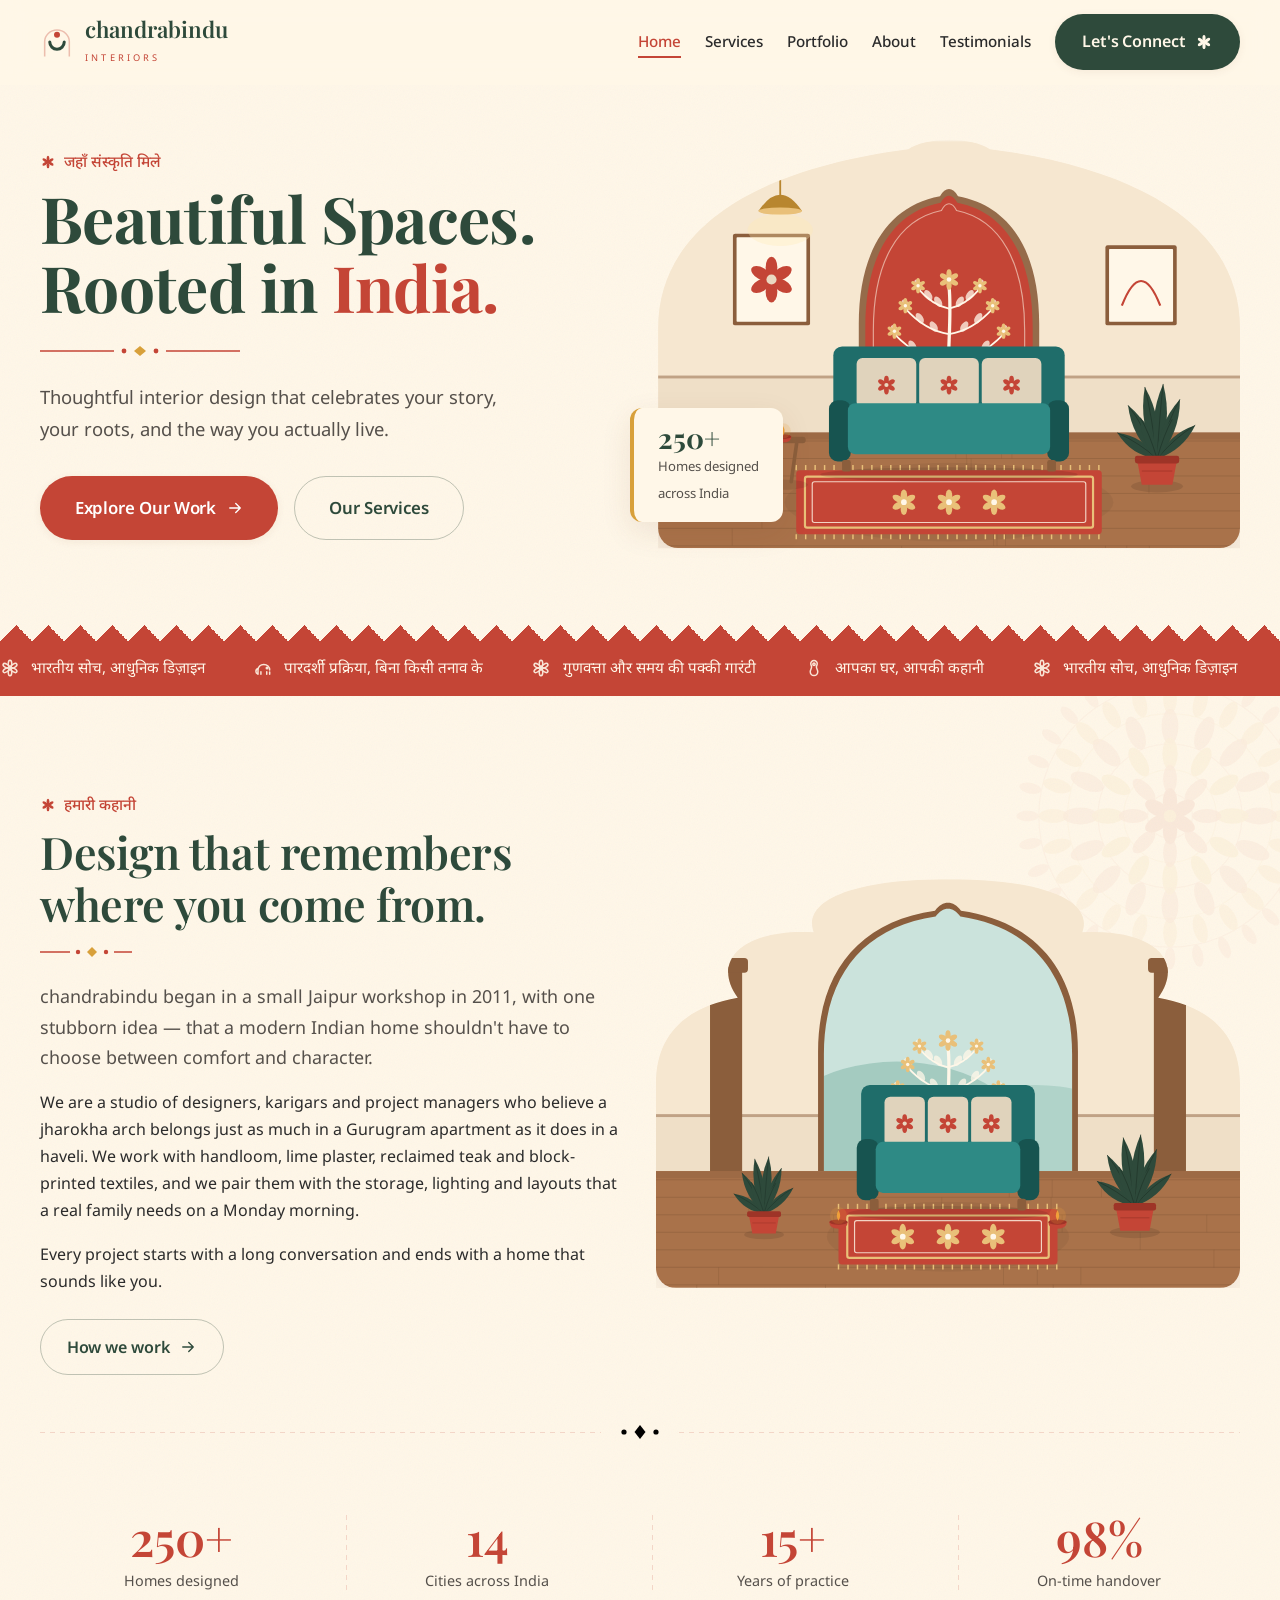
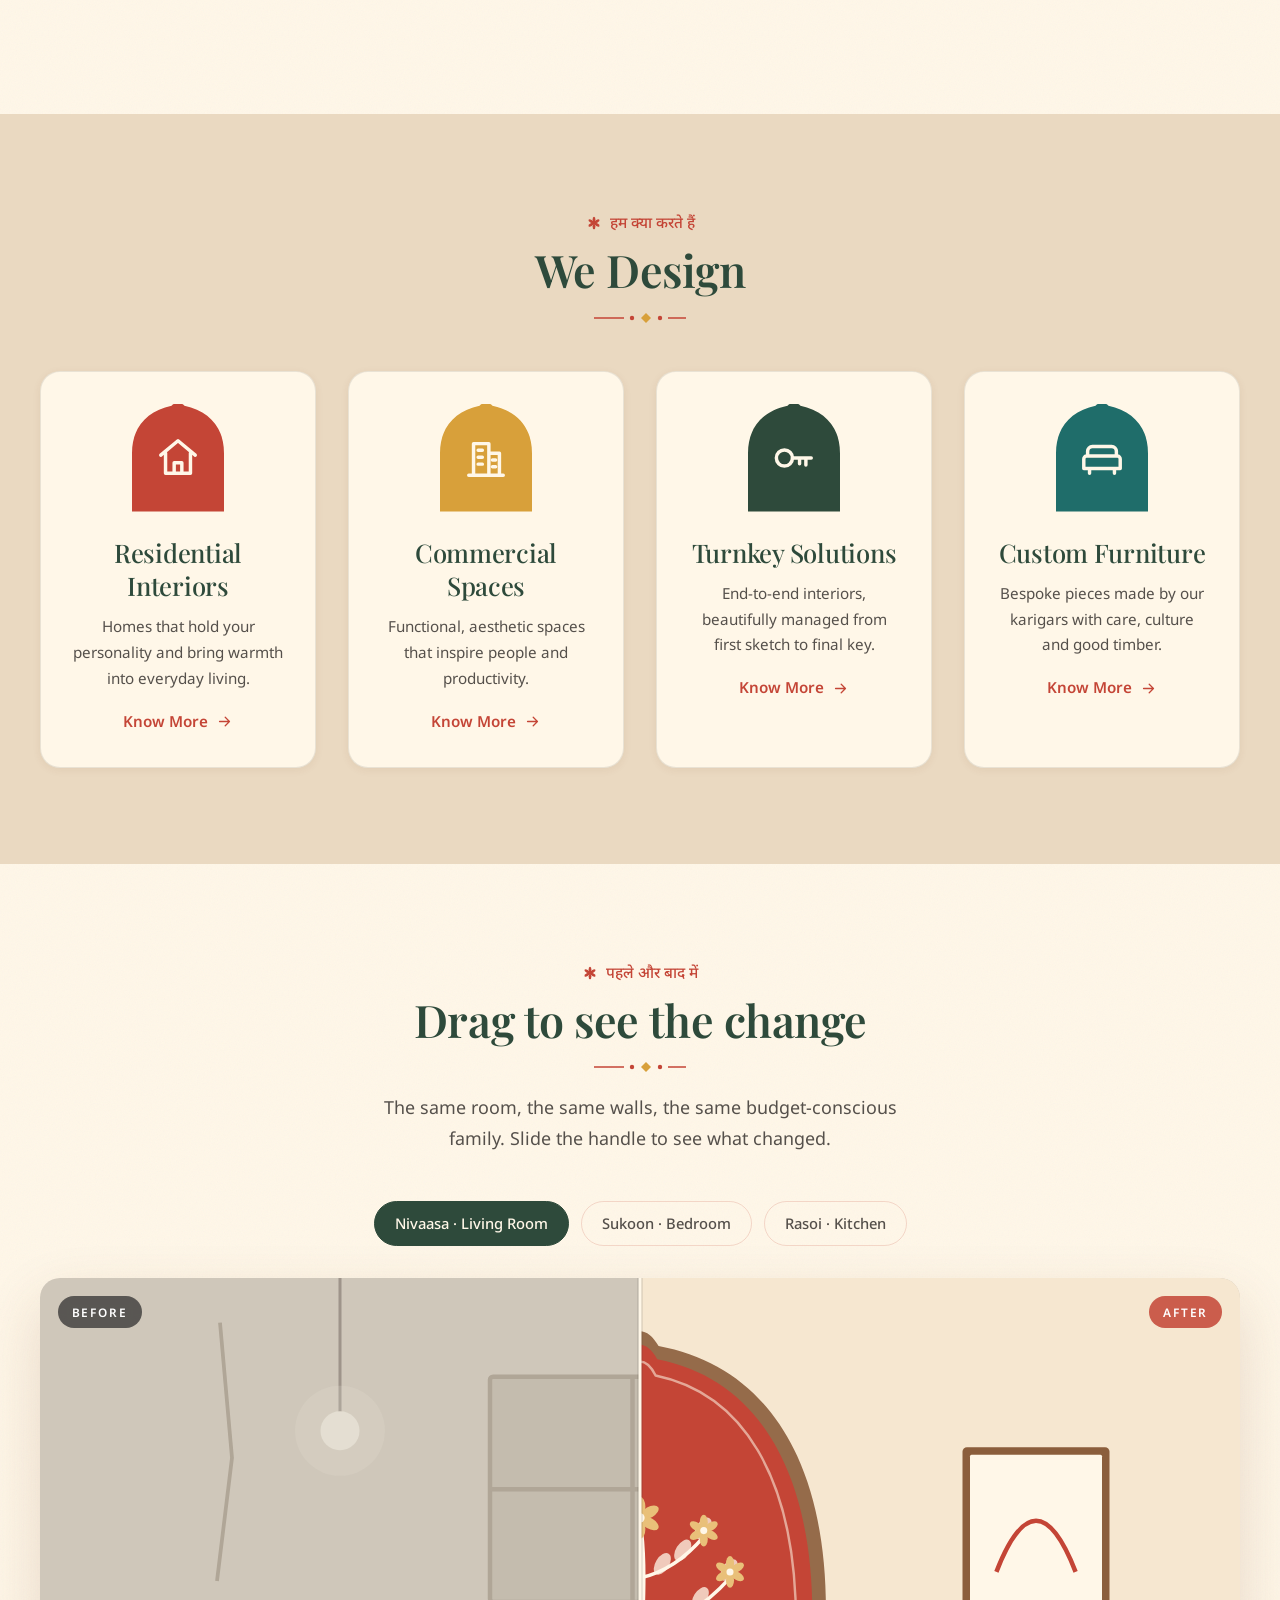
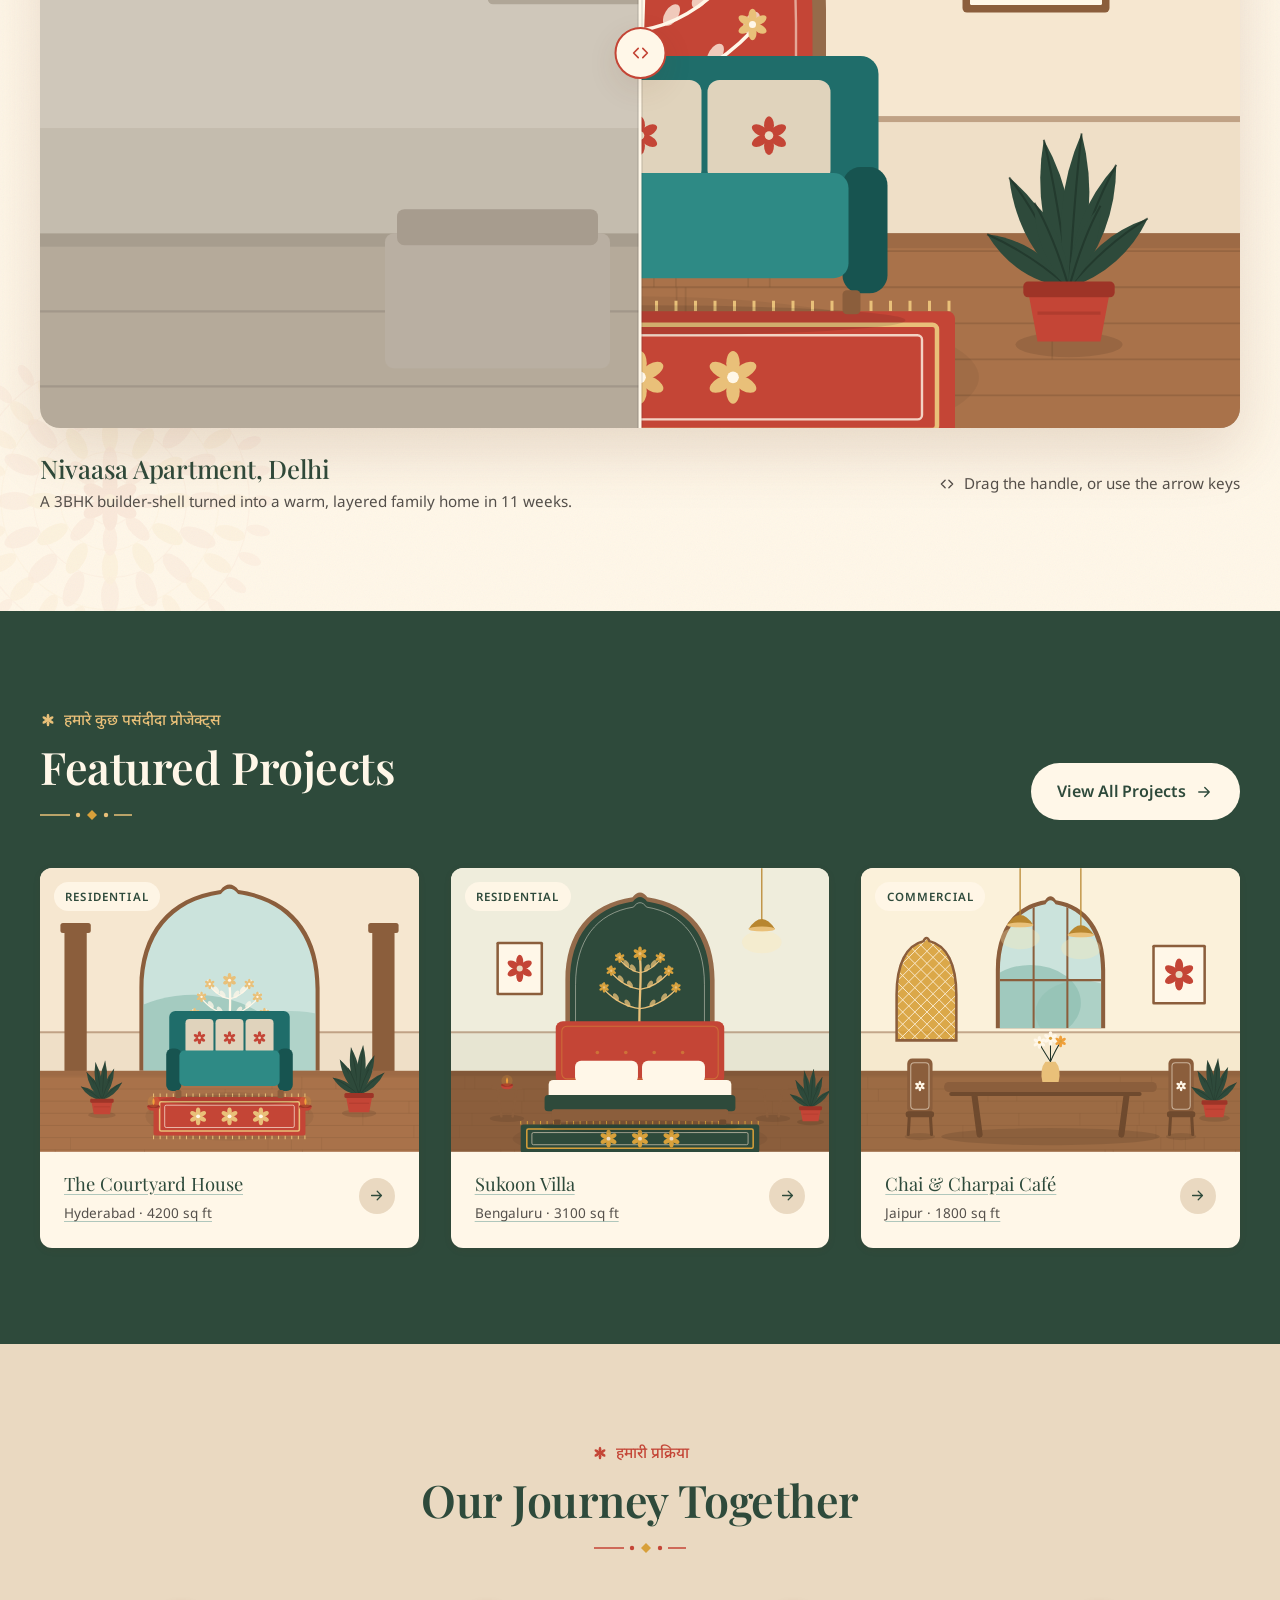
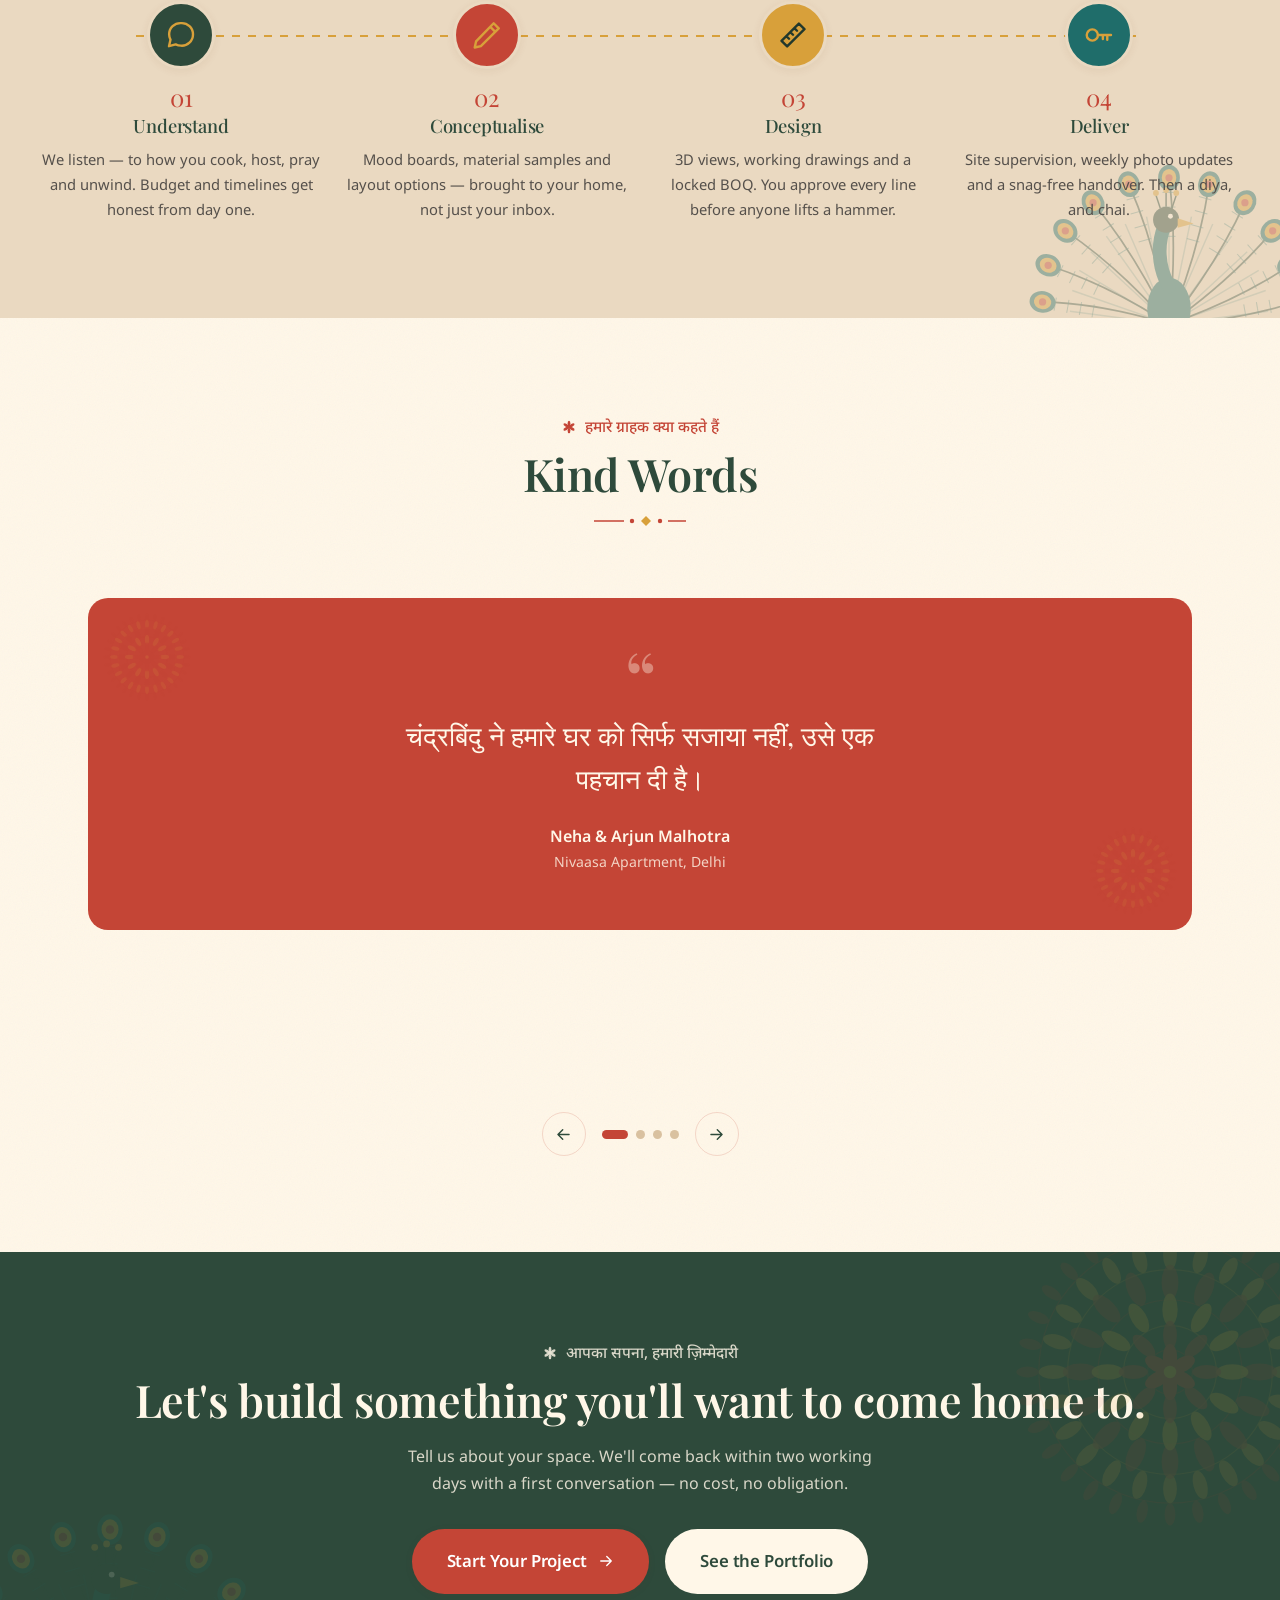
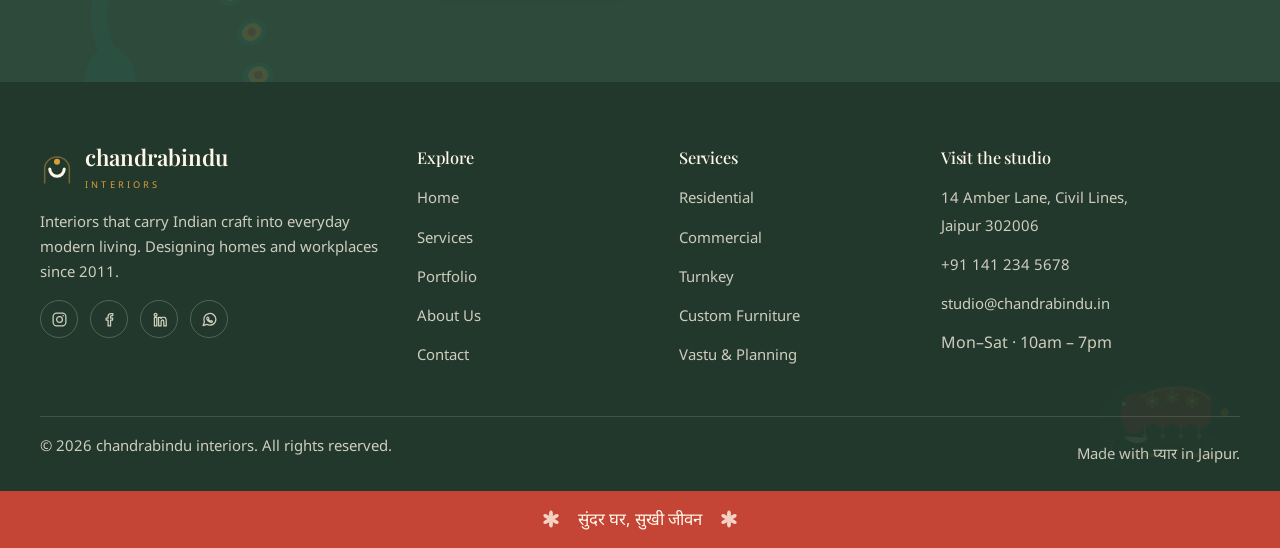
<file: index.html>
<!doctype html>
<html lang="en">
<head>
<meta charset="utf-8">
<meta name="viewport" content="width=device-width, initial-scale=1">
<title>chandrabindu interiors — Beautiful Spaces, Rooted in India</title>
<meta name="description" content="chandrabindu interiors designs homes and commercial spaces that celebrate Indian craft, colour and warmth. Residential, commercial, turnkey and custom furniture across India.">
<link rel="preconnect" href="https://fonts.googleapis.com">
<link rel="preconnect" href="https://fonts.gstatic.com" crossorigin>
<link href="https://fonts.googleapis.com/css2?family=Playfair+Display:wght@400;500;600;700&family=Noto+Sans+Devanagari:wght@400;500;600&family=Noto+Sans:wght@400;500;600;700&display=swap" rel="stylesheet">
<link rel="stylesheet" href="css/style.css">
<link rel="icon" href="assets/img/favicon.svg" type="image/svg+xml">
</head>
<body>

<!-- ===================== Shared sprite: arch clip-paths + icons ===================== -->
<svg aria-hidden="true" focusable="false" style="position:absolute;width:0;height:0;overflow:hidden">
  <defs>
    <!-- Jharokha arch, normalised so one path masks any element size -->
    <clipPath id="archClip" clipPathUnits="objectBoundingBox">
      <path d="M0,1 L0,.46 C0,.22 .16,.07 .43,.02 C.46,-.01 .54,-.01 .57,.02 C.84,.07 1,.22 1,.46 L1,1 Z"/>
    </clipPath>
    <clipPath id="archClipCusped" clipPathUnits="objectBoundingBox">
      <path d="M0,1 L0,.5 C0,.37 .06,.31 .14,.29 C.09,.19 .16,.12 .27,.13 C.25,.05 .34,0 .5,0 C.66,0 .75,.05 .73,.13 C.84,.12 .91,.19 .86,.29 C.94,.31 1,.37 1,.5 L1,1 Z"/>
    </clipPath>
  </defs>
  <symbol id="i-arrow-right" viewBox="0 0 24 24"><path d="M5 12h14M13 6l6 6-6 6"/></symbol>
  <symbol id="i-arrow-left" viewBox="0 0 24 24"><path d="M19 12H5M11 18l-6-6 6-6"/></symbol>
  <symbol id="i-check" viewBox="0 0 24 24"><path d="M20 6L9 17l-5-5"/></symbol>
  <symbol id="i-check-circle" viewBox="0 0 24 24"><circle cx="12" cy="12" r="9.5"/><path d="M8 12.2l2.8 2.8L16 9.5"/></symbol>
  <symbol id="i-menu" viewBox="0 0 24 24"><path d="M3 7h18M3 12h18M3 17h18"/></symbol>
  <symbol id="i-close" viewBox="0 0 24 24"><path d="M18 6L6 18M6 6l12 12"/></symbol>
  <symbol id="i-plus" viewBox="0 0 24 24"><path d="M12 5v14M5 12h14"/></symbol>
  <symbol id="i-drag" viewBox="0 0 24 24"><path d="M9.5 7l-5 5 5 5M14.5 7l5 5-5 5"/></symbol>
  <symbol id="i-home" viewBox="0 0 24 24"><path d="M3 10.5L12 3l9 7.5M5.5 9.4V20h13V9.4M10 20v-5.5h4V20"/></symbol>
  <symbol id="i-sofa" viewBox="0 0 24 24"><path d="M4.5 11V8.5A2.5 2.5 0 017 6h10a2.5 2.5 0 012.5 2.5V11M2.5 12.5A1.5 1.5 0 014 11h16a1.5 1.5 0 011.5 1.5V17.5h-19zM5.5 17.5V20M18.5 17.5V20"/></symbol>
  <symbol id="i-cube" viewBox="0 0 24 24"><path d="M12 2.6l8.5 4.7v9.4L12 21.4l-8.5-4.7V7.3zM12 12l8.5-4.7M12 12v9.4M12 12L3.5 7.3"/></symbol>
  <symbol id="i-chair" viewBox="0 0 24 24"><path d="M7 3.5h10v8H7zM7 11.5L5.5 20.5M17 11.5l1.5 9M4.5 15h15"/></symbol>
  <symbol id="i-kitchen" viewBox="0 0 24 24"><path d="M4 3.5h16v7H4zM4 13.5h16v7H4zM12 5.6v2.8M12 15.6v2.8"/></symbol>
  <symbol id="i-compass" viewBox="0 0 24 24"><circle cx="12" cy="12" r="9.2"/><path d="M15.6 8.4l-2.4 6.8-6.8 2.4 2.4-6.8z"/></symbol>
  <symbol id="i-palette" viewBox="0 0 24 24"><path d="M12 3a9 9 0 000 18c1.1 0 1.9-.9 1.9-1.9 0-.5-.2-.9-.5-1.2-.3-.4-.5-.8-.5-1.3 0-1 .8-1.8 1.8-1.8h1.4A5 5 0 0021 9.9C21 6 17 3 12 3z"/><circle cx="7.6" cy="11.6" r=".9"/><circle cx="10.4" cy="7.9" r=".9"/><circle cx="15" cy="8.4" r=".9"/></symbol>
  <symbol id="i-tools" viewBox="0 0 24 24"><path d="M14.4 6.9l3-3 3.7 3.7-3 3zM14.4 6.9l-9.6 9.6v3.1h3.1l9.6-9.6"/></symbol>
  <symbol id="i-chat" viewBox="0 0 24 24"><path d="M21 11.6a8.4 8.4 0 01-9 8.4 8.9 8.9 0 01-4-1L3 20.4l1.1-4.9a8.4 8.4 0 01-1-4A8.4 8.4 0 0112 3.1a8.4 8.4 0 019 8.5z"/></symbol>
  <symbol id="i-pencil" viewBox="0 0 24 24"><path d="M17 3.2l3.8 3.8L7.4 20.4l-4.6 1 1-4.6zM14.4 5.8l3.8 3.8"/></symbol>
  <symbol id="i-ruler" viewBox="0 0 24 24"><path d="M3.4 16.4l13-13 4.2 4.2-13 13zM7 12.8l2 2M10 9.8l2 2M13 6.8l2 2"/></symbol>
  <symbol id="i-key" viewBox="0 0 24 24"><circle cx="7" cy="12" r="4.2"/><path d="M11.2 12H21M18.2 12v3.6M14.9 12v3"/></symbol>
  <symbol id="i-building" viewBox="0 0 24 24"><path d="M3 21h18M5.5 21V4.5h8V21M13.5 9.5H19V21M7.9 8h2.2M7.9 11.6h2.2M7.9 15.2h2.2M15.4 13h1.6M15.4 16.6h1.6"/></symbol>
  <symbol id="i-phone" viewBox="0 0 24 24"><path d="M21.5 16.9v3a2 2 0 01-2.2 2 19.8 19.8 0 01-8.6-3.1 19.4 19.4 0 01-6-6A19.8 19.8 0 011.6 4.2 2 2 0 013.6 2h3a2 2 0 012 1.7c.1 1 .4 1.9.7 2.8a2 2 0 01-.5 2.1L7.6 9.9a16 16 0 006 6l1.3-1.3a2 2 0 012.1-.5c.9.4 1.8.6 2.8.7a2 2 0 011.7 2z"/></symbol>
  <symbol id="i-mail" viewBox="0 0 24 24"><rect x="2.5" y="5" width="19" height="14" rx="2"/><path d="M2.9 6.3l9.1 6.6 9.1-6.6"/></symbol>
  <symbol id="i-pin" viewBox="0 0 24 24"><path d="M20 10.2c0 6-8 11.8-8 11.8s-8-5.8-8-11.8a8 8 0 1116 0z"/><circle cx="12" cy="10" r="3"/></symbol>
  <symbol id="i-clock" viewBox="0 0 24 24"><circle cx="12" cy="12" r="9.2"/><path d="M12 6.8V12l3.5 2.1"/></symbol>
  <symbol id="i-instagram" viewBox="0 0 24 24"><rect x="3" y="3" width="18" height="18" rx="5"/><circle cx="12" cy="12" r="4.1"/><path d="M17.2 6.8h.01" stroke-width="2.2"/></symbol>
  <symbol id="i-facebook" viewBox="0 0 24 24"><path d="M13.5 21v-8h2.7l.4-3.1h-3.1V7.9c0-.9.25-1.4 1.55-1.4H16.7V3.7c-.3-.04-1.3-.13-2.5-.13-2.5 0-4.2 1.5-4.2 4.3v2.1H7.3V13h2.7v8z"/></symbol>
  <symbol id="i-linkedin" viewBox="0 0 24 24"><path d="M4.8 8.9h3.4V21H4.8zM6.5 3.4a2 2 0 110 4 2 2 0 010-4zM10.6 8.9H14v1.65h.05a3.7 3.7 0 013.3-1.8c3.5 0 4.15 2.3 4.15 5.3V21h-3.4v-5.35c0-1.3-.02-2.95-1.8-2.95s-2.07 1.4-2.07 2.85V21h-3.4z"/></symbol>
  <symbol id="i-whatsapp" viewBox="0 0 24 24"><path d="M21 11.5a8.5 8.5 0 01-12.8 7.3L3 20.5l1.8-5A8.5 8.5 0 1121 11.5z"/><path d="M8.8 9.2c.2-.5.4-.5.6-.5h.5c.2 0 .4 0 .6.5l.7 1.5c.1.2 0 .4-.1.5l-.4.5c-.1.2-.2.3-.1.5.4.8 1.3 1.6 2.2 2 .2.1.4 0 .5-.1l.5-.5c.2-.2.3-.2.5-.1l1.4.8c.2.1.3.2.3.4 0 .2-.1.7-.3.9-.3.3-.9.6-1.4.6-1.4 0-3.3-1.2-4.4-2.3-1-1.1-1.7-2.3-1.7-3.2 0-.6.2-1.1.6-1.5z"/></symbol>
  <symbol id="i-lotus" viewBox="0 0 24 24"><g transform="translate(12,12)">
    <ellipse cx="0" cy="-5.2" rx="2.1" ry="4.2"/>
    <ellipse cx="0" cy="-5.2" rx="2.1" ry="4.2" transform="rotate(60)"/>
    <ellipse cx="0" cy="-5.2" rx="2.1" ry="4.2" transform="rotate(120)"/>
    <ellipse cx="0" cy="-5.2" rx="2.1" ry="4.2" transform="rotate(180)"/>
    <ellipse cx="0" cy="-5.2" rx="2.1" ry="4.2" transform="rotate(240)"/>
    <ellipse cx="0" cy="-5.2" rx="2.1" ry="4.2" transform="rotate(300)"/>
    <circle r="2"/></g></symbol>
  <symbol id="i-elephant" viewBox="0 0 24 24"><path d="M20 14.5c0-4-3-6.8-7-6.8s-7 2.8-7 6.8v5M6 12.5c-1.6.4-2.5 1.8-2.5 3.4 0 1.4.8 2.6 1.8 3.1M9.5 19.5v-3M16.5 19.5v-3M20 19.5v-2.6"/><circle cx="16.8" cy="12" r=".9"/></symbol>
  <symbol id="i-peacock" viewBox="0 0 24 24"><path d="M12 21c-2.6 0-4.5-2.1-4.5-4.6 0-2.2 1.6-3.6 1.6-5.6 0-1.5-1-2.3-1-3.8A3.9 3.9 0 0112 3a3.9 3.9 0 013.9 4c0 1.5-1 2.3-1 3.8 0 2 1.6 3.4 1.6 5.6 0 2.5-1.9 4.6-4.5 4.6z"/><circle cx="12" cy="7.5" r="1.4"/></symbol>
</svg>

<!-- ===================== Header ===================== -->
<header class="header" id="header">
  <div class="wrap">
    <nav class="nav" aria-label="Main">
      <a class="brand" href="index.html">
        <!-- Jharokha arch cradling the chandrabindu glyph: crescent + bindu -->
        <svg viewBox="0 0 40 40" aria-hidden="true">
          <path d="M5.5 37V19.5C5.5 12 11.9 6 20 6s14.5 6 14.5 13.5V37" fill="none" stroke="#C44536" stroke-width="1.8" opacity=".32"/>
          <path d="M11.5 20a8.5 8.5 0 0017 0" fill="none" stroke="#2E4A3B" stroke-width="3.6" stroke-linecap="round"/>
          <circle cx="20" cy="11.5" r="3.5" fill="#C44536"/>
        </svg>
        <span>
          <span class="brand__name">chandrabindu</span>
          <span class="brand__sub">Interiors</span>
        </span>
      </a>

      <ul class="nav__links" id="navLinks">
        <li><a href="index.html" aria-current="page">Home</a></li>
        <li><a href="services.html">Services</a></li>
        <li><a href="portfolio.html">Portfolio</a></li>
        <li><a href="index.html#about">About</a></li>
        <li><a href="index.html#testimonials">Testimonials</a></li>
        <li><a class="btn btn--forest" href="contact.html">Let's Connect
          <svg class="icon icon--solid" aria-hidden="true"><use href="#i-lotus"/></svg></a></li>
      </ul>

      <button class="nav__toggle" id="navToggle" aria-expanded="false" aria-controls="navLinks" aria-label="Menu">
        <svg class="icon icon-open" aria-hidden="true"><use href="#i-menu"/></svg>
        <svg class="icon icon-close" aria-hidden="true"><use href="#i-close"/></svg>
      </button>
    </nav>
  </div>
</header>

<main>

<!-- ===================== Hero ===================== -->
<section class="hero">
  <div class="wrap">
    <div class="hero__inner">
      <div class="hero__copy">
        <p class="kicker">
          <svg class="icon icon--solid" aria-hidden="true"><use href="#i-lotus"/></svg>
          <span class="hi" lang="hi">जहाँ संस्कृति मिले</span>
        </p>
        <h1 class="hero__title">Beautiful Spaces.<br>Rooted in <span class="accent">India.</span></h1>
        <svg class="flourish hero__rule" viewBox="0 0 200 10" aria-hidden="true">
          <path class="f-line" d="M0 5h74"/><circle class="f-dot" cx="84" cy="5" r="2.4"/>
          <path class="f-gem" d="M100 0l6 5-6 5-6-5z"/><circle class="f-dot" cx="116" cy="5" r="2.4"/>
          <path class="f-line" d="M126 5h74"/>
        </svg>
        <p class="hero__lede">Thoughtful interior design that celebrates your story, your roots, and the way you actually live.</p>
        <div class="hero__cta">
          <a class="btn btn--primary btn--lg" href="portfolio.html">Explore Our Work
            <svg class="icon" aria-hidden="true"><use href="#i-arrow-right"/></svg></a>
          <a class="btn btn--ghost btn--lg" href="services.html">Our Services</a>
        </div>
      </div>

      <div class="hero__art">
        <div class="hero__frame arch">
          <img src="assets/img/room-living.svg" alt="A living room with a carved jharokha arch, tree-of-life mural, teal sofa and patterned dhurrie" width="800" height="560">
        </div>
        <div class="hero__badge">
          <div>
            <strong data-count="250" data-suffix="+">0</strong>
            <span>Homes designed<br>across India</span>
          </div>
        </div>
      </div>
    </div>
  </div>
  <div class="temple-band" aria-hidden="true"></div>
</section>

<!-- ===================== Trust marquee ===================== -->
<div class="marquee" aria-hidden="true">
  <div class="marquee__track">
    <span class="marquee__item"><svg class="icon" aria-hidden="true"><use href="#i-lotus"/></svg> <span class="hi" lang="hi">भारतीय सोच, आधुनिक डिज़ाइन</span></span>
    <span class="marquee__item"><svg class="icon" aria-hidden="true"><use href="#i-elephant"/></svg> <span class="hi" lang="hi">पारदर्शी प्रक्रिया, बिना किसी तनाव के</span></span>
    <span class="marquee__item"><svg class="icon" aria-hidden="true"><use href="#i-lotus"/></svg> <span class="hi" lang="hi">गुणवत्ता और समय की पक्की गारंटी</span></span>
    <span class="marquee__item"><svg class="icon" aria-hidden="true"><use href="#i-peacock"/></svg> <span class="hi" lang="hi">आपका घर, आपकी कहानी</span></span>
    <span class="marquee__item"><svg class="icon" aria-hidden="true"><use href="#i-lotus"/></svg> <span class="hi" lang="hi">भारतीय सोच, आधुनिक डिज़ाइन</span></span>
    <span class="marquee__item"><svg class="icon" aria-hidden="true"><use href="#i-elephant"/></svg> <span class="hi" lang="hi">पारदर्शी प्रक्रिया, बिना किसी तनाव के</span></span>
    <span class="marquee__item"><svg class="icon" aria-hidden="true"><use href="#i-lotus"/></svg> <span class="hi" lang="hi">गुणवत्ता और समय की पक्की गारंटी</span></span>
    <span class="marquee__item"><svg class="icon" aria-hidden="true"><use href="#i-peacock"/></svg> <span class="hi" lang="hi">आपका घर, आपकी कहानी</span></span>
  </div>
</div>

<!-- ===================== About ===================== -->
<section class="section" id="about">
  <img class="motif-bg motif-bg--tr" src="assets/img/mandala.svg" alt="" aria-hidden="true">
  <div class="wrap">
    <div class="grid grid--2" style="align-items:center">
      <div class="reveal">
        <p class="kicker"><svg class="icon icon--solid" aria-hidden="true"><use href="#i-lotus"/></svg>
          <span class="hi" lang="hi">हमारी कहानी</span></p>
        <h2>Design that remembers where you come from.</h2>
        <svg class="flourish" viewBox="0 0 92 10" aria-hidden="true">
          <path class="f-line" d="M0 5h30"/><circle class="f-dot" cx="38" cy="5" r="2.2"/>
          <path class="f-gem" d="M52 0l5 5-5 5-5-5z"/><circle class="f-dot" cx="66" cy="5" r="2.2"/>
          <path class="f-line" d="M74 5h18"/>
        </svg>
        <p class="lede" style="margin-top:1.5rem">chandrabindu began in a small Jaipur workshop in 2011, with one stubborn idea — that a modern Indian home shouldn't have to choose between comfort and character.</p>
        <p>We are a studio of designers, karigars and project managers who believe a jharokha arch belongs just as much in a Gurugram apartment as it does in a haveli. We work with handloom, lime plaster, reclaimed teak and block-printed textiles, and we pair them with the storage, lighting and layouts that a real family needs on a Monday morning.</p>
        <p>Every project starts with a long conversation and ends with a home that sounds like you.</p>
        <a class="btn btn--ghost" href="services.html" style="margin-top:.5rem">How we work
          <svg class="icon" aria-hidden="true"><use href="#i-arrow-right"/></svg></a>
      </div>

      <div class="reveal" data-delay="2">
        <div class="hero__frame arch-cusp" style="box-shadow:var(--shadow-md)">
          <img src="assets/img/room-courtyard.svg" alt="A courtyard-facing sitting room framed by carved columns and a jali screen" width="800" height="560">
        </div>
      </div>
    </div>

    <div class="divider" aria-hidden="true">
      <svg viewBox="0 0 46 18"><path class="f-gem" d="M23 2l5.5 7-5.5 7-5.5-7z"/><circle class="f-dot" cx="7" cy="9" r="2.6"/><circle class="f-dot" cx="39" cy="9" r="2.6"/></svg>
    </div>

    <div class="stats reveal">
      <div class="stat"><div class="stat__num" data-count="250" data-suffix="+">0</div><div class="stat__label">Homes designed</div></div>
      <div class="stat"><div class="stat__num" data-count="14" data-suffix="">0</div><div class="stat__label">Cities across India</div></div>
      <div class="stat"><div class="stat__num" data-count="15" data-suffix="+">0</div><div class="stat__label">Years of practice</div></div>
      <div class="stat"><div class="stat__num" data-count="98" data-suffix="%">0</div><div class="stat__label">On-time handover</div></div>
    </div>
  </div>
</section>

<!-- ===================== Services preview ===================== -->
<section class="section section--sand">
  <div class="wrap">
    <div class="section-head section-head--center">
      <p class="kicker kicker--center"><svg class="icon icon--solid" aria-hidden="true"><use href="#i-lotus"/></svg>
        <span class="hi" lang="hi">हम क्या करते हैं</span></p>
      <h2>We Design</h2>
      <svg class="flourish" viewBox="0 0 92 10" aria-hidden="true">
        <path class="f-line" d="M0 5h30"/><circle class="f-dot" cx="38" cy="5" r="2.2"/>
        <path class="f-gem" d="M52 0l5 5-5 5-5-5z"/><circle class="f-dot" cx="66" cy="5" r="2.2"/>
        <path class="f-line" d="M74 5h18"/>
      </svg>
    </div>

    <div class="grid grid--4">
      <article class="card service-card reveal">
        <div class="service-card__icon"><svg class="icon" aria-hidden="true"><use href="#i-home"/></svg></div>
        <h3>Residential Interiors</h3>
        <p>Homes that hold your personality and bring warmth into everyday living.</p>
        <a class="link-arrow" href="services.html#residential">Know More <svg class="icon" aria-hidden="true"><use href="#i-arrow-right"/></svg></a>
      </article>

      <article class="card service-card reveal" data-delay="1">
        <div class="service-card__icon"><svg class="icon" aria-hidden="true"><use href="#i-building"/></svg></div>
        <h3>Commercial Spaces</h3>
        <p>Functional, aesthetic spaces that inspire people and productivity.</p>
        <a class="link-arrow" href="services.html#commercial">Know More <svg class="icon" aria-hidden="true"><use href="#i-arrow-right"/></svg></a>
      </article>

      <article class="card service-card reveal" data-delay="2">
        <div class="service-card__icon"><svg class="icon" aria-hidden="true"><use href="#i-key"/></svg></div>
        <h3>Turnkey Solutions</h3>
        <p>End-to-end interiors, beautifully managed from first sketch to final key.</p>
        <a class="link-arrow" href="services.html#turnkey">Know More <svg class="icon" aria-hidden="true"><use href="#i-arrow-right"/></svg></a>
      </article>

      <article class="card service-card reveal" data-delay="3">
        <div class="service-card__icon"><svg class="icon" aria-hidden="true"><use href="#i-sofa"/></svg></div>
        <h3>Custom Furniture</h3>
        <p>Bespoke pieces made by our karigars with care, culture and good timber.</p>
        <a class="link-arrow" href="services.html#furniture">Know More <svg class="icon" aria-hidden="true"><use href="#i-arrow-right"/></svg></a>
      </article>
    </div>
  </div>
</section>

<!-- ===================== Before / After ===================== -->
<section class="section" id="transformations">
  <img class="motif-bg motif-bg--bl" src="assets/img/mandala.svg" alt="" aria-hidden="true">
  <div class="wrap">
    <div class="section-head section-head--center">
      <p class="kicker kicker--center"><svg class="icon icon--solid" aria-hidden="true"><use href="#i-lotus"/></svg>
        <span class="hi" lang="hi">पहले और बाद में</span></p>
      <h2>Drag to see the change</h2>
      <svg class="flourish" viewBox="0 0 92 10" aria-hidden="true">
        <path class="f-line" d="M0 5h30"/><circle class="f-dot" cx="38" cy="5" r="2.2"/>
        <path class="f-gem" d="M52 0l5 5-5 5-5-5z"/><circle class="f-dot" cx="66" cy="5" r="2.2"/>
        <path class="f-line" d="M74 5h18"/>
      </svg>
      <p class="lede" style="margin-top:1.25rem">The same room, the same walls, the same budget-conscious family. Slide the handle to see what changed.</p>
    </div>

    <div class="ba-tabs" role="tablist" aria-label="Choose a transformation">
      <button class="ba-tab" role="tab" aria-selected="true"  data-ba="0">Nivaasa · Living Room</button>
      <button class="ba-tab" role="tab" aria-selected="false" data-ba="1">Sukoon · Bedroom</button>
      <button class="ba-tab" role="tab" aria-selected="false" data-ba="2">Rasoi · Kitchen</button>
    </div>

    <div class="ba reveal" id="baStage">
      <div class="ba__layer">
        <img id="baBefore" src="assets/img/before-living.svg" alt="The living room before renovation: bare grey walls and a single hanging bulb" width="800" height="560">
      </div>
      <div class="ba__layer ba__layer--after">
        <img id="baAfter" src="assets/img/after-living.svg" alt="The same living room after renovation: arch mural, teal sofa, dhurrie and warm lighting" width="800" height="560">
      </div>
      <span class="ba__tag ba__tag--before">Before</span>
      <span class="ba__tag ba__tag--after">After</span>
      <input class="ba__range" id="baRange" type="range" min="0" max="100" value="50" step="0.1"
             aria-label="Reveal the finished room" >
      <div class="ba__divider">
        <div class="ba__knob"><svg class="icon" aria-hidden="true"><use href="#i-drag"/></svg></div>
      </div>
    </div>

    <div class="ba-caption">
      <div>
        <h3 id="baTitle">Nivaasa Apartment, Delhi</h3>
        <p id="baDesc">A 3BHK builder-shell turned into a warm, layered family home in 11 weeks.</p>
      </div>
      <p class="ba-hint"><svg class="icon" aria-hidden="true"><use href="#i-drag"/></svg> Drag the handle, or use the arrow keys</p>
    </div>
  </div>
</section>

<!-- ===================== Featured projects ===================== -->
<section class="section section--forest">
  <div class="wrap">
    <div class="section-head" style="display:flex;justify-content:space-between;align-items:flex-end;gap:2rem;flex-wrap:wrap;max-width:none">
      <div>
        <p class="kicker"><svg class="icon icon--solid" aria-hidden="true"><use href="#i-lotus"/></svg>
          <span class="hi" lang="hi">हमारे कुछ पसंदीदा प्रोजेक्ट्स</span></p>
        <h2>Featured Projects</h2>
        <svg class="flourish" viewBox="0 0 92 10" aria-hidden="true">
          <path class="f-line" d="M0 5h30"/><circle class="f-dot" cx="38" cy="5" r="2.2"/>
          <path class="f-gem" d="M52 0l5 5-5 5-5-5z"/><circle class="f-dot" cx="66" cy="5" r="2.2"/>
          <path class="f-line" d="M74 5h18"/>
        </svg>
      </div>
      <a class="btn btn--cream" href="portfolio.html">View All Projects
        <svg class="icon" aria-hidden="true"><use href="#i-arrow-right"/></svg></a>
    </div>

    <div class="grid grid--3">
      <a class="project reveal" href="portfolio.html#courtyard-house">
        <div class="project__media">
          <img src="assets/img/room-courtyard.svg" alt="The Courtyard House — a sitting room opening onto a green courtyard" width="800" height="560">
          <span class="project__badge">Residential</span>
        </div>
        <div class="project__body">
          <div><p class="project__title">The Courtyard House</p><p class="project__meta">Hyderabad · 4200 sq ft</p></div>
          <span class="project__go"><svg class="icon" aria-hidden="true"><use href="#i-arrow-right"/></svg></span>
        </div>
      </a>

      <a class="project reveal" data-delay="1" href="portfolio.html#sukoon-villa">
        <div class="project__media">
          <img src="assets/img/room-bedroom.svg" alt="Sukoon Villa — a bedroom with a deep green arch mural behind the bed" width="800" height="560">
          <span class="project__badge">Residential</span>
        </div>
        <div class="project__body">
          <div><p class="project__title">Sukoon Villa</p><p class="project__meta">Bengaluru · 3100 sq ft</p></div>
          <span class="project__go"><svg class="icon" aria-hidden="true"><use href="#i-arrow-right"/></svg></span>
        </div>
      </a>

      <a class="project reveal" data-delay="2" href="portfolio.html#chai-charpai">
        <div class="project__media">
          <img src="assets/img/room-dining.svg" alt="Chai &amp; Charpai Café — a long shared table under arched windows" width="800" height="560">
          <span class="project__badge">Commercial</span>
        </div>
        <div class="project__body">
          <div><p class="project__title">Chai &amp; Charpai Café</p><p class="project__meta">Jaipur · 1800 sq ft</p></div>
          <span class="project__go"><svg class="icon" aria-hidden="true"><use href="#i-arrow-right"/></svg></span>
        </div>
      </a>
    </div>
  </div>
</section>

<!-- ===================== Process ===================== -->
<section class="section section--sand" id="process">
  <img class="motif-peacock" src="assets/img/peacock.svg" alt="" aria-hidden="true" width="300" height="300">
  <div class="wrap">
    <div class="section-head section-head--center">
      <p class="kicker kicker--center"><svg class="icon icon--solid" aria-hidden="true"><use href="#i-lotus"/></svg>
        <span class="hi" lang="hi">हमारी प्रक्रिया</span></p>
      <h2>Our Journey Together</h2>
      <svg class="flourish" viewBox="0 0 92 10" aria-hidden="true">
        <path class="f-line" d="M0 5h30"/><circle class="f-dot" cx="38" cy="5" r="2.2"/>
        <path class="f-gem" d="M52 0l5 5-5 5-5-5z"/><circle class="f-dot" cx="66" cy="5" r="2.2"/>
        <path class="f-line" d="M74 5h18"/>
      </svg>
    </div>

    <div class="process">
      <div class="step reveal">
        <div class="step__medal"><svg class="icon" aria-hidden="true"><use href="#i-chat"/></svg></div>
        <div class="step__num">01</div><h4>Understand</h4>
        <p>We listen — to how you cook, host, pray and unwind. Budget and timelines get honest from day one.</p>
      </div>
      <div class="step reveal" data-delay="1">
        <div class="step__medal"><svg class="icon" aria-hidden="true"><use href="#i-pencil"/></svg></div>
        <div class="step__num">02</div><h4>Conceptualise</h4>
        <p>Mood boards, material samples and layout options — brought to your home, not just your inbox.</p>
      </div>
      <div class="step reveal" data-delay="2">
        <div class="step__medal"><svg class="icon" aria-hidden="true"><use href="#i-ruler"/></svg></div>
        <div class="step__num">03</div><h4>Design</h4>
        <p>3D views, working drawings and a locked BOQ. You approve every line before anyone lifts a hammer.</p>
      </div>
      <div class="step reveal" data-delay="3">
        <div class="step__medal"><svg class="icon" aria-hidden="true"><use href="#i-key"/></svg></div>
        <div class="step__num">04</div><h4>Deliver</h4>
        <p>Site supervision, weekly photo updates and a snag-free handover. Then a diya, and chai.</p>
      </div>
    </div>
  </div>
</section>

<!-- ===================== Testimonials ===================== -->
<section class="section" id="testimonials">
  <div class="wrap">
    <div class="section-head section-head--center">
      <p class="kicker kicker--center"><svg class="icon icon--solid" aria-hidden="true"><use href="#i-lotus"/></svg>
        <span class="hi" lang="hi">हमारे ग्राहक क्या कहते हैं</span></p>
      <h2>Kind Words</h2>
      <svg class="flourish" viewBox="0 0 92 10" aria-hidden="true">
        <path class="f-line" d="M0 5h30"/><circle class="f-dot" cx="38" cy="5" r="2.2"/>
        <path class="f-gem" d="M52 0l5 5-5 5-5-5z"/><circle class="f-dot" cx="66" cy="5" r="2.2"/>
        <path class="f-line" d="M74 5h18"/>
      </svg>
    </div>

    <div class="tst" id="tst">
      <div class="tst__viewport">
        <div class="tst__track" id="tstTrack">

          <div class="tst__slide"><blockquote class="tst__card">
            <img class="ornate-corner ornate-corner--tl" src="assets/img/mandala.svg" alt="" aria-hidden="true">
            <img class="ornate-corner ornate-corner--br" src="assets/img/mandala.svg" alt="" aria-hidden="true">
            <span class="tst__quote-mark" aria-hidden="true">&ldquo;</span>
            <p class="tst__text hi" lang="hi">चंद्रबिंदु ने हमारे घर को सिर्फ सजाया नहीं, उसे एक पहचान दी है।</p>
            <footer><div class="tst__author">Neha &amp; Arjun Malhotra</div><div class="tst__role">Nivaasa Apartment, Delhi</div></footer>
          </blockquote></div>

          <div class="tst__slide"><blockquote class="tst__card">
            <img class="ornate-corner ornate-corner--tl" src="assets/img/mandala.svg" alt="" aria-hidden="true">
            <img class="ornate-corner ornate-corner--br" src="assets/img/mandala.svg" alt="" aria-hidden="true">
            <span class="tst__quote-mark" aria-hidden="true">&ldquo;</span>
            <p class="tst__text">They understood that my mother needed a pooja corner and my daughter needed a reading nook — and somehow both got the best light in the house.</p>
            <footer><div class="tst__author">Shruti Iyer</div><div class="tst__role">Sukoon Villa, Bengaluru</div></footer>
          </blockquote></div>

          <div class="tst__slide"><blockquote class="tst__card">
            <img class="ornate-corner ornate-corner--tl" src="assets/img/mandala.svg" alt="" aria-hidden="true">
            <img class="ornate-corner ornate-corner--br" src="assets/img/mandala.svg" alt="" aria-hidden="true">
            <span class="tst__quote-mark" aria-hidden="true">&ldquo;</span>
            <p class="tst__text">Handover was four days early, the BOQ never moved, and the karigars cleaned up after themselves. In this industry, that is a miracle.</p>
            <footer><div class="tst__author">Rohit Deshpande</div><div class="tst__role">Ateliers Studio, Mumbai</div></footer>
          </blockquote></div>

          <div class="tst__slide"><blockquote class="tst__card">
            <img class="ornate-corner ornate-corner--tl" src="assets/img/mandala.svg" alt="" aria-hidden="true">
            <img class="ornate-corner ornate-corner--br" src="assets/img/mandala.svg" alt="" aria-hidden="true">
            <span class="tst__quote-mark" aria-hidden="true">&ldquo;</span>
            <p class="tst__text hi" lang="hi">हर हफ़्ते तस्वीरें आती रहीं, हर सवाल का जवाब मिला। घर बनवाना पहली बार तनाव-मुक्त रहा।</p>
            <footer><div class="tst__author">Kavita Reddy</div><div class="tst__role">The Courtyard House, Hyderabad</div></footer>
          </blockquote></div>

        </div>
      </div>

      <div class="tst__nav">
        <button class="tst__arrow" id="tstPrev" aria-label="Previous testimonial"><svg class="icon" aria-hidden="true"><use href="#i-arrow-left"/></svg></button>
        <div class="tst__dots" id="tstDots"></div>
        <button class="tst__arrow" id="tstNext" aria-label="Next testimonial"><svg class="icon" aria-hidden="true"><use href="#i-arrow-right"/></svg></button>
      </div>
    </div>
  </div>
</section>

<!-- ===================== CTA ===================== -->
<section class="cta-band">
  <img class="motif-bg motif-bg--tr" src="assets/img/mandala.svg" alt="" aria-hidden="true">
  <img class="motif-bg motif-bg--bl" src="assets/img/peacock.svg" alt="" aria-hidden="true">
  <div class="wrap">
    <p class="kicker kicker--center"><svg class="icon icon--solid" aria-hidden="true"><use href="#i-lotus"/></svg>
      <span class="hi" lang="hi">आपका सपना, हमारी ज़िम्मेदारी</span></p>
    <h2>Let's build something you'll want to come home to.</h2>
    <p>Tell us about your space. We'll come back within two working days with a first conversation — no cost, no obligation.</p>
    <div class="btn-row">
      <a class="btn btn--primary btn--lg" href="contact.html">Start Your Project
        <svg class="icon" aria-hidden="true"><use href="#i-arrow-right"/></svg></a>
      <a class="btn btn--cream btn--lg" href="portfolio.html">See the Portfolio</a>
    </div>
  </div>
</section>

</main>

<!-- ===================== Footer ===================== -->
<footer class="footer">
  <img class="motif-elephant" src="assets/img/elephant.svg" alt="" aria-hidden="true">
  <div class="wrap">
    <div class="footer__grid">
      <div>
        <a class="brand" href="index.html" style="margin-bottom:1rem">
          <svg viewBox="0 0 40 40" aria-hidden="true">
            <path d="M5.5 37V19.5C5.5 12 11.9 6 20 6s14.5 6 14.5 13.5V37" fill="none" stroke="#D8A03A" stroke-width="1.8" opacity=".45"/>
            <path d="M11.5 20a8.5 8.5 0 0017 0" fill="none" stroke="#FFF7E8" stroke-width="3.6" stroke-linecap="round"/>
            <circle cx="20" cy="11.5" r="3.5" fill="#D8A03A"/>
          </svg>
          <span><span class="brand__name">chandrabindu</span><span class="brand__sub">Interiors</span></span>
        </a>
        <p>Interiors that carry Indian craft into everyday modern living. Designing homes and workplaces since 2011.</p>
        <div class="footer__social">
          <a href="#" aria-label="Instagram"><svg class="icon" aria-hidden="true"><use href="#i-instagram"/></svg></a>
          <a href="#" aria-label="Facebook"><svg class="icon icon--solid" aria-hidden="true"><use href="#i-facebook"/></svg></a>
          <a href="#" aria-label="LinkedIn"><svg class="icon icon--solid" aria-hidden="true"><use href="#i-linkedin"/></svg></a>
          <a href="#" aria-label="WhatsApp"><svg class="icon" aria-hidden="true"><use href="#i-whatsapp"/></svg></a>
        </div>
      </div>

      <div>
        <h4>Explore</h4>
        <ul>
          <li><a href="index.html">Home</a></li>
          <li><a href="services.html">Services</a></li>
          <li><a href="portfolio.html">Portfolio</a></li>
          <li><a href="index.html#about">About Us</a></li>
          <li><a href="contact.html">Contact</a></li>
        </ul>
      </div>

      <div>
        <h4>Services</h4>
        <ul>
          <li><a href="services.html#residential">Residential</a></li>
          <li><a href="services.html#commercial">Commercial</a></li>
          <li><a href="services.html#turnkey">Turnkey</a></li>
          <li><a href="services.html#furniture">Custom Furniture</a></li>
          <li><a href="services.html#vastu">Vastu &amp; Planning</a></li>
        </ul>
      </div>

      <div>
        <h4>Visit the studio</h4>
        <ul>
          <li><a href="https://maps.google.com/?q=Civil+Lines+Jaipur" target="_blank" rel="noopener">14 Amber Lane, Civil Lines,<br>Jaipur 302006</a></li>
          <li><a href="tel:+911412345678">+91 141 234 5678</a></li>
          <li><a href="mailto:studio@chandrabindu.in">studio@chandrabindu.in</a></li>
          <li>Mon–Sat · 10am – 7pm</li>
        </ul>
      </div>
    </div>

    <div class="footer__bar">
      <p>© 2026 chandrabindu interiors. All rights reserved.</p>
      <p>Made with <span class="hi" lang="hi">प्यार</span> in Jaipur.</p>
    </div>
  </div>
  <div class="footer__tagline">
    <svg class="icon icon--solid" aria-hidden="true"><use href="#i-lotus"/></svg>
    <span class="hi" lang="hi">सुंदर घर, सुखी जीवन</span>
    <svg class="icon icon--solid" aria-hidden="true"><use href="#i-lotus"/></svg>
  </div>
</footer>

<script src="js/main.js"></script>
</body>
</html>
</file>
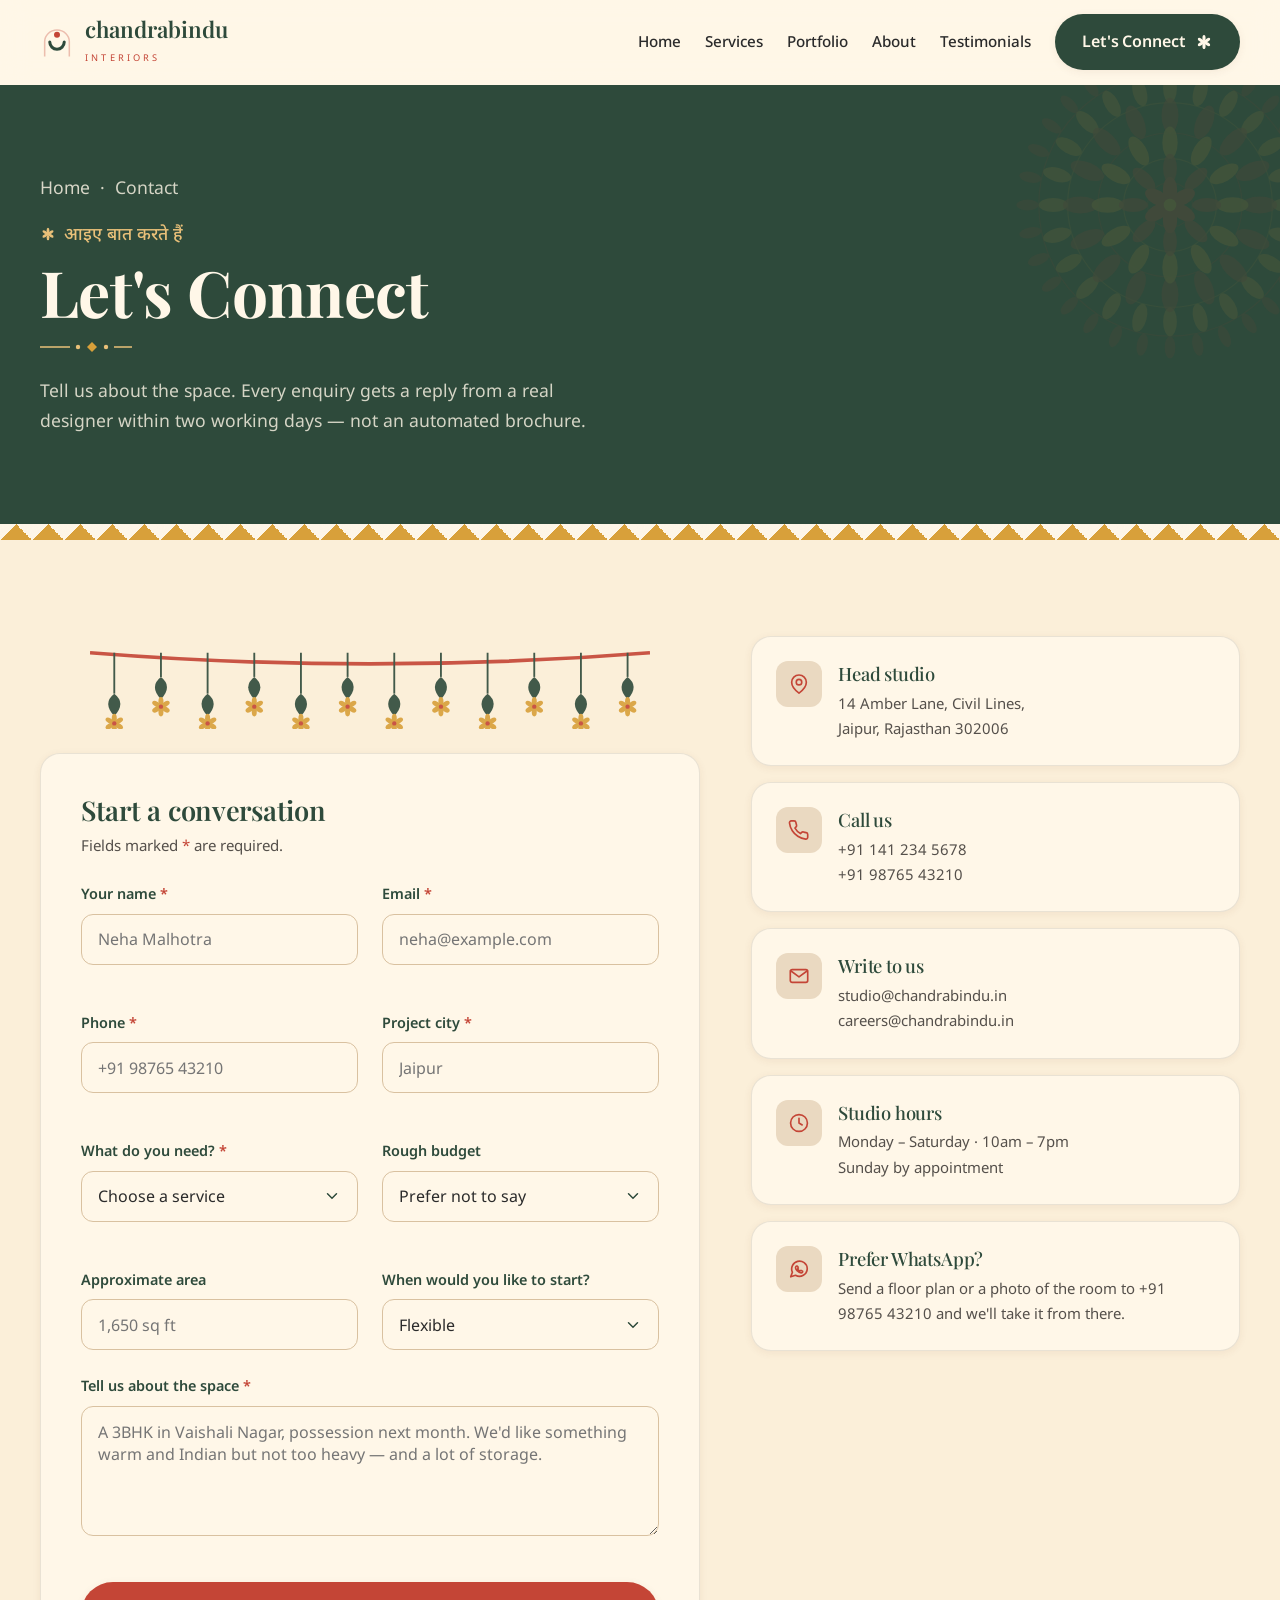
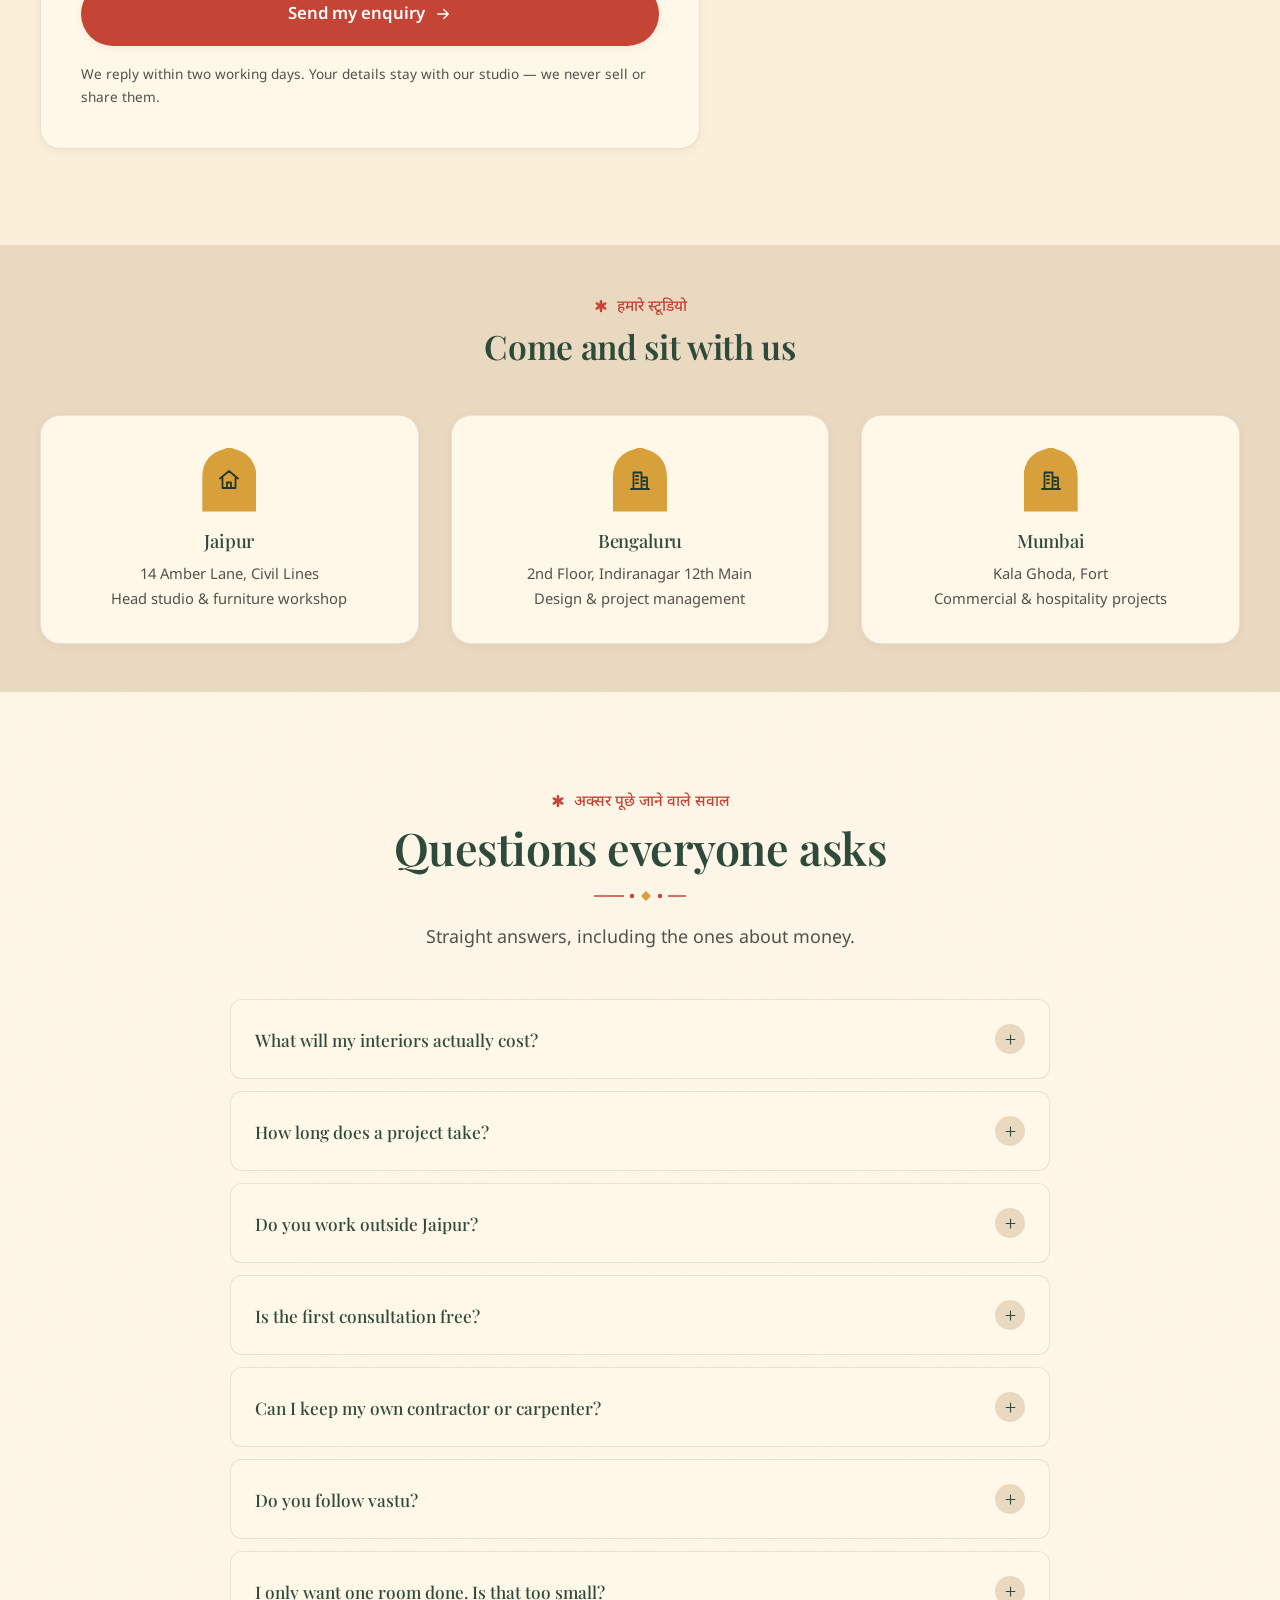
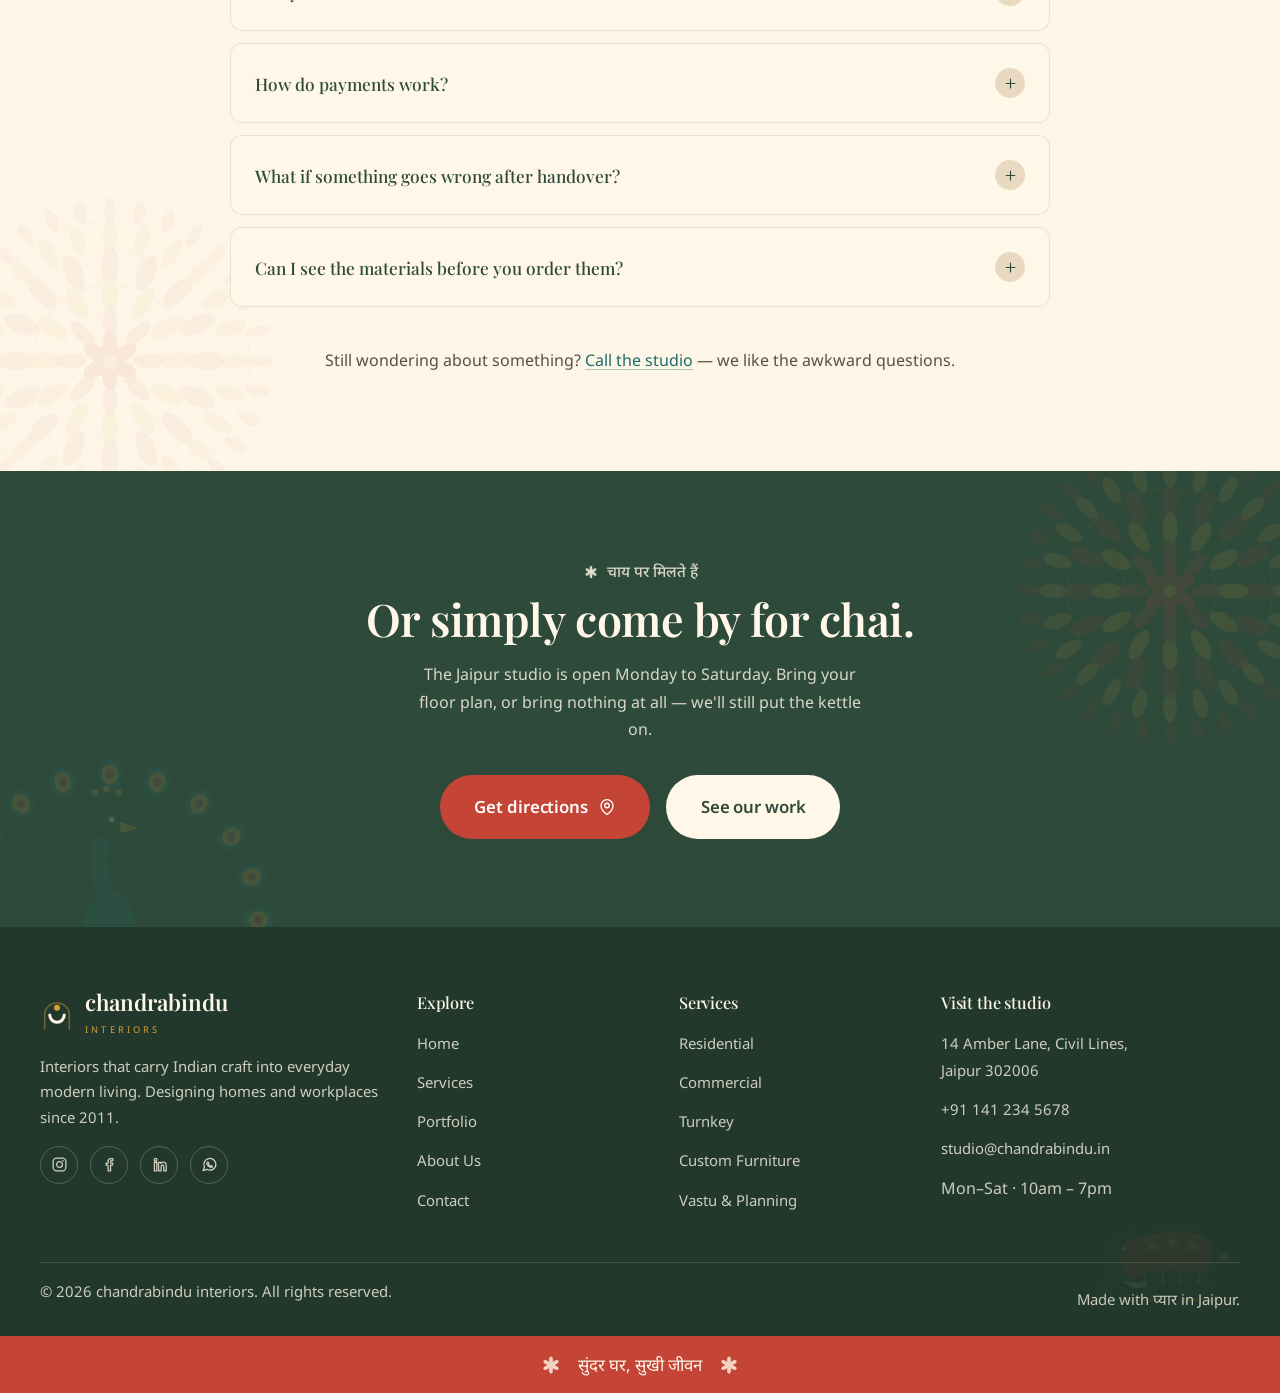
<file: contact.html>
<!doctype html>
<html lang="en">
<head>
<meta charset="utf-8">
<meta name="viewport" content="width=device-width, initial-scale=1">
<title>Contact — chandrabindu interiors</title>
<meta name="description" content="Tell us about your space. Studios in Jaipur, Bengaluru and Mumbai. Answers to the questions everyone asks about cost, timelines and how we work.">
<link rel="preconnect" href="https://fonts.googleapis.com">
<link rel="preconnect" href="https://fonts.gstatic.com" crossorigin>
<link href="https://fonts.googleapis.com/css2?family=Playfair+Display:wght@400;500;600;700&family=Noto+Sans+Devanagari:wght@400;500;600&family=Noto+Sans:wght@400;500;600;700&display=swap" rel="stylesheet">
<link rel="stylesheet" href="css/style.css">
<link rel="icon" href="assets/img/favicon.svg" type="image/svg+xml">
</head>
<body>

<!-- ===================== Shared sprite: arch clip-paths + icons ===================== -->
<svg aria-hidden="true" focusable="false" style="position:absolute;width:0;height:0;overflow:hidden">
  <defs>
    <clipPath id="archClip" clipPathUnits="objectBoundingBox">
      <path d="M0,1 L0,.46 C0,.22 .16,.07 .43,.02 C.46,-.01 .54,-.01 .57,.02 C.84,.07 1,.22 1,.46 L1,1 Z"/>
    </clipPath>
    <clipPath id="archClipCusped" clipPathUnits="objectBoundingBox">
      <path d="M0,1 L0,.5 C0,.37 .06,.31 .14,.29 C.09,.19 .16,.12 .27,.13 C.25,.05 .34,0 .5,0 C.66,0 .75,.05 .73,.13 C.84,.12 .91,.19 .86,.29 C.94,.31 1,.37 1,.5 L1,1 Z"/>
    </clipPath>
  </defs>
  <symbol id="i-arrow-right" viewBox="0 0 24 24"><path d="M5 12h14M13 6l6 6-6 6"/></symbol>
  <symbol id="i-arrow-left" viewBox="0 0 24 24"><path d="M19 12H5M11 18l-6-6 6-6"/></symbol>
  <symbol id="i-check" viewBox="0 0 24 24"><path d="M20 6L9 17l-5-5"/></symbol>
  <symbol id="i-check-circle" viewBox="0 0 24 24"><circle cx="12" cy="12" r="9.5"/><path d="M8 12.2l2.8 2.8L16 9.5"/></symbol>
  <symbol id="i-menu" viewBox="0 0 24 24"><path d="M3 7h18M3 12h18M3 17h18"/></symbol>
  <symbol id="i-close" viewBox="0 0 24 24"><path d="M18 6L6 18M6 6l12 12"/></symbol>
  <symbol id="i-plus" viewBox="0 0 24 24"><path d="M12 5v14M5 12h14"/></symbol>
  <symbol id="i-drag" viewBox="0 0 24 24"><path d="M9.5 7l-5 5 5 5M14.5 7l5 5-5 5"/></symbol>
  <symbol id="i-home" viewBox="0 0 24 24"><path d="M3 10.5L12 3l9 7.5M5.5 9.4V20h13V9.4M10 20v-5.5h4V20"/></symbol>
  <symbol id="i-sofa" viewBox="0 0 24 24"><path d="M4.5 11V8.5A2.5 2.5 0 017 6h10a2.5 2.5 0 012.5 2.5V11M2.5 12.5A1.5 1.5 0 014 11h16a1.5 1.5 0 011.5 1.5V17.5h-19zM5.5 17.5V20M18.5 17.5V20"/></symbol>
  <symbol id="i-cube" viewBox="0 0 24 24"><path d="M12 2.6l8.5 4.7v9.4L12 21.4l-8.5-4.7V7.3zM12 12l8.5-4.7M12 12v9.4M12 12L3.5 7.3"/></symbol>
  <symbol id="i-chair" viewBox="0 0 24 24"><path d="M7 3.5h10v8H7zM7 11.5L5.5 20.5M17 11.5l1.5 9M4.5 15h15"/></symbol>
  <symbol id="i-kitchen" viewBox="0 0 24 24"><path d="M4 3.5h16v7H4zM4 13.5h16v7H4zM12 5.6v2.8M12 15.6v2.8"/></symbol>
  <symbol id="i-compass" viewBox="0 0 24 24"><circle cx="12" cy="12" r="9.2"/><path d="M15.6 8.4l-2.4 6.8-6.8 2.4 2.4-6.8z"/></symbol>
  <symbol id="i-palette" viewBox="0 0 24 24"><path d="M12 3a9 9 0 000 18c1.1 0 1.9-.9 1.9-1.9 0-.5-.2-.9-.5-1.2-.3-.4-.5-.8-.5-1.3 0-1 .8-1.8 1.8-1.8h1.4A5 5 0 0021 9.9C21 6 17 3 12 3z"/><circle cx="7.6" cy="11.6" r=".9"/><circle cx="10.4" cy="7.9" r=".9"/><circle cx="15" cy="8.4" r=".9"/></symbol>
  <symbol id="i-tools" viewBox="0 0 24 24"><path d="M14.4 6.9l3-3 3.7 3.7-3 3zM14.4 6.9l-9.6 9.6v3.1h3.1l9.6-9.6"/></symbol>
  <symbol id="i-leaf" viewBox="0 0 24 24"><path d="M4 20c0-8 5-14 16-15 0 11-5.5 16-13 15M4 20c2-5 5-8 9-10"/></symbol>
  <symbol id="i-chat" viewBox="0 0 24 24"><path d="M21 11.6a8.4 8.4 0 01-9 8.4 8.9 8.9 0 01-4-1L3 20.4l1.1-4.9a8.4 8.4 0 01-1-4A8.4 8.4 0 0112 3.1a8.4 8.4 0 019 8.5z"/></symbol>
  <symbol id="i-pencil" viewBox="0 0 24 24"><path d="M17 3.2l3.8 3.8L7.4 20.4l-4.6 1 1-4.6zM14.4 5.8l3.8 3.8"/></symbol>
  <symbol id="i-ruler" viewBox="0 0 24 24"><path d="M3.4 16.4l13-13 4.2 4.2-13 13zM7 12.8l2 2M10 9.8l2 2M13 6.8l2 2"/></symbol>
  <symbol id="i-key" viewBox="0 0 24 24"><circle cx="7" cy="12" r="4.2"/><path d="M11.2 12H21M18.2 12v3.6M14.9 12v3"/></symbol>
  <symbol id="i-building" viewBox="0 0 24 24"><path d="M3 21h18M5.5 21V4.5h8V21M13.5 9.5H19V21M7.9 8h2.2M7.9 11.6h2.2M7.9 15.2h2.2M15.4 13h1.6M15.4 16.6h1.6"/></symbol>
  <symbol id="i-shield" viewBox="0 0 24 24"><path d="M12 2.8l7.5 3v6c0 4.6-3.1 8.5-7.5 9.5-4.4-1-7.5-4.9-7.5-9.5v-6z"/><path d="M8.8 12l2.2 2.2 4.2-4.4"/></symbol>
  <symbol id="i-user" viewBox="0 0 24 24"><circle cx="12" cy="8" r="4"/><path d="M4.5 20.5a7.5 7.5 0 0115 0"/></symbol>
  <symbol id="i-camera" viewBox="0 0 24 24"><path d="M3 8.5h3.5L8 6h8l1.5 2.5H21v11H3z"/><circle cx="12" cy="13.5" r="3.6"/></symbol>
  <symbol id="i-rupee" viewBox="0 0 24 24"><path d="M7 5h10M7 9.5h10M15.5 5c0 3.6-2.6 4.5-5 4.5H7l8 9.5"/></symbol>
  <symbol id="i-phone" viewBox="0 0 24 24"><path d="M21.5 16.9v3a2 2 0 01-2.2 2 19.8 19.8 0 01-8.6-3.1 19.4 19.4 0 01-6-6A19.8 19.8 0 011.6 4.2 2 2 0 013.6 2h3a2 2 0 012 1.7c.1 1 .4 1.9.7 2.8a2 2 0 01-.5 2.1L7.6 9.9a16 16 0 006 6l1.3-1.3a2 2 0 012.1-.5c.9.4 1.8.6 2.8.7a2 2 0 011.7 2z"/></symbol>
  <symbol id="i-mail" viewBox="0 0 24 24"><rect x="2.5" y="5" width="19" height="14" rx="2"/><path d="M2.9 6.3l9.1 6.6 9.1-6.6"/></symbol>
  <symbol id="i-pin" viewBox="0 0 24 24"><path d="M20 10.2c0 6-8 11.8-8 11.8s-8-5.8-8-11.8a8 8 0 1116 0z"/><circle cx="12" cy="10" r="3"/></symbol>
  <symbol id="i-clock" viewBox="0 0 24 24"><circle cx="12" cy="12" r="9.2"/><path d="M12 6.8V12l3.5 2.1"/></symbol>
  <symbol id="i-instagram" viewBox="0 0 24 24"><rect x="3" y="3" width="18" height="18" rx="5"/><circle cx="12" cy="12" r="4.1"/><path d="M17.2 6.8h.01" stroke-width="2.2"/></symbol>
  <symbol id="i-facebook" viewBox="0 0 24 24"><path d="M13.5 21v-8h2.7l.4-3.1h-3.1V7.9c0-.9.25-1.4 1.55-1.4H16.7V3.7c-.3-.04-1.3-.13-2.5-.13-2.5 0-4.2 1.5-4.2 4.3v2.1H7.3V13h2.7v8z"/></symbol>
  <symbol id="i-linkedin" viewBox="0 0 24 24"><path d="M4.8 8.9h3.4V21H4.8zM6.5 3.4a2 2 0 110 4 2 2 0 010-4zM10.6 8.9H14v1.65h.05a3.7 3.7 0 013.3-1.8c3.5 0 4.15 2.3 4.15 5.3V21h-3.4v-5.35c0-1.3-.02-2.95-1.8-2.95s-2.07 1.4-2.07 2.85V21h-3.4z"/></symbol>
  <symbol id="i-whatsapp" viewBox="0 0 24 24"><path d="M21 11.5a8.5 8.5 0 01-12.8 7.3L3 20.5l1.8-5A8.5 8.5 0 1121 11.5z"/><path d="M8.8 9.2c.2-.5.4-.5.6-.5h.5c.2 0 .4 0 .6.5l.7 1.5c.1.2 0 .4-.1.5l-.4.5c-.1.2-.2.3-.1.5.4.8 1.3 1.6 2.2 2 .2.1.4 0 .5-.1l.5-.5c.2-.2.3-.2.5-.1l1.4.8c.2.1.3.2.3.4 0 .2-.1.7-.3.9-.3.3-.9.6-1.4.6-1.4 0-3.3-1.2-4.4-2.3-1-1.1-1.7-2.3-1.7-3.2 0-.6.2-1.1.6-1.5z"/></symbol>
  <symbol id="i-lotus" viewBox="0 0 24 24"><g transform="translate(12,12)">
    <ellipse cx="0" cy="-5.2" rx="2.1" ry="4.2"/>
    <ellipse cx="0" cy="-5.2" rx="2.1" ry="4.2" transform="rotate(60)"/>
    <ellipse cx="0" cy="-5.2" rx="2.1" ry="4.2" transform="rotate(120)"/>
    <ellipse cx="0" cy="-5.2" rx="2.1" ry="4.2" transform="rotate(180)"/>
    <ellipse cx="0" cy="-5.2" rx="2.1" ry="4.2" transform="rotate(240)"/>
    <ellipse cx="0" cy="-5.2" rx="2.1" ry="4.2" transform="rotate(300)"/>
    <circle r="2"/></g></symbol>
  <symbol id="i-elephant" viewBox="0 0 24 24"><path d="M20 14.5c0-4-3-6.8-7-6.8s-7 2.8-7 6.8v5M6 12.5c-1.6.4-2.5 1.8-2.5 3.4 0 1.4.8 2.6 1.8 3.1M9.5 19.5v-3M16.5 19.5v-3M20 19.5v-2.6"/><circle cx="16.8" cy="12" r=".9"/></symbol>
  <symbol id="i-peacock" viewBox="0 0 24 24"><path d="M12 21c-2.6 0-4.5-2.1-4.5-4.6 0-2.2 1.6-3.6 1.6-5.6 0-1.5-1-2.3-1-3.8A3.9 3.9 0 0112 3a3.9 3.9 0 013.9 4c0 1.5-1 2.3-1 3.8 0 2 1.6 3.4 1.6 5.6 0 2.5-1.9 4.6-4.5 4.6z"/><circle cx="12" cy="7.5" r="1.4"/></symbol>
</svg>

<!-- ===================== Header ===================== -->
<header class="header" id="header">
  <div class="wrap">
    <nav class="nav" aria-label="Main">
      <a class="brand" href="index.html">
        <svg viewBox="0 0 40 40" aria-hidden="true">
          <path d="M5.5 37V19.5C5.5 12 11.9 6 20 6s14.5 6 14.5 13.5V37" fill="none" stroke="#C44536" stroke-width="1.8" opacity=".32"/>
          <path d="M11.5 20a8.5 8.5 0 0017 0" fill="none" stroke="#2E4A3B" stroke-width="3.6" stroke-linecap="round"/>
          <circle cx="20" cy="11.5" r="3.5" fill="#C44536"/>
        </svg>
        <span><span class="brand__name">chandrabindu</span><span class="brand__sub">Interiors</span></span>
      </a>
      <ul class="nav__links" id="navLinks">
        <li><a href="index.html">Home</a></li>
        <li><a href="services.html">Services</a></li>
        <li><a href="portfolio.html">Portfolio</a></li>
        <li><a href="index.html#about">About</a></li>
        <li><a href="index.html#testimonials">Testimonials</a></li>
        <li><a class="btn btn--forest" href="contact.html" aria-current="page">Let's Connect
          <svg class="icon icon--solid" aria-hidden="true"><use href="#i-lotus"/></svg></a></li>
      </ul>
      <button class="nav__toggle" id="navToggle" aria-expanded="false" aria-controls="navLinks" aria-label="Menu">
        <svg class="icon icon-open" aria-hidden="true"><use href="#i-menu"/></svg>
        <svg class="icon icon-close" aria-hidden="true"><use href="#i-close"/></svg>
      </button>
    </nav>
  </div>
</header>

<main>

<!-- ===================== Page hero ===================== -->
<section class="page-hero">
  <img class="motif-bg motif-bg--tr" src="assets/img/mandala.svg" alt="" aria-hidden="true">
  <div class="wrap">
    <p class="breadcrumb"><a href="index.html">Home</a> &nbsp;·&nbsp; Contact</p>
    <p class="kicker"><svg class="icon icon--solid" aria-hidden="true"><use href="#i-lotus"/></svg>
      <span class="hi" lang="hi">आइए बात करते हैं</span></p>
    <h1>Let's Connect</h1>
    <svg class="flourish" viewBox="0 0 92 10" aria-hidden="true">
      <path class="f-line" d="M0 5h30"/><circle class="f-dot" cx="38" cy="5" r="2.2"/>
      <path class="f-gem" d="M52 0l5 5-5 5-5-5z"/><circle class="f-dot" cx="66" cy="5" r="2.2"/>
      <path class="f-line" d="M74 5h18"/>
    </svg>
    <p style="margin-top:1.5rem">Tell us about the space. Every enquiry gets a reply from a real designer within two working days — not an automated brochure.</p>
  </div>
</section>
<div class="temple-band temple-band--mustard" aria-hidden="true"></div>

<!-- ===================== Form + info ===================== -->
<section class="section section--cream">
  <div class="wrap">
    <div class="contact-grid">

      <div class="reveal">
        <img class="toran-strip" src="assets/img/toran.svg" alt="" aria-hidden="true">

        <div class="form-panel">
          <form class="form" id="contactForm" novalidate>
            <div>
              <h2 style="font-size:1.7rem;margin-bottom:.4rem">Start a conversation</h2>
              <p class="muted" style="font-size:.94rem;margin:0">Fields marked <span class="accent">*</span> are required.</p>
            </div>

            <div class="form__row">
              <div class="field">
                <label for="f-name">Your name <span class="req">*</span></label>
                <input id="f-name" name="name" type="text" autocomplete="name" placeholder="Neha Malhotra">
                <span class="error" aria-live="polite"></span>
              </div>
              <div class="field">
                <label for="f-email">Email <span class="req">*</span></label>
                <input id="f-email" name="email" type="email" autocomplete="email" placeholder="neha@example.com">
                <span class="error" aria-live="polite"></span>
              </div>
            </div>

            <div class="form__row">
              <div class="field">
                <label for="f-phone">Phone <span class="req">*</span></label>
                <input id="f-phone" name="phone" type="tel" autocomplete="tel" placeholder="+91 98765 43210">
                <span class="error" aria-live="polite"></span>
              </div>
              <div class="field">
                <label for="f-city">Project city <span class="req">*</span></label>
                <input id="f-city" name="city" type="text" autocomplete="address-level2" placeholder="Jaipur">
                <span class="error" aria-live="polite"></span>
              </div>
            </div>

            <div class="form__row">
              <div class="field">
                <label for="f-service">What do you need? <span class="req">*</span></label>
                <select id="f-service" name="service">
                  <option value="">Choose a service</option>
                  <option>Residential Interiors</option>
                  <option>Commercial Spaces</option>
                  <option>Turnkey Solutions</option>
                  <option>Custom Furniture</option>
                  <option>Modular Kitchen &amp; Wardrobes</option>
                  <option>Vastu &amp; Space Planning</option>
                  <option>Styling &amp; Art Curation</option>
                  <option>Renovation &amp; Restoration</option>
                  <option>Not sure yet</option>
                </select>
                <span class="error" aria-live="polite"></span>
              </div>
              <div class="field">
                <label for="f-budget">Rough budget</label>
                <select id="f-budget" name="budget">
                  <option value="">Prefer not to say</option>
                  <option>Under ₹5 lakh</option>
                  <option>₹5 – 10 lakh</option>
                  <option>₹10 – 20 lakh</option>
                  <option>₹20 – 35 lakh</option>
                  <option>Above ₹35 lakh</option>
                </select>
              </div>
            </div>

            <div class="form__row">
              <div class="field">
                <label for="f-area">Approximate area</label>
                <input id="f-area" name="area" type="text" placeholder="1,650 sq ft">
              </div>
              <div class="field">
                <label for="f-timeline">When would you like to start?</label>
                <select id="f-timeline" name="timeline">
                  <option value="">Flexible</option>
                  <option>As soon as possible</option>
                  <option>Within 1–3 months</option>
                  <option>In 3–6 months</option>
                  <option>Just exploring for now</option>
                </select>
              </div>
            </div>

            <div class="field">
              <label for="f-message">Tell us about the space <span class="req">*</span></label>
              <textarea id="f-message" name="message" placeholder="A 3BHK in Vaishali Nagar, possession next month. We'd like something warm and Indian but not too heavy — and a lot of storage."></textarea>
              <span class="error" aria-live="polite"></span>
            </div>

            <div>
              <button class="btn btn--primary btn--lg" type="submit" style="width:100%;justify-content:center">
                Send my enquiry
                <svg class="icon" aria-hidden="true"><use href="#i-arrow-right"/></svg>
              </button>
              <p class="form__note" style="margin-top:1rem">We reply within two working days. Your details stay with our studio — we never sell or share them.</p>
            </div>
          </form>

          <div class="form-success" id="formSuccess" hidden>
            <svg class="icon" aria-hidden="true"><use href="#i-check-circle"/></svg>
            <h3><span class="hi" lang="hi">धन्यवाद!</span> Your message is on its way.</h3>
            <p>A designer from the studio will call or write within two working days. If it's urgent, ring us on <a href="tel:+911412345678" style="color:var(--mustard-light)">+91 141 234 5678</a> — someone picks up between 10am and 7pm.</p>
          </div>
        </div>
      </div>

      <aside class="contact-aside reveal" data-delay="1">
        <div class="info-card">
          <span class="info-card__icon"><svg class="icon" aria-hidden="true"><use href="#i-pin"/></svg></span>
          <div>
            <h4>Head studio</h4>
            <p>14 Amber Lane, Civil Lines,<br>Jaipur, Rajasthan 302006</p>
          </div>
        </div>
        <div class="info-card">
          <span class="info-card__icon"><svg class="icon" aria-hidden="true"><use href="#i-phone"/></svg></span>
          <div>
            <h4>Call us</h4>
            <p><a href="tel:+911412345678">+91 141 234 5678</a><br><a href="tel:+919876543210">+91 98765 43210</a></p>
          </div>
        </div>
        <div class="info-card">
          <span class="info-card__icon"><svg class="icon" aria-hidden="true"><use href="#i-mail"/></svg></span>
          <div>
            <h4>Write to us</h4>
            <p><a href="mailto:studio@chandrabindu.in">studio@chandrabindu.in</a><br><a href="mailto:careers@chandrabindu.in">careers@chandrabindu.in</a></p>
          </div>
        </div>
        <div class="info-card">
          <span class="info-card__icon"><svg class="icon" aria-hidden="true"><use href="#i-clock"/></svg></span>
          <div>
            <h4>Studio hours</h4>
            <p>Monday – Saturday · 10am – 7pm<br>Sunday by appointment</p>
          </div>
        </div>
        <div class="info-card">
          <span class="info-card__icon"><svg class="icon" aria-hidden="true"><use href="#i-whatsapp"/></svg></span>
          <div>
            <h4>Prefer WhatsApp?</h4>
            <p>Send a floor plan or a photo of the room to <a href="tel:+919876543210">+91 98765 43210</a> and we'll take it from there.</p>
          </div>
        </div>
      </aside>

    </div>
  </div>
</section>

<!-- ===================== Studios ===================== -->
<section class="section section--sand section--tight">
  <div class="wrap">
    <div class="section-head section-head--center">
      <p class="kicker kicker--center"><svg class="icon icon--solid" aria-hidden="true"><use href="#i-lotus"/></svg>
        <span class="hi" lang="hi">हमारे स्टूडियो</span></p>
      <h2 style="font-size:clamp(1.6rem,3vw,2.1rem)">Come and sit with us</h2>
    </div>
    <div class="grid grid--3">
      <div class="card studio reveal">
        <span class="studio__flag"><svg class="icon" aria-hidden="true"><use href="#i-home"/></svg></span>
        <h4>Jaipur</h4>
        <p>14 Amber Lane, Civil Lines<br>Head studio &amp; furniture workshop</p>
      </div>
      <div class="card studio reveal" data-delay="1">
        <span class="studio__flag"><svg class="icon" aria-hidden="true"><use href="#i-building"/></svg></span>
        <h4>Bengaluru</h4>
        <p>2nd Floor, Indiranagar 12th Main<br>Design &amp; project management</p>
      </div>
      <div class="card studio reveal" data-delay="2">
        <span class="studio__flag"><svg class="icon" aria-hidden="true"><use href="#i-building"/></svg></span>
        <h4>Mumbai</h4>
        <p>Kala Ghoda, Fort<br>Commercial &amp; hospitality projects</p>
      </div>
    </div>
  </div>
</section>

<!-- ===================== FAQ ===================== -->
<section class="section" id="faq">
  <img class="motif-bg motif-bg--bl" src="assets/img/mandala.svg" alt="" aria-hidden="true">
  <div class="wrap--narrow" style="position:relative;z-index:1">
    <div class="section-head section-head--center">
      <p class="kicker kicker--center"><svg class="icon icon--solid" aria-hidden="true"><use href="#i-lotus"/></svg>
        <span class="hi" lang="hi">अक्सर पूछे जाने वाले सवाल</span></p>
      <h2>Questions everyone asks</h2>
      <svg class="flourish" viewBox="0 0 92 10" aria-hidden="true">
        <path class="f-line" d="M0 5h30"/><circle class="f-dot" cx="38" cy="5" r="2.2"/>
        <path class="f-gem" d="M52 0l5 5-5 5-5-5z"/><circle class="f-dot" cx="66" cy="5" r="2.2"/>
        <path class="f-line" d="M74 5h18"/>
      </svg>
      <p class="lede" style="margin-top:1.25rem">Straight answers, including the ones about money.</p>
    </div>

    <div class="faq">

      <div class="faq__item reveal">
        <button class="faq__q" aria-expanded="false" aria-controls="faq-1">
          <span>What will my interiors actually cost?</span>
          <span class="faq__icon"><svg class="icon" aria-hidden="true"><use href="#i-plus"/></svg></span>
        </button>
        <div class="faq__a" id="faq-1"><div><p>For a full home, most of our projects land between ₹1,800 and ₹3,200 per square foot depending on materials, joinery and how much civil work is involved. A 1,200 sq ft flat done end-to-end usually sits in the ₹18–30 lakh range. You get a line-by-line BOQ before anything is ordered, and that number is what you pay — we don't revise it midway unless you change the scope yourself.</p></div></div>
      </div>

      <div class="faq__item reveal">
        <button class="faq__q" aria-expanded="false" aria-controls="faq-2">
          <span>How long does a project take?</span>
          <span class="faq__icon"><svg class="icon" aria-hidden="true"><use href="#i-plus"/></svg></span>
        </button>
        <div class="faq__a" id="faq-2"><div><p>Design takes three to five weeks. Execution is typically eight to fourteen weeks for an apartment and sixteen to twenty-four for a villa or a commercial fit-out. We give you a dated schedule at sign-off, and 98% of our projects have handed over on or before it. If we are going to slip, you hear it from us early, not on handover day.</p></div></div>
      </div>

      <div class="faq__item reveal">
        <button class="faq__q" aria-expanded="false" aria-controls="faq-3">
          <span>Do you work outside Jaipur?</span>
          <span class="faq__icon"><svg class="icon" aria-hidden="true"><use href="#i-plus"/></svg></span>
        </button>
        <div class="faq__a" id="faq-3"><div><p>Yes — we have delivered in fourteen cities and have permanent studios in Jaipur, Bengaluru and Mumbai. Outside those three, we run the project with a resident site supervisor and our own karigars travel for the joinery and finishing. Travel and lodging for out-of-city projects are billed at cost and shown separately in the BOQ.</p></div></div>
      </div>

      <div class="faq__item reveal">
        <button class="faq__q" aria-expanded="false" aria-controls="faq-4">
          <span>Is the first consultation free?</span>
          <span class="faq__icon"><svg class="icon" aria-hidden="true"><use href="#i-plus"/></svg></span>
        </button>
        <div class="faq__a" id="faq-4"><div><p>The first conversation is free, whether it happens at our studio, at your site or over a video call. We look at your plan, talk through how you live, and give you an honest budget range. There is no charge and no obligation. Design fees only start once you decide to go ahead and we sign a scope.</p></div></div>
      </div>

      <div class="faq__item reveal">
        <button class="faq__q" aria-expanded="false" aria-controls="faq-5">
          <span>Can I keep my own contractor or carpenter?</span>
          <span class="faq__icon"><svg class="icon" aria-hidden="true"><use href="#i-plus"/></svg></span>
        </button>
        <div class="faq__a" id="faq-5"><div><p>Absolutely. Plenty of clients have a carpenter they trust or a contractor already on site. In that case we take a design-and-supervision role: you get the full drawing set, material specifications and site visits from us, and your team executes. We are happy to work this way, though the workmanship warranty then sits with your contractor rather than with us.</p></div></div>
      </div>

      <div class="faq__item reveal">
        <button class="faq__q" aria-expanded="false" aria-controls="faq-6">
          <span>Do you follow vastu?</span>
          <span class="faq__icon"><svg class="icon" aria-hidden="true"><use href="#i-plus"/></svg></span>
        </button>
        <div class="faq__a" id="faq-6"><div><p>We do, when it matters to you, and we work with a consultant who has been with the studio for years. Our approach is practical — we adjust entrances, kitchen placement, sleeping directions and light before we ever suggest breaking a wall. If a vastu requirement and a liveability requirement genuinely conflict, we will lay out both options honestly and let you choose.</p></div></div>
      </div>

      <div class="faq__item reveal">
        <button class="faq__q" aria-expanded="false" aria-controls="faq-7">
          <span>I only want one room done. Is that too small?</span>
          <span class="faq__icon"><svg class="icon" aria-hidden="true"><use href="#i-plus"/></svg></span>
        </button>
        <div class="faq__a" id="faq-7"><div><p>Not at all. Our Essentials package exists for exactly this, and one of our favourite projects last year was a 180 sq ft pooja room in Pune. A single bedroom, a kitchen or a home office is a perfectly good place to start — and it is a low-risk way to find out whether you like working with us before committing to the whole house.</p></div></div>
      </div>

      <div class="faq__item reveal">
        <button class="faq__q" aria-expanded="false" aria-controls="faq-8">
          <span>How do payments work?</span>
          <span class="faq__icon"><svg class="icon" aria-hidden="true"><use href="#i-plus"/></svg></span>
        </button>
        <div class="faq__a" id="faq-8"><div><p>Design fees are split 50% at sign-off and 50% when the drawing set is delivered. Execution is milestone-based — typically 30% to start, 40% at the joinery stage, 25% before finishing, and the last 5% only after the snag list is closed and you are happy. Everything is invoiced with GST, and we never ask for cash.</p></div></div>
      </div>

      <div class="faq__item reveal">
        <button class="faq__q" aria-expanded="false" aria-controls="faq-9">
          <span>What if something goes wrong after handover?</span>
          <span class="faq__icon"><svg class="icon" aria-hidden="true"><use href="#i-plus"/></svg></span>
        </button>
        <div class="faq__a" id="faq-9"><div><p>Our workmanship is warranted for five years and modular hardware for ten. Call the studio and we send someone — no arguing about whose fault it is first. We also drop in at the three-month mark to check how everything has settled, tighten what needs tightening and fix any small thing you've been meaning to mention.</p></div></div>
      </div>

      <div class="faq__item reveal">
        <button class="faq__q" aria-expanded="false" aria-controls="faq-10">
          <span>Can I see the materials before you order them?</span>
          <span class="faq__icon"><svg class="icon" aria-hidden="true"><use href="#i-plus"/></svg></span>
        </button>
        <div class="faq__a" id="faq-10"><div><p>Yes, and we insist on it. Every project gets a physical sample box — laminates, veneers, fabric swatches, stone chips, paint drawdowns and hardware — brought to your home rather than photographed for a deck. Screens lie about colour, and nobody should approve a ₹20 lakh palette from a JPEG.</p></div></div>
      </div>

    </div>

    <p class="center muted" style="margin-top:2.5rem">
      Still wondering about something? <a href="tel:+911412345678">Call the studio</a> — we like the awkward questions.
    </p>
  </div>
</section>

<!-- ===================== CTA ===================== -->
<section class="cta-band">
  <img class="motif-bg motif-bg--tr" src="assets/img/mandala.svg" alt="" aria-hidden="true">
  <img class="motif-bg motif-bg--bl" src="assets/img/peacock.svg" alt="" aria-hidden="true">
  <div class="wrap">
    <p class="kicker kicker--center"><svg class="icon icon--solid" aria-hidden="true"><use href="#i-lotus"/></svg>
      <span class="hi" lang="hi">चाय पर मिलते हैं</span></p>
    <h2>Or simply come by for chai.</h2>
    <p>The Jaipur studio is open Monday to Saturday. Bring your floor plan, or bring nothing at all — we'll still put the kettle on.</p>
    <div class="btn-row">
      <a class="btn btn--primary btn--lg" href="https://maps.google.com/?q=Civil+Lines+Jaipur" target="_blank" rel="noopener">Get directions
        <svg class="icon" aria-hidden="true"><use href="#i-pin"/></svg></a>
      <a class="btn btn--cream btn--lg" href="portfolio.html">See our work</a>
    </div>
  </div>
</section>

</main>

<!-- ===================== Footer ===================== -->
<footer class="footer">
  <img class="motif-elephant" src="assets/img/elephant.svg" alt="" aria-hidden="true">
  <div class="wrap">
    <div class="footer__grid">
      <div>
        <a class="brand" href="index.html" style="margin-bottom:1rem">
          <svg viewBox="0 0 40 40" aria-hidden="true">
            <path d="M5.5 37V19.5C5.5 12 11.9 6 20 6s14.5 6 14.5 13.5V37" fill="none" stroke="#D8A03A" stroke-width="1.8" opacity=".45"/>
            <path d="M11.5 20a8.5 8.5 0 0017 0" fill="none" stroke="#FFF7E8" stroke-width="3.6" stroke-linecap="round"/>
            <circle cx="20" cy="11.5" r="3.5" fill="#D8A03A"/>
          </svg>
          <span><span class="brand__name">chandrabindu</span><span class="brand__sub">Interiors</span></span>
        </a>
        <p>Interiors that carry Indian craft into everyday modern living. Designing homes and workplaces since 2011.</p>
        <div class="footer__social">
          <a href="#" aria-label="Instagram"><svg class="icon" aria-hidden="true"><use href="#i-instagram"/></svg></a>
          <a href="#" aria-label="Facebook"><svg class="icon icon--solid" aria-hidden="true"><use href="#i-facebook"/></svg></a>
          <a href="#" aria-label="LinkedIn"><svg class="icon icon--solid" aria-hidden="true"><use href="#i-linkedin"/></svg></a>
          <a href="#" aria-label="WhatsApp"><svg class="icon" aria-hidden="true"><use href="#i-whatsapp"/></svg></a>
        </div>
      </div>
      <div>
        <h4>Explore</h4>
        <ul>
          <li><a href="index.html">Home</a></li>
          <li><a href="services.html">Services</a></li>
          <li><a href="portfolio.html">Portfolio</a></li>
          <li><a href="index.html#about">About Us</a></li>
          <li><a href="contact.html">Contact</a></li>
        </ul>
      </div>
      <div>
        <h4>Services</h4>
        <ul>
          <li><a href="services.html#residential">Residential</a></li>
          <li><a href="services.html#commercial">Commercial</a></li>
          <li><a href="services.html#turnkey">Turnkey</a></li>
          <li><a href="services.html#furniture">Custom Furniture</a></li>
          <li><a href="services.html#vastu">Vastu &amp; Planning</a></li>
        </ul>
      </div>
      <div>
        <h4>Visit the studio</h4>
        <ul>
          <li><a href="https://maps.google.com/?q=Civil+Lines+Jaipur" target="_blank" rel="noopener">14 Amber Lane, Civil Lines,<br>Jaipur 302006</a></li>
          <li><a href="tel:+911412345678">+91 141 234 5678</a></li>
          <li><a href="mailto:studio@chandrabindu.in">studio@chandrabindu.in</a></li>
          <li>Mon–Sat · 10am – 7pm</li>
        </ul>
      </div>
    </div>
    <div class="footer__bar">
      <p>© 2026 chandrabindu interiors. All rights reserved.</p>
      <p>Made with <span class="hi" lang="hi">प्यार</span> in Jaipur.</p>
    </div>
  </div>
  <div class="footer__tagline">
    <svg class="icon icon--solid" aria-hidden="true"><use href="#i-lotus"/></svg>
    <span class="hi" lang="hi">सुंदर घर, सुखी जीवन</span>
    <svg class="icon icon--solid" aria-hidden="true"><use href="#i-lotus"/></svg>
  </div>
</footer>

<script src="js/main.js"></script>
</body>
</html>
</file>
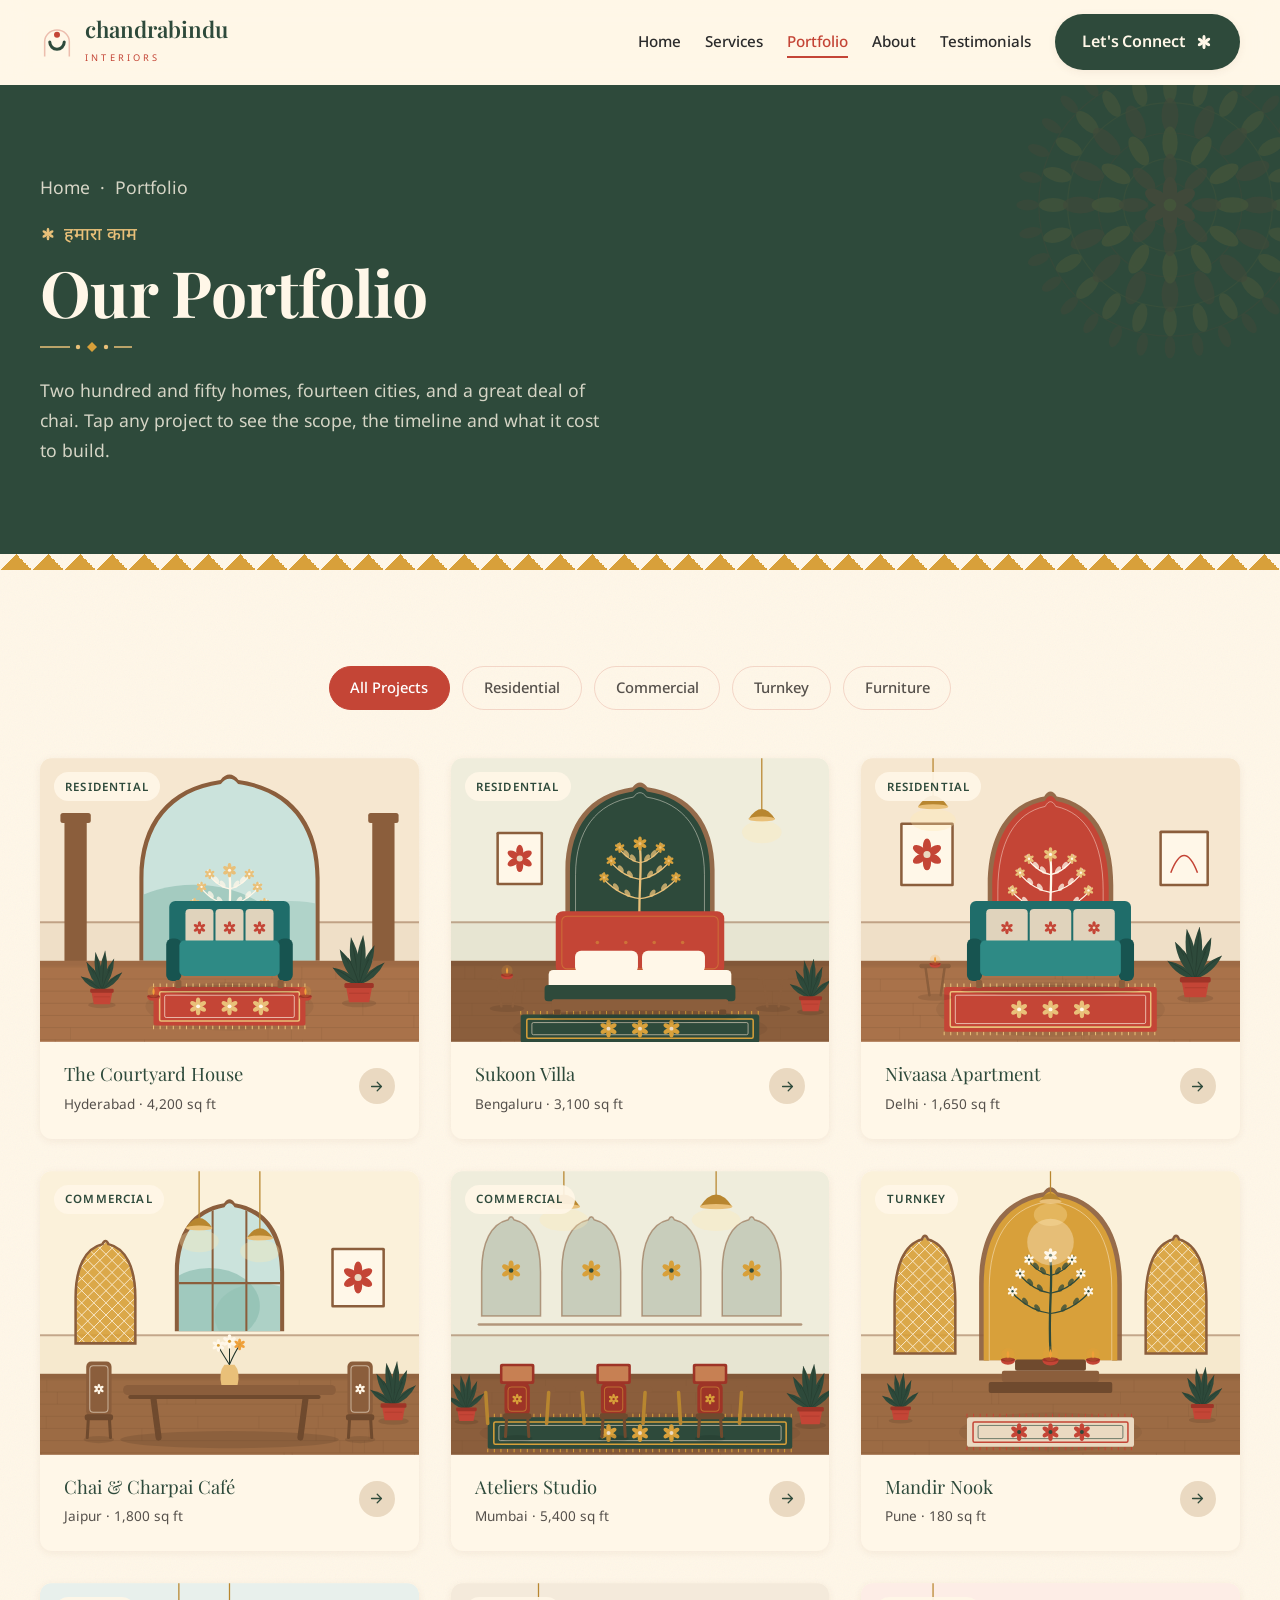
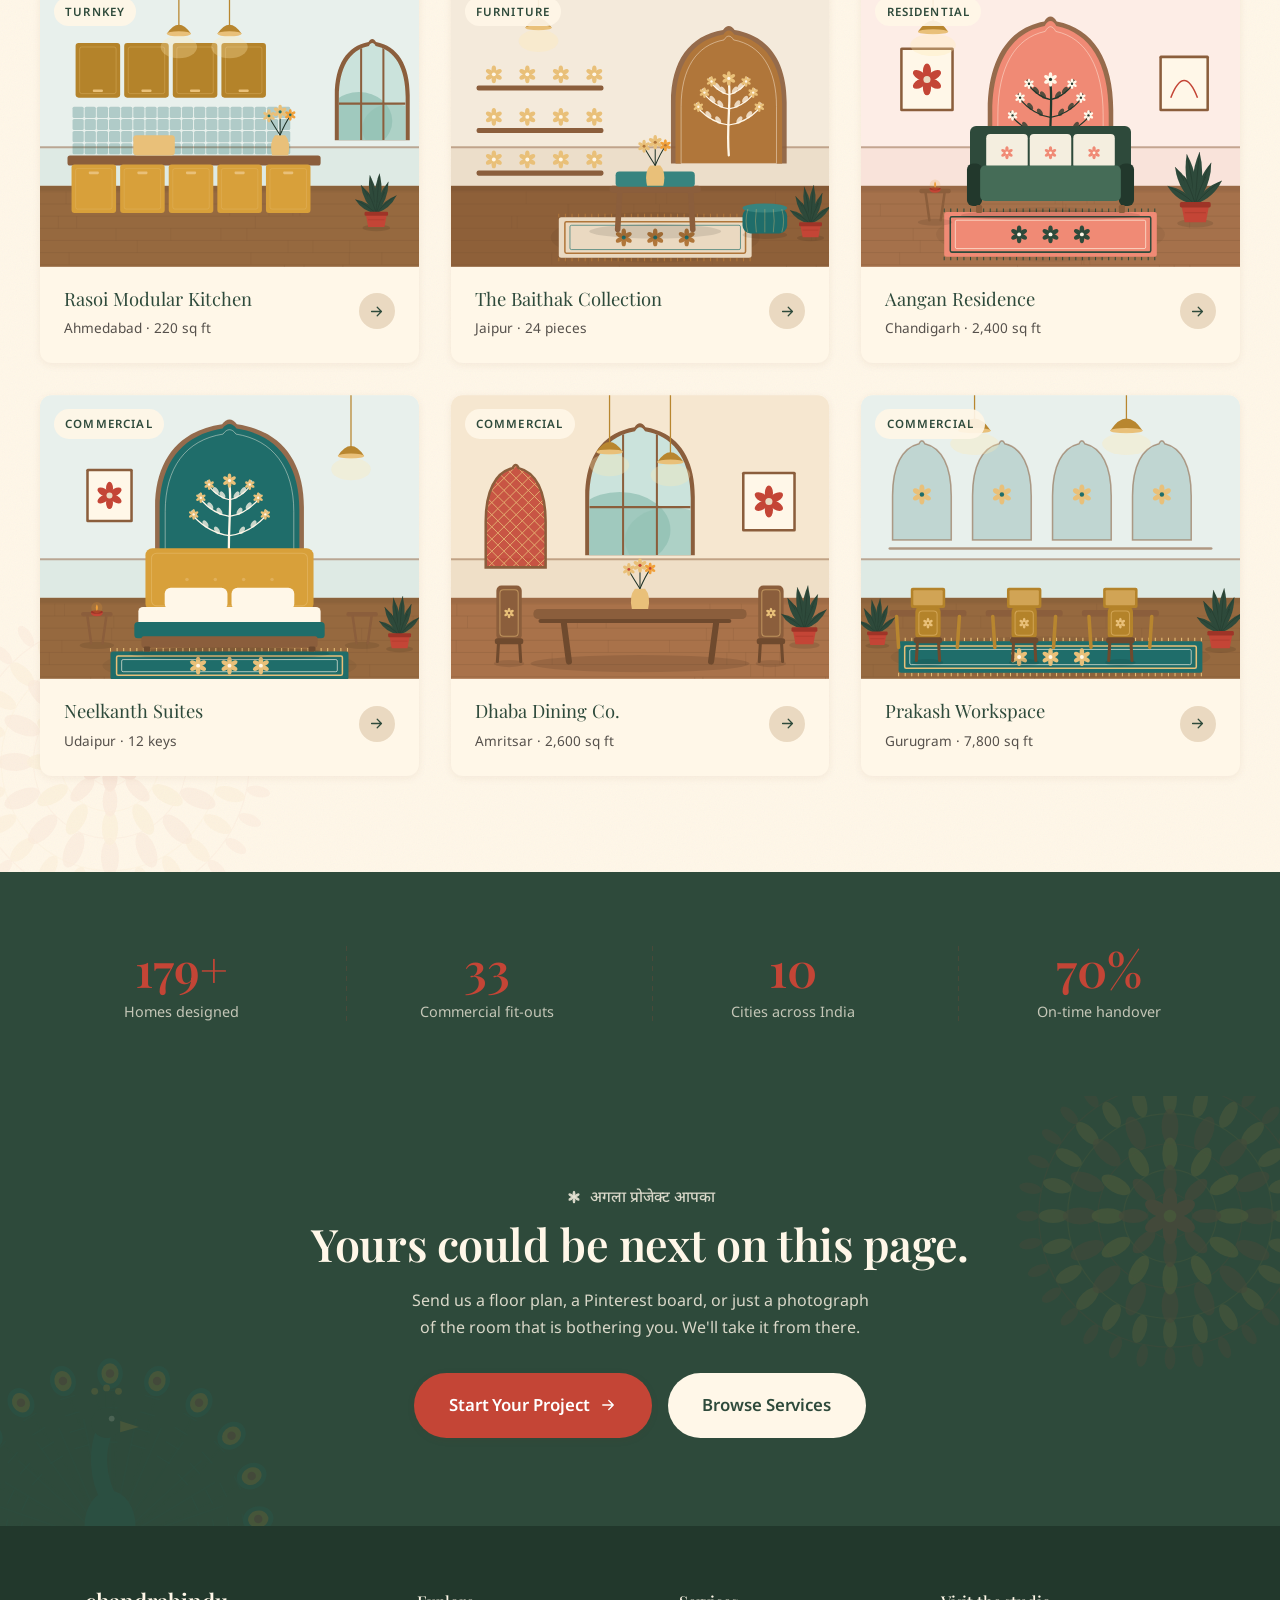
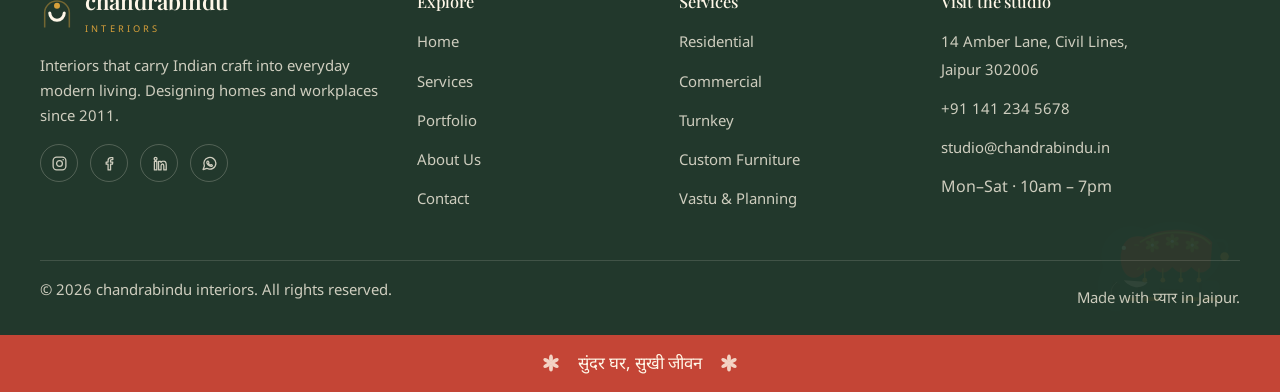
<file: portfolio.html>
<!doctype html>
<html lang="en">
<head>
<meta charset="utf-8">
<meta name="viewport" content="width=device-width, initial-scale=1">
<title>Portfolio — chandrabindu interiors</title>
<meta name="description" content="Homes, cafés, studios and workspaces designed by chandrabindu interiors across fourteen Indian cities. Browse residential, commercial, turnkey and furniture projects.">
<link rel="preconnect" href="https://fonts.googleapis.com">
<link rel="preconnect" href="https://fonts.gstatic.com" crossorigin>
<link href="https://fonts.googleapis.com/css2?family=Playfair+Display:wght@400;500;600;700&family=Noto+Sans+Devanagari:wght@400;500;600&family=Noto+Sans:wght@400;500;600;700&display=swap" rel="stylesheet">
<link rel="stylesheet" href="css/style.css">
<link rel="icon" href="assets/img/favicon.svg" type="image/svg+xml">
</head>
<body>

<!-- ===================== Shared sprite: arch clip-paths + icons ===================== -->
<svg aria-hidden="true" focusable="false" style="position:absolute;width:0;height:0;overflow:hidden">
  <defs>
    <clipPath id="archClip" clipPathUnits="objectBoundingBox">
      <path d="M0,1 L0,.46 C0,.22 .16,.07 .43,.02 C.46,-.01 .54,-.01 .57,.02 C.84,.07 1,.22 1,.46 L1,1 Z"/>
    </clipPath>
    <clipPath id="archClipCusped" clipPathUnits="objectBoundingBox">
      <path d="M0,1 L0,.5 C0,.37 .06,.31 .14,.29 C.09,.19 .16,.12 .27,.13 C.25,.05 .34,0 .5,0 C.66,0 .75,.05 .73,.13 C.84,.12 .91,.19 .86,.29 C.94,.31 1,.37 1,.5 L1,1 Z"/>
    </clipPath>
  </defs>
  <symbol id="i-arrow-right" viewBox="0 0 24 24"><path d="M5 12h14M13 6l6 6-6 6"/></symbol>
  <symbol id="i-arrow-left" viewBox="0 0 24 24"><path d="M19 12H5M11 18l-6-6 6-6"/></symbol>
  <symbol id="i-check" viewBox="0 0 24 24"><path d="M20 6L9 17l-5-5"/></symbol>
  <symbol id="i-check-circle" viewBox="0 0 24 24"><circle cx="12" cy="12" r="9.5"/><path d="M8 12.2l2.8 2.8L16 9.5"/></symbol>
  <symbol id="i-menu" viewBox="0 0 24 24"><path d="M3 7h18M3 12h18M3 17h18"/></symbol>
  <symbol id="i-close" viewBox="0 0 24 24"><path d="M18 6L6 18M6 6l12 12"/></symbol>
  <symbol id="i-plus" viewBox="0 0 24 24"><path d="M12 5v14M5 12h14"/></symbol>
  <symbol id="i-drag" viewBox="0 0 24 24"><path d="M9.5 7l-5 5 5 5M14.5 7l5 5-5 5"/></symbol>
  <symbol id="i-home" viewBox="0 0 24 24"><path d="M3 10.5L12 3l9 7.5M5.5 9.4V20h13V9.4M10 20v-5.5h4V20"/></symbol>
  <symbol id="i-sofa" viewBox="0 0 24 24"><path d="M4.5 11V8.5A2.5 2.5 0 017 6h10a2.5 2.5 0 012.5 2.5V11M2.5 12.5A1.5 1.5 0 014 11h16a1.5 1.5 0 011.5 1.5V17.5h-19zM5.5 17.5V20M18.5 17.5V20"/></symbol>
  <symbol id="i-cube" viewBox="0 0 24 24"><path d="M12 2.6l8.5 4.7v9.4L12 21.4l-8.5-4.7V7.3zM12 12l8.5-4.7M12 12v9.4M12 12L3.5 7.3"/></symbol>
  <symbol id="i-chair" viewBox="0 0 24 24"><path d="M7 3.5h10v8H7zM7 11.5L5.5 20.5M17 11.5l1.5 9M4.5 15h15"/></symbol>
  <symbol id="i-kitchen" viewBox="0 0 24 24"><path d="M4 3.5h16v7H4zM4 13.5h16v7H4zM12 5.6v2.8M12 15.6v2.8"/></symbol>
  <symbol id="i-compass" viewBox="0 0 24 24"><circle cx="12" cy="12" r="9.2"/><path d="M15.6 8.4l-2.4 6.8-6.8 2.4 2.4-6.8z"/></symbol>
  <symbol id="i-palette" viewBox="0 0 24 24"><path d="M12 3a9 9 0 000 18c1.1 0 1.9-.9 1.9-1.9 0-.5-.2-.9-.5-1.2-.3-.4-.5-.8-.5-1.3 0-1 .8-1.8 1.8-1.8h1.4A5 5 0 0021 9.9C21 6 17 3 12 3z"/><circle cx="7.6" cy="11.6" r=".9"/><circle cx="10.4" cy="7.9" r=".9"/><circle cx="15" cy="8.4" r=".9"/></symbol>
  <symbol id="i-tools" viewBox="0 0 24 24"><path d="M14.4 6.9l3-3 3.7 3.7-3 3zM14.4 6.9l-9.6 9.6v3.1h3.1l9.6-9.6"/></symbol>
  <symbol id="i-leaf" viewBox="0 0 24 24"><path d="M4 20c0-8 5-14 16-15 0 11-5.5 16-13 15M4 20c2-5 5-8 9-10"/></symbol>
  <symbol id="i-chat" viewBox="0 0 24 24"><path d="M21 11.6a8.4 8.4 0 01-9 8.4 8.9 8.9 0 01-4-1L3 20.4l1.1-4.9a8.4 8.4 0 01-1-4A8.4 8.4 0 0112 3.1a8.4 8.4 0 019 8.5z"/></symbol>
  <symbol id="i-pencil" viewBox="0 0 24 24"><path d="M17 3.2l3.8 3.8L7.4 20.4l-4.6 1 1-4.6zM14.4 5.8l3.8 3.8"/></symbol>
  <symbol id="i-ruler" viewBox="0 0 24 24"><path d="M3.4 16.4l13-13 4.2 4.2-13 13zM7 12.8l2 2M10 9.8l2 2M13 6.8l2 2"/></symbol>
  <symbol id="i-key" viewBox="0 0 24 24"><circle cx="7" cy="12" r="4.2"/><path d="M11.2 12H21M18.2 12v3.6M14.9 12v3"/></symbol>
  <symbol id="i-building" viewBox="0 0 24 24"><path d="M3 21h18M5.5 21V4.5h8V21M13.5 9.5H19V21M7.9 8h2.2M7.9 11.6h2.2M7.9 15.2h2.2M15.4 13h1.6M15.4 16.6h1.6"/></symbol>
  <symbol id="i-shield" viewBox="0 0 24 24"><path d="M12 2.8l7.5 3v6c0 4.6-3.1 8.5-7.5 9.5-4.4-1-7.5-4.9-7.5-9.5v-6z"/><path d="M8.8 12l2.2 2.2 4.2-4.4"/></symbol>
  <symbol id="i-user" viewBox="0 0 24 24"><circle cx="12" cy="8" r="4"/><path d="M4.5 20.5a7.5 7.5 0 0115 0"/></symbol>
  <symbol id="i-camera" viewBox="0 0 24 24"><path d="M3 8.5h3.5L8 6h8l1.5 2.5H21v11H3z"/><circle cx="12" cy="13.5" r="3.6"/></symbol>
  <symbol id="i-rupee" viewBox="0 0 24 24"><path d="M7 5h10M7 9.5h10M15.5 5c0 3.6-2.6 4.5-5 4.5H7l8 9.5"/></symbol>
  <symbol id="i-phone" viewBox="0 0 24 24"><path d="M21.5 16.9v3a2 2 0 01-2.2 2 19.8 19.8 0 01-8.6-3.1 19.4 19.4 0 01-6-6A19.8 19.8 0 011.6 4.2 2 2 0 013.6 2h3a2 2 0 012 1.7c.1 1 .4 1.9.7 2.8a2 2 0 01-.5 2.1L7.6 9.9a16 16 0 006 6l1.3-1.3a2 2 0 012.1-.5c.9.4 1.8.6 2.8.7a2 2 0 011.7 2z"/></symbol>
  <symbol id="i-mail" viewBox="0 0 24 24"><rect x="2.5" y="5" width="19" height="14" rx="2"/><path d="M2.9 6.3l9.1 6.6 9.1-6.6"/></symbol>
  <symbol id="i-pin" viewBox="0 0 24 24"><path d="M20 10.2c0 6-8 11.8-8 11.8s-8-5.8-8-11.8a8 8 0 1116 0z"/><circle cx="12" cy="10" r="3"/></symbol>
  <symbol id="i-clock" viewBox="0 0 24 24"><circle cx="12" cy="12" r="9.2"/><path d="M12 6.8V12l3.5 2.1"/></symbol>
  <symbol id="i-instagram" viewBox="0 0 24 24"><rect x="3" y="3" width="18" height="18" rx="5"/><circle cx="12" cy="12" r="4.1"/><path d="M17.2 6.8h.01" stroke-width="2.2"/></symbol>
  <symbol id="i-facebook" viewBox="0 0 24 24"><path d="M13.5 21v-8h2.7l.4-3.1h-3.1V7.9c0-.9.25-1.4 1.55-1.4H16.7V3.7c-.3-.04-1.3-.13-2.5-.13-2.5 0-4.2 1.5-4.2 4.3v2.1H7.3V13h2.7v8z"/></symbol>
  <symbol id="i-linkedin" viewBox="0 0 24 24"><path d="M4.8 8.9h3.4V21H4.8zM6.5 3.4a2 2 0 110 4 2 2 0 010-4zM10.6 8.9H14v1.65h.05a3.7 3.7 0 013.3-1.8c3.5 0 4.15 2.3 4.15 5.3V21h-3.4v-5.35c0-1.3-.02-2.95-1.8-2.95s-2.07 1.4-2.07 2.85V21h-3.4z"/></symbol>
  <symbol id="i-whatsapp" viewBox="0 0 24 24"><path d="M21 11.5a8.5 8.5 0 01-12.8 7.3L3 20.5l1.8-5A8.5 8.5 0 1121 11.5z"/><path d="M8.8 9.2c.2-.5.4-.5.6-.5h.5c.2 0 .4 0 .6.5l.7 1.5c.1.2 0 .4-.1.5l-.4.5c-.1.2-.2.3-.1.5.4.8 1.3 1.6 2.2 2 .2.1.4 0 .5-.1l.5-.5c.2-.2.3-.2.5-.1l1.4.8c.2.1.3.2.3.4 0 .2-.1.7-.3.9-.3.3-.9.6-1.4.6-1.4 0-3.3-1.2-4.4-2.3-1-1.1-1.7-2.3-1.7-3.2 0-.6.2-1.1.6-1.5z"/></symbol>
  <symbol id="i-lotus" viewBox="0 0 24 24"><g transform="translate(12,12)">
    <ellipse cx="0" cy="-5.2" rx="2.1" ry="4.2"/>
    <ellipse cx="0" cy="-5.2" rx="2.1" ry="4.2" transform="rotate(60)"/>
    <ellipse cx="0" cy="-5.2" rx="2.1" ry="4.2" transform="rotate(120)"/>
    <ellipse cx="0" cy="-5.2" rx="2.1" ry="4.2" transform="rotate(180)"/>
    <ellipse cx="0" cy="-5.2" rx="2.1" ry="4.2" transform="rotate(240)"/>
    <ellipse cx="0" cy="-5.2" rx="2.1" ry="4.2" transform="rotate(300)"/>
    <circle r="2"/></g></symbol>
  <symbol id="i-elephant" viewBox="0 0 24 24"><path d="M20 14.5c0-4-3-6.8-7-6.8s-7 2.8-7 6.8v5M6 12.5c-1.6.4-2.5 1.8-2.5 3.4 0 1.4.8 2.6 1.8 3.1M9.5 19.5v-3M16.5 19.5v-3M20 19.5v-2.6"/><circle cx="16.8" cy="12" r=".9"/></symbol>
  <symbol id="i-peacock" viewBox="0 0 24 24"><path d="M12 21c-2.6 0-4.5-2.1-4.5-4.6 0-2.2 1.6-3.6 1.6-5.6 0-1.5-1-2.3-1-3.8A3.9 3.9 0 0112 3a3.9 3.9 0 013.9 4c0 1.5-1 2.3-1 3.8 0 2 1.6 3.4 1.6 5.6 0 2.5-1.9 4.6-4.5 4.6z"/><circle cx="12" cy="7.5" r="1.4"/></symbol>
</svg>

<!-- ===================== Header ===================== -->
<header class="header" id="header">
  <div class="wrap">
    <nav class="nav" aria-label="Main">
      <a class="brand" href="index.html">
        <svg viewBox="0 0 40 40" aria-hidden="true">
          <path d="M5.5 37V19.5C5.5 12 11.9 6 20 6s14.5 6 14.5 13.5V37" fill="none" stroke="#C44536" stroke-width="1.8" opacity=".32"/>
          <path d="M11.5 20a8.5 8.5 0 0017 0" fill="none" stroke="#2E4A3B" stroke-width="3.6" stroke-linecap="round"/>
          <circle cx="20" cy="11.5" r="3.5" fill="#C44536"/>
        </svg>
        <span><span class="brand__name">chandrabindu</span><span class="brand__sub">Interiors</span></span>
      </a>
      <ul class="nav__links" id="navLinks">
        <li><a href="index.html">Home</a></li>
        <li><a href="services.html">Services</a></li>
        <li><a href="portfolio.html" aria-current="page">Portfolio</a></li>
        <li><a href="index.html#about">About</a></li>
        <li><a href="index.html#testimonials">Testimonials</a></li>
        <li><a class="btn btn--forest" href="contact.html">Let's Connect
          <svg class="icon icon--solid" aria-hidden="true"><use href="#i-lotus"/></svg></a></li>
      </ul>
      <button class="nav__toggle" id="navToggle" aria-expanded="false" aria-controls="navLinks" aria-label="Menu">
        <svg class="icon icon-open" aria-hidden="true"><use href="#i-menu"/></svg>
        <svg class="icon icon-close" aria-hidden="true"><use href="#i-close"/></svg>
      </button>
    </nav>
  </div>
</header>

<main>

<!-- ===================== Page hero ===================== -->
<section class="page-hero">
  <img class="motif-bg motif-bg--tr" src="assets/img/mandala.svg" alt="" aria-hidden="true">
  <div class="wrap">
    <p class="breadcrumb"><a href="index.html">Home</a> &nbsp;·&nbsp; Portfolio</p>
    <p class="kicker"><svg class="icon icon--solid" aria-hidden="true"><use href="#i-lotus"/></svg>
      <span class="hi" lang="hi">हमारा काम</span></p>
    <h1>Our Portfolio</h1>
    <svg class="flourish" viewBox="0 0 92 10" aria-hidden="true">
      <path class="f-line" d="M0 5h30"/><circle class="f-dot" cx="38" cy="5" r="2.2"/>
      <path class="f-gem" d="M52 0l5 5-5 5-5-5z"/><circle class="f-dot" cx="66" cy="5" r="2.2"/>
      <path class="f-line" d="M74 5h18"/>
    </svg>
    <p style="margin-top:1.5rem">Two hundred and fifty homes, fourteen cities, and a great deal of chai. Tap any project to see the scope, the timeline and what it cost to build.</p>
  </div>
</section>
<div class="temple-band temple-band--mustard" aria-hidden="true"></div>

<!-- ===================== Grid ===================== -->
<section class="section">
  <img class="motif-bg motif-bg--bl" src="assets/img/mandala.svg" alt="" aria-hidden="true">
  <div class="wrap">

    <div class="filters" role="group" aria-label="Filter projects by type">
      <button class="filter is-active" data-filter="all">All Projects</button>
      <button class="filter" data-filter="residential">Residential</button>
      <button class="filter" data-filter="commercial">Commercial</button>
      <button class="filter" data-filter="turnkey">Turnkey</button>
      <button class="filter" data-filter="furniture">Furniture</button>
    </div>

    <div class="grid grid--3">

      <button class="project reveal" id="courtyard-house" data-category="residential"
        data-title="The Courtyard House" data-location="Hyderabad, Telangana" data-area="4,200 sq ft"
        data-scope="Turnkey · full home" data-timeline="22 weeks" data-year="2025"
        data-desc="A 1970s bungalow reopened around its original courtyard. We restored the stone flooring, added a jali screen to cut the western glare, and built a sitting room that spills straight onto the garden.">
        <div class="project__media">
          <img src="assets/img/room-courtyard.svg" alt="A sitting room framed by carved columns opening onto a green courtyard" width="800" height="560">
          <span class="project__badge">Residential</span>
        </div>
        <div class="project__body">
          <div><p class="project__title">The Courtyard House</p><p class="project__meta">Hyderabad · 4,200 sq ft</p></div>
          <span class="project__go"><svg class="icon" aria-hidden="true"><use href="#i-arrow-right"/></svg></span>
        </div>
      </button>

      <button class="project reveal" data-delay="1" id="sukoon-villa" data-category="residential"
        data-title="Sukoon Villa" data-location="Bengaluru, Karnataka" data-area="3,100 sq ft"
        data-scope="Full home design" data-timeline="18 weeks" data-year="2025"
        data-desc="Three generations, one house, and a brief that asked for quiet. Deep-green arches behind every bed, a pooja room that catches the morning sun, and a reading nook that was not in the original plan.">
        <div class="project__media">
          <img src="assets/img/room-bedroom.svg" alt="A bedroom with a deep green arch mural, upholstered headboard and bedside diyas" width="800" height="560">
          <span class="project__badge">Residential</span>
        </div>
        <div class="project__body">
          <div><p class="project__title">Sukoon Villa</p><p class="project__meta">Bengaluru · 3,100 sq ft</p></div>
          <span class="project__go"><svg class="icon" aria-hidden="true"><use href="#i-arrow-right"/></svg></span>
        </div>
      </button>

      <button class="project reveal" data-delay="2" id="nivaasa" data-category="residential"
        data-title="Nivaasa Apartment" data-location="New Delhi" data-area="1,650 sq ft"
        data-scope="Full home design" data-timeline="11 weeks" data-year="2024"
        data-desc="A builder shell handed over with grey walls and one bulb. Eleven weeks later it had a hand-painted arch, a teal sofa the family picked on day one, and enough storage to finally unpack the boxes.">
        <div class="project__media">
          <img src="assets/img/room-living.svg" alt="A living room with a red arch mural, teal sofa and patterned dhurrie" width="800" height="560">
          <span class="project__badge">Residential</span>
        </div>
        <div class="project__body">
          <div><p class="project__title">Nivaasa Apartment</p><p class="project__meta">Delhi · 1,650 sq ft</p></div>
          <span class="project__go"><svg class="icon" aria-hidden="true"><use href="#i-arrow-right"/></svg></span>
        </div>
      </button>

      <button class="project reveal" id="chai-charpai" data-category="commercial"
        data-title="Chai &amp; Charpai Café" data-location="Jaipur, Rajasthan" data-area="1,800 sq ft"
        data-scope="Turnkey · café interiors" data-timeline="14 weeks" data-year="2025"
        data-desc="A café built around one long shared table, because the owners wanted strangers to end up talking. Arched windows, a mustard jali screen, and acoustics tuned so you can still hear the person opposite.">
        <div class="project__media">
          <img src="assets/img/room-dining.svg" alt="A café with a long shared table under tall arched windows" width="800" height="560">
          <span class="project__badge">Commercial</span>
        </div>
        <div class="project__body">
          <div><p class="project__title">Chai &amp; Charpai Café</p><p class="project__meta">Jaipur · 1,800 sq ft</p></div>
          <span class="project__go"><svg class="icon" aria-hidden="true"><use href="#i-arrow-right"/></svg></span>
        </div>
      </button>

      <button class="project reveal" data-delay="1" id="ateliers-studio" data-category="commercial"
        data-title="Ateliers Studio" data-location="Mumbai, Maharashtra" data-area="5,400 sq ft"
        data-scope="Design + site supervision" data-timeline="16 weeks" data-year="2024"
        data-desc="A design agency that wanted its office to look like its own portfolio. An arcade of arches along the back wall, warm task lighting, and a rug that hides an extraordinary amount of coffee.">
        <div class="project__media">
          <img src="assets/img/room-office.svg" alt="An open-plan studio with an arched arcade along the back wall" width="800" height="560">
          <span class="project__badge">Commercial</span>
        </div>
        <div class="project__body">
          <div><p class="project__title">Ateliers Studio</p><p class="project__meta">Mumbai · 5,400 sq ft</p></div>
          <span class="project__go"><svg class="icon" aria-hidden="true"><use href="#i-arrow-right"/></svg></span>
        </div>
      </button>

      <button class="project reveal" data-delay="2" id="mandir-nook" data-category="turnkey"
        data-title="Mandir Nook" data-location="Pune, Maharashtra" data-area="180 sq ft"
        data-scope="Turnkey · pooja room" data-timeline="5 weeks" data-year="2026"
        data-desc="The smallest project we have taken on, and one of the most careful. A gilded arch niche, carved jali on both flanks, and a stepped platform sized to the family's existing brass idols.">
        <div class="project__media">
          <img src="assets/img/room-pooja.svg" alt="A pooja room with a gilded arch niche, jali panels and lit diyas" width="800" height="560">
          <span class="project__badge">Turnkey</span>
        </div>
        <div class="project__body">
          <div><p class="project__title">Mandir Nook</p><p class="project__meta">Pune · 180 sq ft</p></div>
          <span class="project__go"><svg class="icon" aria-hidden="true"><use href="#i-arrow-right"/></svg></span>
        </div>
      </button>

      <button class="project reveal" id="rasoi-kitchen" data-category="turnkey"
        data-title="Rasoi Modular Kitchen" data-location="Ahmedabad, Gujarat" data-area="220 sq ft"
        data-scope="Modular + civil work" data-timeline="7 weeks" data-year="2025"
        data-desc="A cramped galley kitchen for a household that cooks three meals a day. We moved one wall, added a tall unit for the pressure cookers, and tiled a backsplash that survives a tadka.">
        <div class="project__media">
          <img src="assets/img/room-kitchen.svg" alt="A modular kitchen with mustard cabinetry, tiled backsplash and pendant lights" width="800" height="560">
          <span class="project__badge">Turnkey</span>
        </div>
        <div class="project__body">
          <div><p class="project__title">Rasoi Modular Kitchen</p><p class="project__meta">Ahmedabad · 220 sq ft</p></div>
          <span class="project__go"><svg class="icon" aria-hidden="true"><use href="#i-arrow-right"/></svg></span>
        </div>
      </button>

      <button class="project reveal" data-delay="1" id="baithak" data-category="furniture"
        data-title="The Baithak Collection" data-location="Jaipur, Rajasthan" data-area="24 pieces"
        data-scope="Custom furniture" data-timeline="12 weeks" data-year="2025"
        data-desc="A low-seating collection built for floor-sitting households — cane-backed benches, a carved chowki, and cushions block-printed in Bagru. All of it repairable, none of it flat-packed.">
        <div class="project__media">
          <img src="assets/img/room-furniture.svg" alt="A furniture showroom with open shelving, a low bench and an arched display niche" width="800" height="560">
          <span class="project__badge">Furniture</span>
        </div>
        <div class="project__body">
          <div><p class="project__title">The Baithak Collection</p><p class="project__meta">Jaipur · 24 pieces</p></div>
          <span class="project__go"><svg class="icon" aria-hidden="true"><use href="#i-arrow-right"/></svg></span>
        </div>
      </button>

      <button class="project reveal" data-delay="2" id="aangan" data-category="residential"
        data-title="Aangan Residence" data-location="Chandigarh" data-area="2,400 sq ft"
        data-scope="Full home design" data-timeline="15 weeks" data-year="2024"
        data-desc="A coral-and-forest palette for a young family who found our usual terracotta too serious. Proof that the brief can move the studio as much as the studio moves the brief.">
        <div class="project__media">
          <img src="assets/img/room-living-2.svg" alt="A living room in a coral and forest-green palette with an arch mural" width="800" height="560">
          <span class="project__badge">Residential</span>
        </div>
        <div class="project__body">
          <div><p class="project__title">Aangan Residence</p><p class="project__meta">Chandigarh · 2,400 sq ft</p></div>
          <span class="project__go"><svg class="icon" aria-hidden="true"><use href="#i-arrow-right"/></svg></span>
        </div>
      </button>

      <button class="project reveal" id="neelkanth" data-category="commercial"
        data-title="Neelkanth Suites" data-location="Udaipur, Rajasthan" data-area="12 keys"
        data-scope="Hospitality interiors" data-timeline="24 weeks" data-year="2026"
        data-desc="Twelve rooms in a converted haveli overlooking the lake. Peacock-teal arches, mustard bed platforms, and a brief that insisted every room feel different without feeling unrelated.">
        <div class="project__media">
          <img src="assets/img/room-bedroom-2.svg" alt="A hotel suite with a peacock-teal arch mural and a mustard bed platform" width="800" height="560">
          <span class="project__badge">Commercial</span>
        </div>
        <div class="project__body">
          <div><p class="project__title">Neelkanth Suites</p><p class="project__meta">Udaipur · 12 keys</p></div>
          <span class="project__go"><svg class="icon" aria-hidden="true"><use href="#i-arrow-right"/></svg></span>
        </div>
      </button>

      <button class="project reveal" data-delay="1" id="dhaba-dining" data-category="commercial"
        data-title="Dhaba Dining Co." data-location="Amritsar, Punjab" data-area="2,600 sq ft"
        data-scope="Turnkey · restaurant" data-timeline="13 weeks" data-year="2024"
        data-desc="A highway dhaba that grew up. We kept the charpai seating and the open tandoor, added proper ventilation and lighting, and resisted every request to add neon.">
        <div class="project__media">
          <img src="assets/img/room-dining-2.svg" alt="A restaurant dining room with long timber tables and arched windows" width="800" height="560">
          <span class="project__badge">Commercial</span>
        </div>
        <div class="project__body">
          <div><p class="project__title">Dhaba Dining Co.</p><p class="project__meta">Amritsar · 2,600 sq ft</p></div>
          <span class="project__go"><svg class="icon" aria-hidden="true"><use href="#i-arrow-right"/></svg></span>
        </div>
      </button>

      <button class="project reveal" data-delay="2" id="prakash-workspace" data-category="commercial"
        data-title="Prakash Workspace" data-location="Gurugram, Haryana" data-area="7,800 sq ft"
        data-scope="Design + site supervision" data-timeline="20 weeks" data-year="2025"
        data-desc="Ninety desks that had to feel like fewer. Teal arches, planting at every sightline, and acoustic panels dressed as art so nobody had to look at grey foam all day.">
        <div class="project__media">
          <img src="assets/img/room-office-2.svg" alt="A large workspace with teal arches, planting and warm pendant lighting" width="800" height="560">
          <span class="project__badge">Commercial</span>
        </div>
        <div class="project__body">
          <div><p class="project__title">Prakash Workspace</p><p class="project__meta">Gurugram · 7,800 sq ft</p></div>
          <span class="project__go"><svg class="icon" aria-hidden="true"><use href="#i-arrow-right"/></svg></span>
        </div>
      </button>

    </div>

    <p id="portfolioEmpty" hidden class="center muted" style="padding:3rem 0">
      No projects in this category yet — but we'd love to make yours the first.
    </p>
  </div>
</section>

<!-- ===================== Stats band ===================== -->
<section class="section section--forest section--tight">
  <div class="wrap">
    <div class="stats">
      <div class="stat"><div class="stat__num" data-count="250" data-suffix="+">0</div><div class="stat__label" style="color:rgba(255,247,232,.72)">Homes designed</div></div>
      <div class="stat"><div class="stat__num" data-count="46" data-suffix="">0</div><div class="stat__label" style="color:rgba(255,247,232,.72)">Commercial fit-outs</div></div>
      <div class="stat"><div class="stat__num" data-count="14" data-suffix="">0</div><div class="stat__label" style="color:rgba(255,247,232,.72)">Cities across India</div></div>
      <div class="stat"><div class="stat__num" data-count="98" data-suffix="%">0</div><div class="stat__label" style="color:rgba(255,247,232,.72)">On-time handover</div></div>
    </div>
  </div>
</section>

<!-- ===================== CTA ===================== -->
<section class="cta-band">
  <img class="motif-bg motif-bg--tr" src="assets/img/mandala.svg" alt="" aria-hidden="true">
  <img class="motif-bg motif-bg--bl" src="assets/img/peacock.svg" alt="" aria-hidden="true">
  <div class="wrap">
    <p class="kicker kicker--center"><svg class="icon icon--solid" aria-hidden="true"><use href="#i-lotus"/></svg>
      <span class="hi" lang="hi">अगला प्रोजेक्ट आपका</span></p>
    <h2>Yours could be next on this page.</h2>
    <p>Send us a floor plan, a Pinterest board, or just a photograph of the room that is bothering you. We'll take it from there.</p>
    <div class="btn-row">
      <a class="btn btn--primary btn--lg" href="contact.html">Start Your Project
        <svg class="icon" aria-hidden="true"><use href="#i-arrow-right"/></svg></a>
      <a class="btn btn--cream btn--lg" href="services.html">Browse Services</a>
    </div>
  </div>
</section>

</main>

<!-- ===================== Lightbox ===================== -->
<div class="lightbox" id="lightbox" role="dialog" aria-modal="true" aria-labelledby="lbTitle" aria-hidden="true">
  <button class="lightbox__close" id="lbClose" aria-label="Close project details">
    <svg class="icon" aria-hidden="true"><use href="#i-close"/></svg>
  </button>
  <div class="lightbox__panel">
    <div class="lightbox__media"><img id="lbImg" src="assets/img/room-living.svg" alt=""></div>
    <div class="lightbox__body">
      <p class="kicker" id="lbMeta" style="text-transform:capitalize;letter-spacing:.06em"></p>
      <h3 id="lbTitle" style="font-size:1.75rem"></h3>
      <p class="muted" id="lbDesc" style="font-size:.97rem"></p>
      <ul class="lb-specs" id="lbSpecs"></ul>
      <a class="btn btn--primary" href="contact.html" style="margin-top:1.75rem">Start a project like this
        <svg class="icon" aria-hidden="true"><use href="#i-arrow-right"/></svg></a>
    </div>
  </div>
</div>

<!-- ===================== Footer ===================== -->
<footer class="footer">
  <img class="motif-elephant" src="assets/img/elephant.svg" alt="" aria-hidden="true">
  <div class="wrap">
    <div class="footer__grid">
      <div>
        <a class="brand" href="index.html" style="margin-bottom:1rem">
          <svg viewBox="0 0 40 40" aria-hidden="true">
            <path d="M5.5 37V19.5C5.5 12 11.9 6 20 6s14.5 6 14.5 13.5V37" fill="none" stroke="#D8A03A" stroke-width="1.8" opacity=".45"/>
            <path d="M11.5 20a8.5 8.5 0 0017 0" fill="none" stroke="#FFF7E8" stroke-width="3.6" stroke-linecap="round"/>
            <circle cx="20" cy="11.5" r="3.5" fill="#D8A03A"/>
          </svg>
          <span><span class="brand__name">chandrabindu</span><span class="brand__sub">Interiors</span></span>
        </a>
        <p>Interiors that carry Indian craft into everyday modern living. Designing homes and workplaces since 2011.</p>
        <div class="footer__social">
          <a href="#" aria-label="Instagram"><svg class="icon" aria-hidden="true"><use href="#i-instagram"/></svg></a>
          <a href="#" aria-label="Facebook"><svg class="icon icon--solid" aria-hidden="true"><use href="#i-facebook"/></svg></a>
          <a href="#" aria-label="LinkedIn"><svg class="icon icon--solid" aria-hidden="true"><use href="#i-linkedin"/></svg></a>
          <a href="#" aria-label="WhatsApp"><svg class="icon" aria-hidden="true"><use href="#i-whatsapp"/></svg></a>
        </div>
      </div>
      <div>
        <h4>Explore</h4>
        <ul>
          <li><a href="index.html">Home</a></li>
          <li><a href="services.html">Services</a></li>
          <li><a href="portfolio.html">Portfolio</a></li>
          <li><a href="index.html#about">About Us</a></li>
          <li><a href="contact.html">Contact</a></li>
        </ul>
      </div>
      <div>
        <h4>Services</h4>
        <ul>
          <li><a href="services.html#residential">Residential</a></li>
          <li><a href="services.html#commercial">Commercial</a></li>
          <li><a href="services.html#turnkey">Turnkey</a></li>
          <li><a href="services.html#furniture">Custom Furniture</a></li>
          <li><a href="services.html#vastu">Vastu &amp; Planning</a></li>
        </ul>
      </div>
      <div>
        <h4>Visit the studio</h4>
        <ul>
          <li><a href="https://maps.google.com/?q=Civil+Lines+Jaipur" target="_blank" rel="noopener">14 Amber Lane, Civil Lines,<br>Jaipur 302006</a></li>
          <li><a href="tel:+911412345678">+91 141 234 5678</a></li>
          <li><a href="mailto:studio@chandrabindu.in">studio@chandrabindu.in</a></li>
          <li>Mon–Sat · 10am – 7pm</li>
        </ul>
      </div>
    </div>
    <div class="footer__bar">
      <p>© 2026 chandrabindu interiors. All rights reserved.</p>
      <p>Made with <span class="hi" lang="hi">प्यार</span> in Jaipur.</p>
    </div>
  </div>
  <div class="footer__tagline">
    <svg class="icon icon--solid" aria-hidden="true"><use href="#i-lotus"/></svg>
    <span class="hi" lang="hi">सुंदर घर, सुखी जीवन</span>
    <svg class="icon icon--solid" aria-hidden="true"><use href="#i-lotus"/></svg>
  </div>
</footer>

<script src="js/main.js"></script>
</body>
</html>
</file>
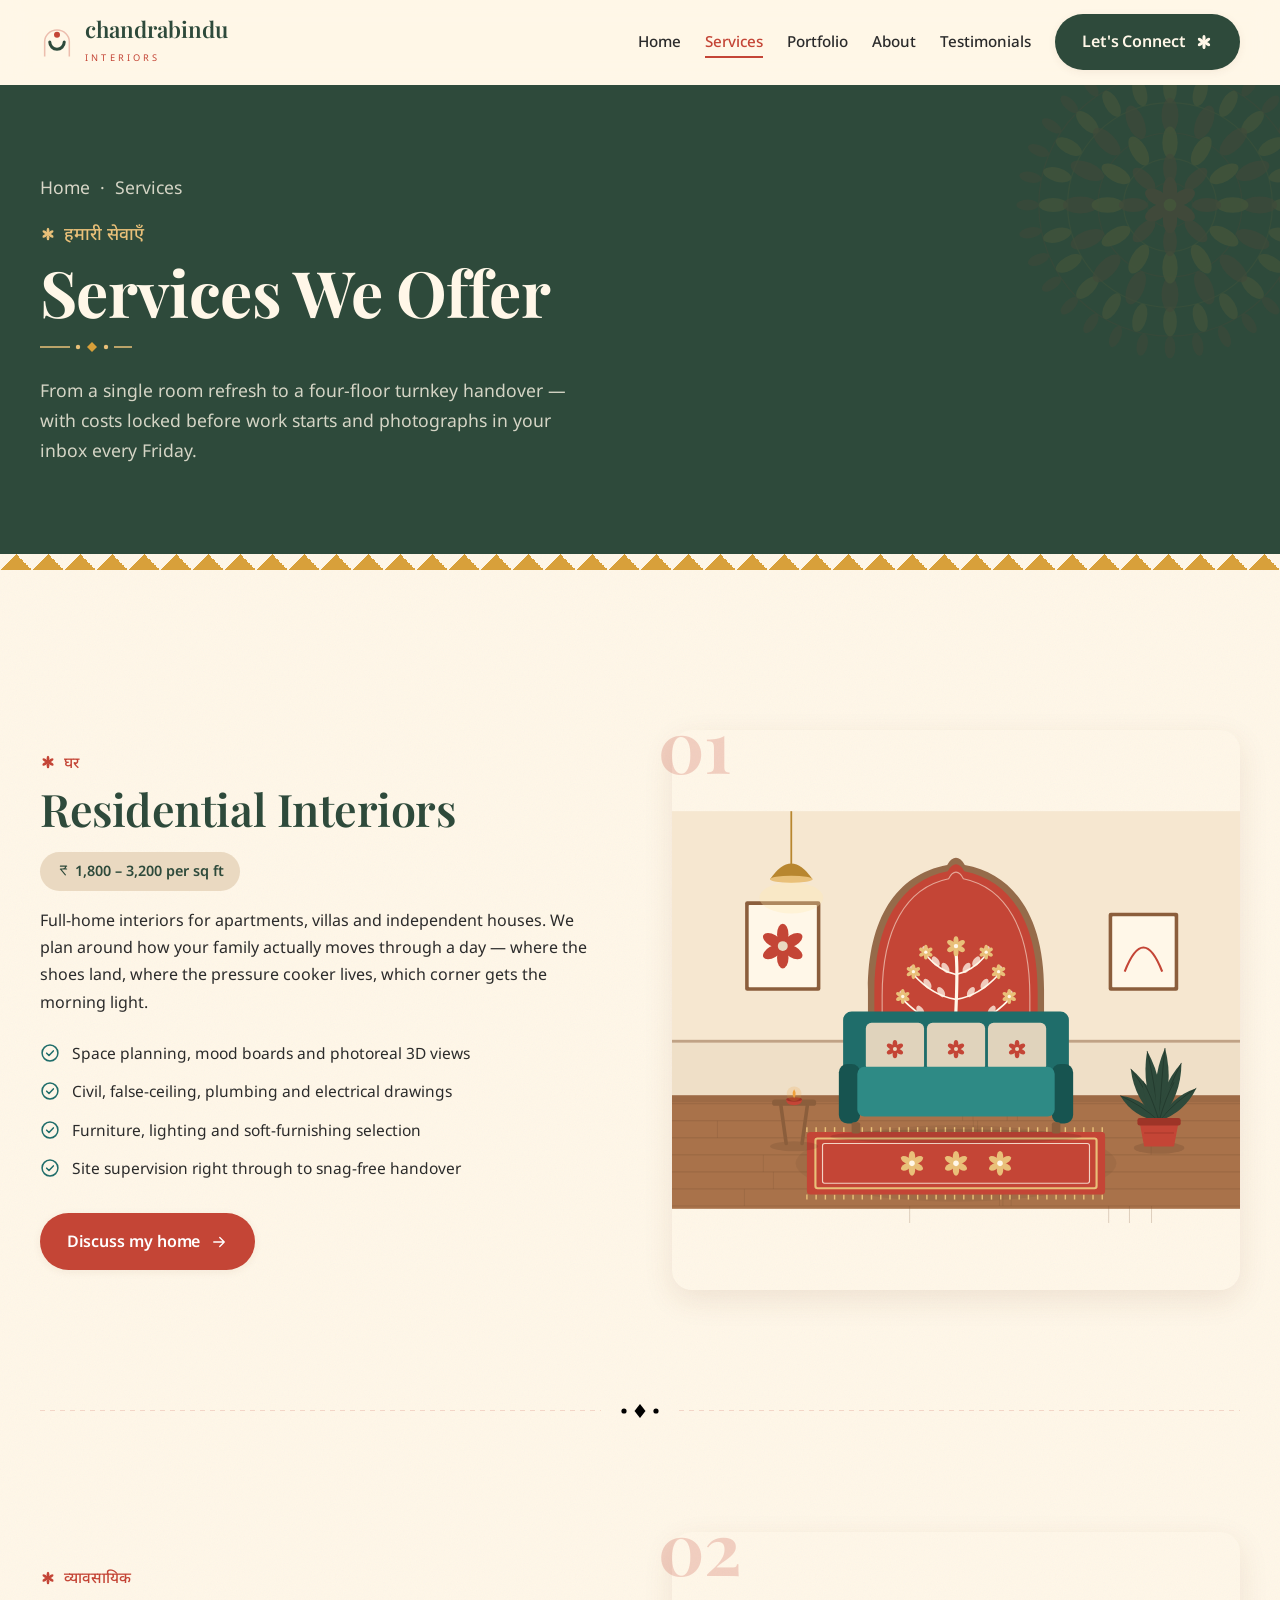
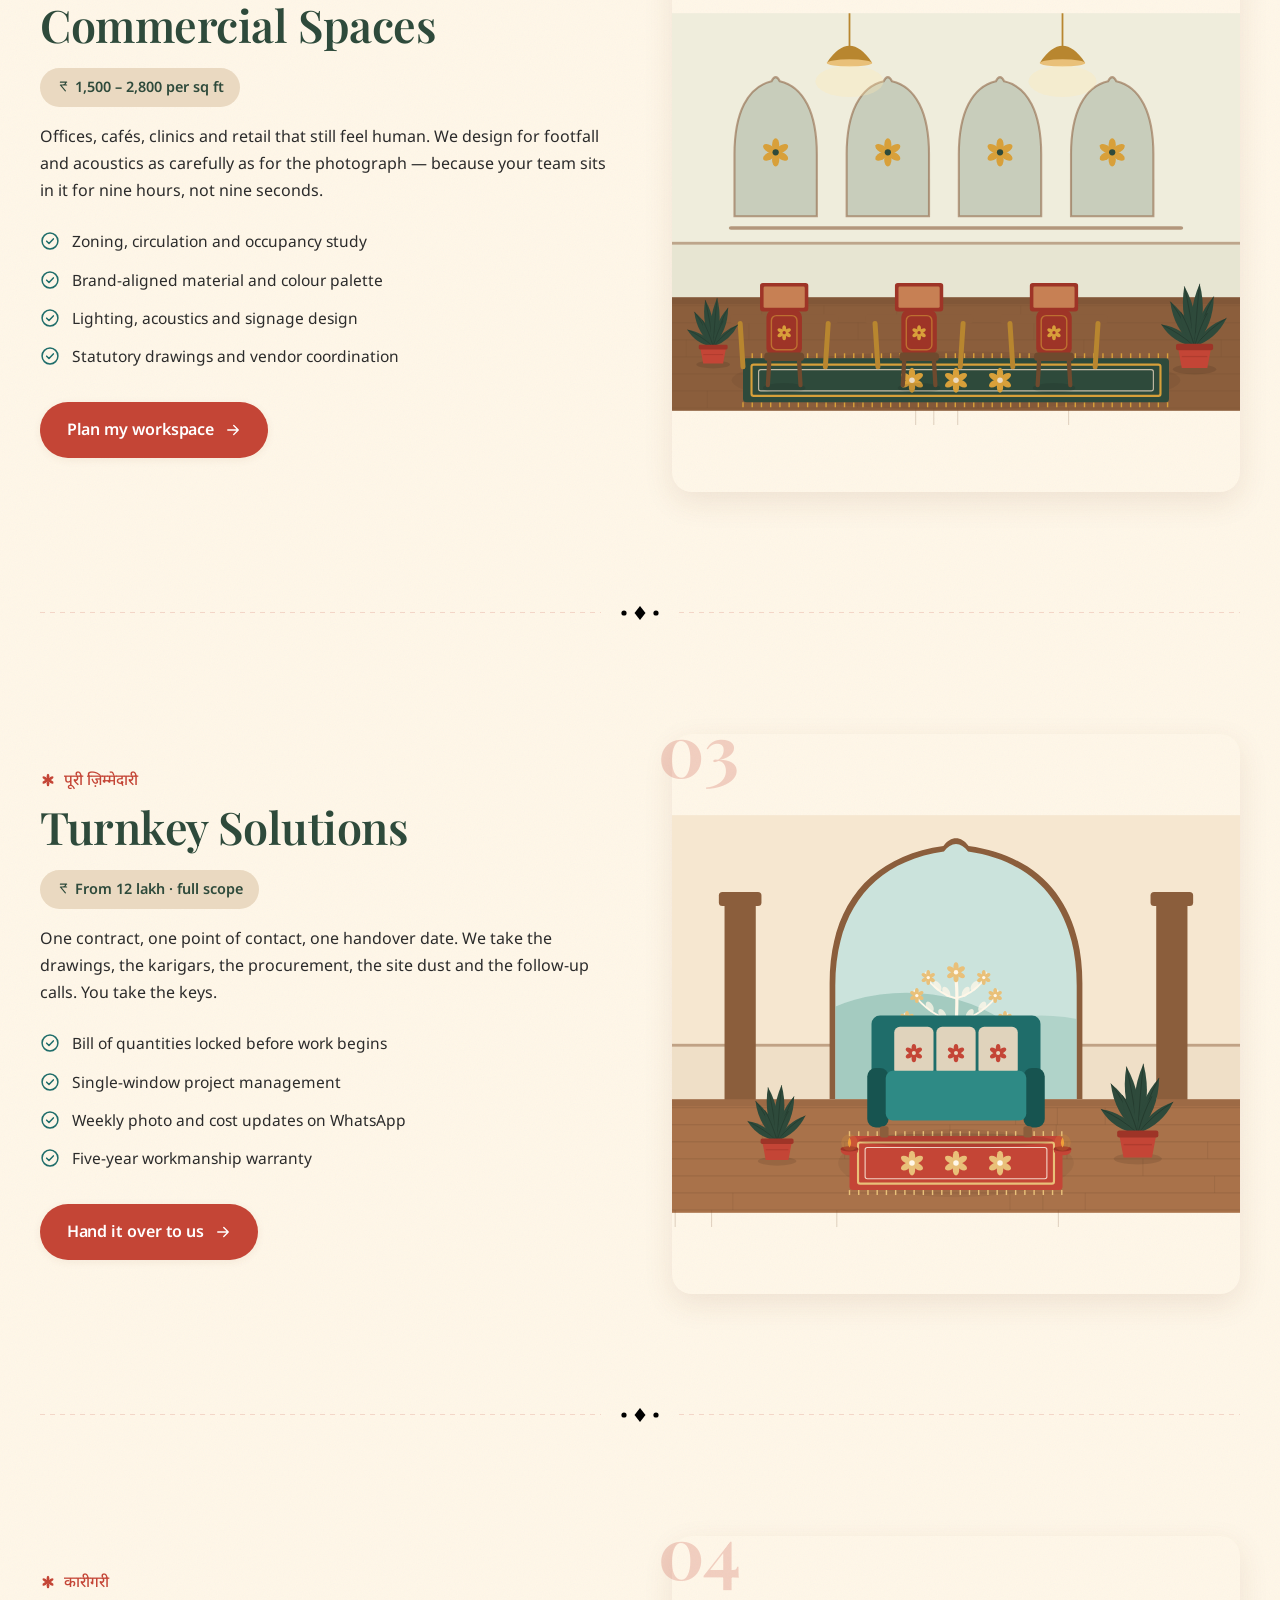
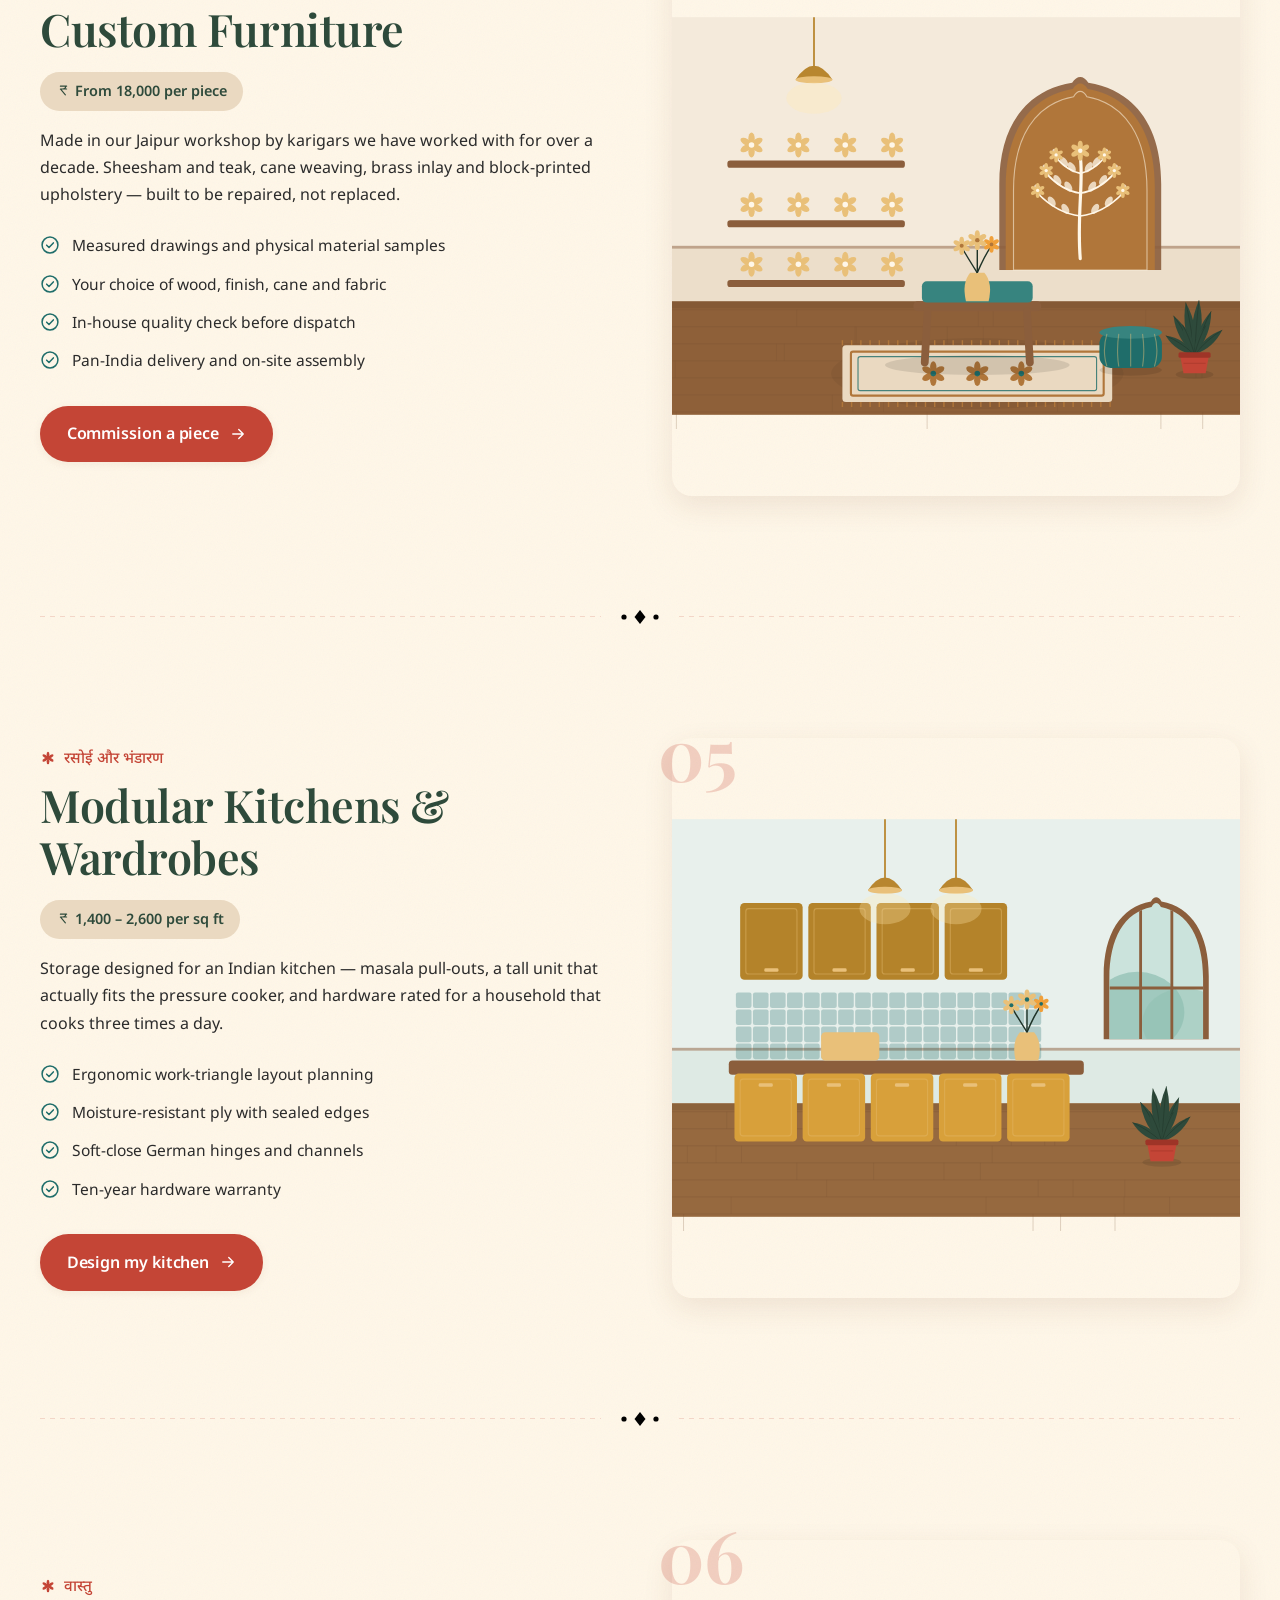
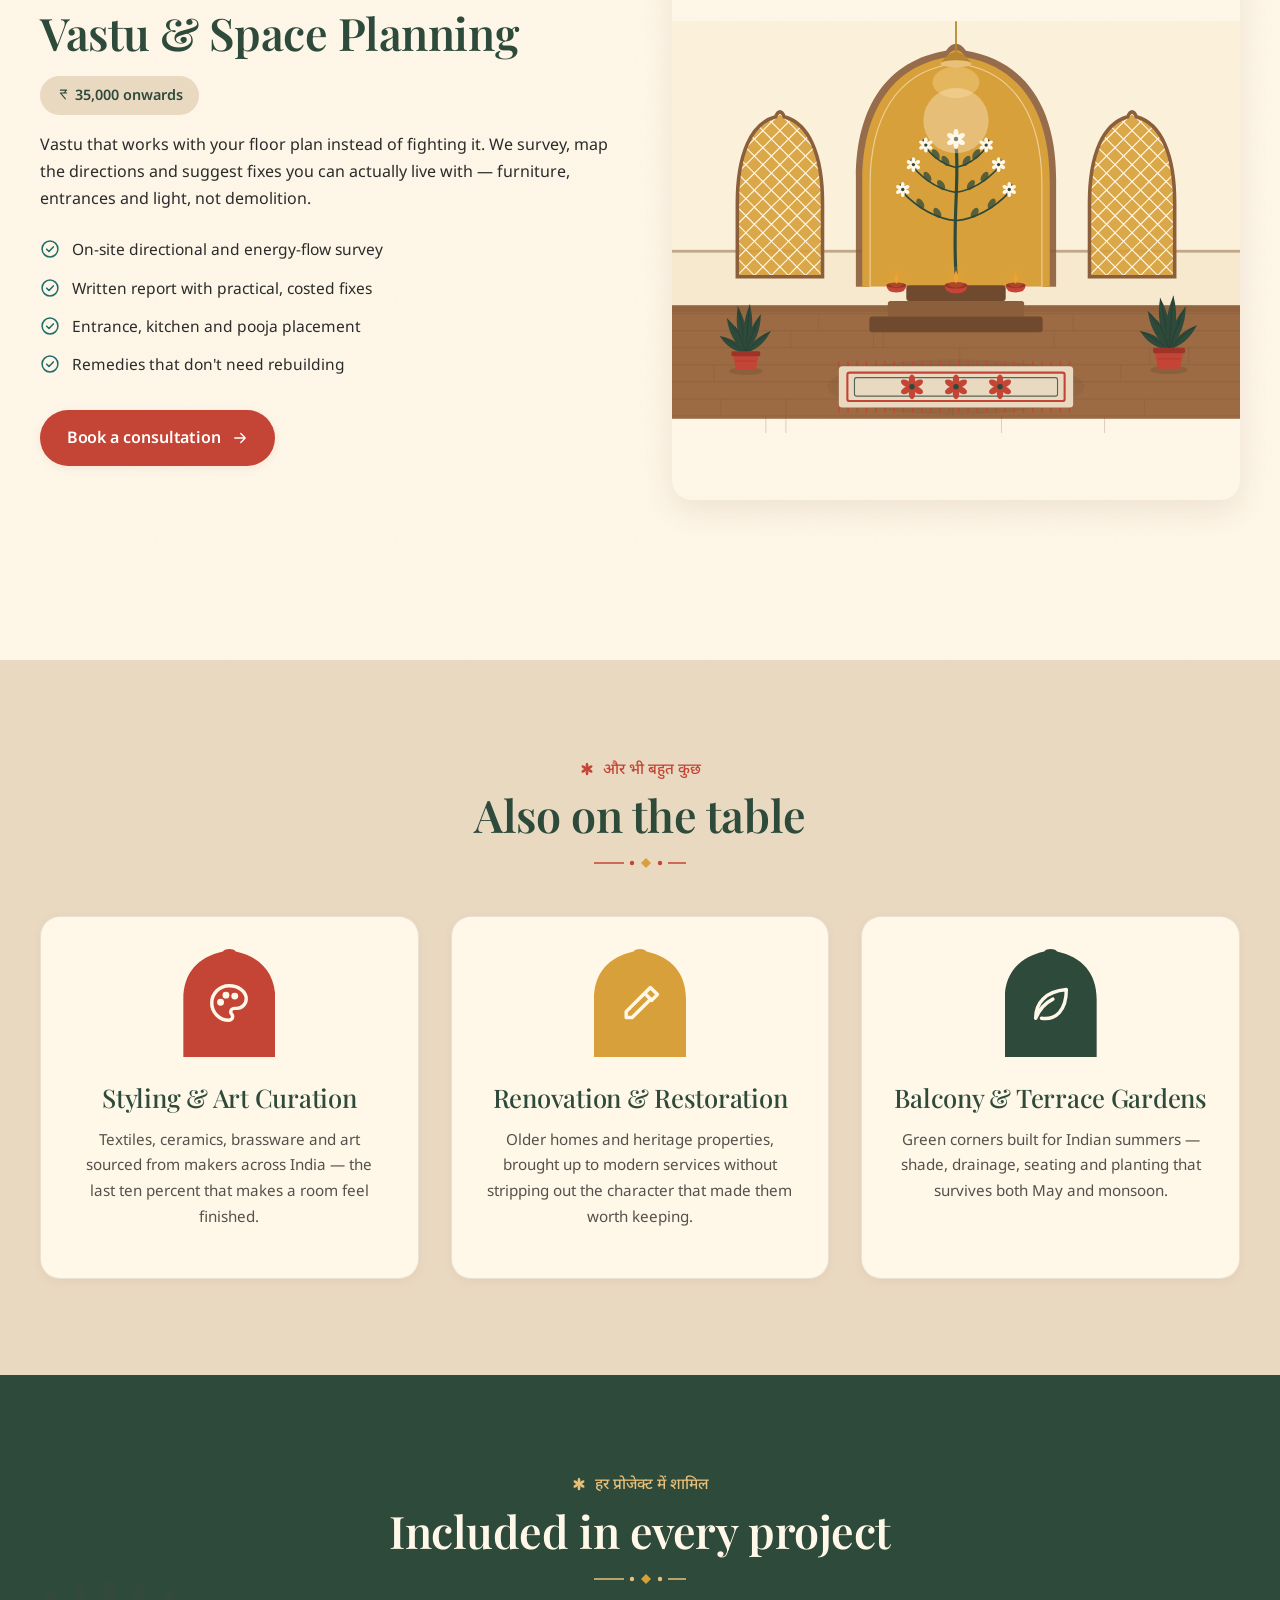
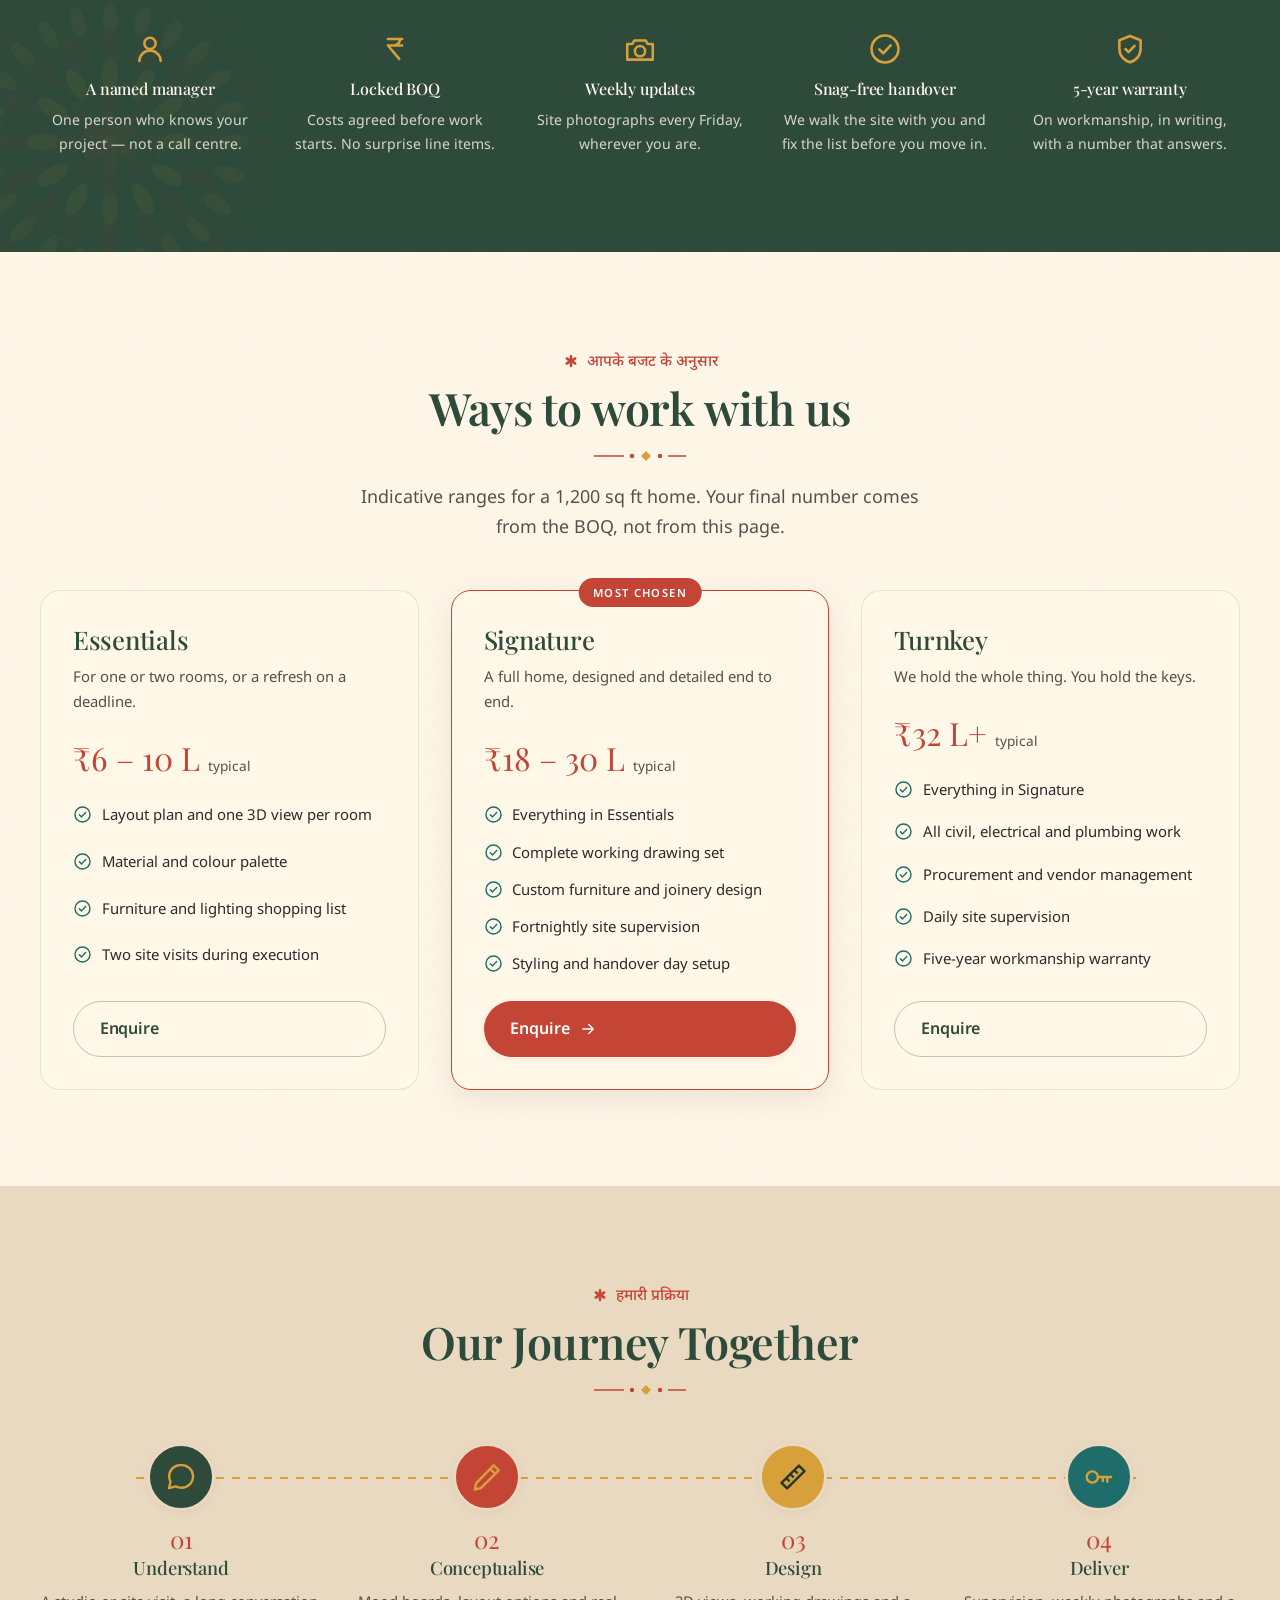
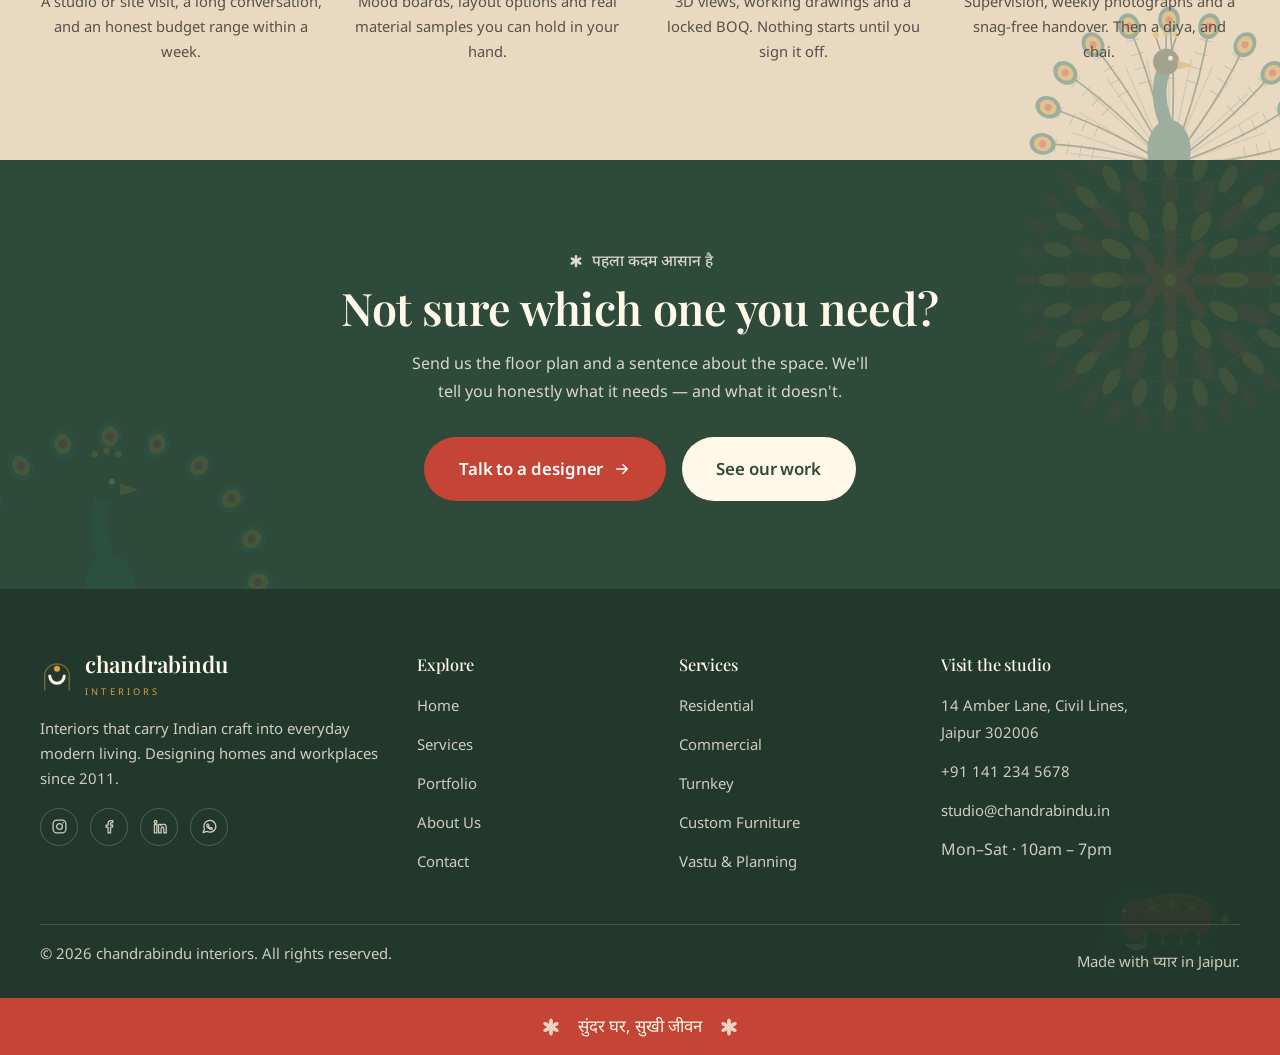
<file: services.html>
<!doctype html>
<html lang="en">
<head>
<meta charset="utf-8">
<meta name="viewport" content="width=device-width, initial-scale=1">
<title>Services — chandrabindu interiors</title>
<meta name="description" content="Residential and commercial interiors, turnkey execution, custom furniture, modular kitchens and vastu planning — with locked costs and weekly updates.">
<link rel="preconnect" href="https://fonts.googleapis.com">
<link rel="preconnect" href="https://fonts.gstatic.com" crossorigin>
<link href="https://fonts.googleapis.com/css2?family=Playfair+Display:wght@400;500;600;700&family=Noto+Sans+Devanagari:wght@400;500;600&family=Noto+Sans:wght@400;500;600;700&display=swap" rel="stylesheet">
<link rel="stylesheet" href="css/style.css">
<link rel="icon" href="assets/img/favicon.svg" type="image/svg+xml">
</head>
<body>

<!-- ===================== Shared sprite: arch clip-paths + icons ===================== -->
<svg aria-hidden="true" focusable="false" style="position:absolute;width:0;height:0;overflow:hidden">
  <defs>
    <clipPath id="archClip" clipPathUnits="objectBoundingBox">
      <path d="M0,1 L0,.46 C0,.22 .16,.07 .43,.02 C.46,-.01 .54,-.01 .57,.02 C.84,.07 1,.22 1,.46 L1,1 Z"/>
    </clipPath>
    <clipPath id="archClipCusped" clipPathUnits="objectBoundingBox">
      <path d="M0,1 L0,.5 C0,.37 .06,.31 .14,.29 C.09,.19 .16,.12 .27,.13 C.25,.05 .34,0 .5,0 C.66,0 .75,.05 .73,.13 C.84,.12 .91,.19 .86,.29 C.94,.31 1,.37 1,.5 L1,1 Z"/>
    </clipPath>
  </defs>
  <symbol id="i-arrow-right" viewBox="0 0 24 24"><path d="M5 12h14M13 6l6 6-6 6"/></symbol>
  <symbol id="i-arrow-left" viewBox="0 0 24 24"><path d="M19 12H5M11 18l-6-6 6-6"/></symbol>
  <symbol id="i-check" viewBox="0 0 24 24"><path d="M20 6L9 17l-5-5"/></symbol>
  <symbol id="i-check-circle" viewBox="0 0 24 24"><circle cx="12" cy="12" r="9.5"/><path d="M8 12.2l2.8 2.8L16 9.5"/></symbol>
  <symbol id="i-menu" viewBox="0 0 24 24"><path d="M3 7h18M3 12h18M3 17h18"/></symbol>
  <symbol id="i-close" viewBox="0 0 24 24"><path d="M18 6L6 18M6 6l12 12"/></symbol>
  <symbol id="i-plus" viewBox="0 0 24 24"><path d="M12 5v14M5 12h14"/></symbol>
  <symbol id="i-drag" viewBox="0 0 24 24"><path d="M9.5 7l-5 5 5 5M14.5 7l5 5-5 5"/></symbol>
  <symbol id="i-home" viewBox="0 0 24 24"><path d="M3 10.5L12 3l9 7.5M5.5 9.4V20h13V9.4M10 20v-5.5h4V20"/></symbol>
  <symbol id="i-sofa" viewBox="0 0 24 24"><path d="M4.5 11V8.5A2.5 2.5 0 017 6h10a2.5 2.5 0 012.5 2.5V11M2.5 12.5A1.5 1.5 0 014 11h16a1.5 1.5 0 011.5 1.5V17.5h-19zM5.5 17.5V20M18.5 17.5V20"/></symbol>
  <symbol id="i-cube" viewBox="0 0 24 24"><path d="M12 2.6l8.5 4.7v9.4L12 21.4l-8.5-4.7V7.3zM12 12l8.5-4.7M12 12v9.4M12 12L3.5 7.3"/></symbol>
  <symbol id="i-chair" viewBox="0 0 24 24"><path d="M7 3.5h10v8H7zM7 11.5L5.5 20.5M17 11.5l1.5 9M4.5 15h15"/></symbol>
  <symbol id="i-kitchen" viewBox="0 0 24 24"><path d="M4 3.5h16v7H4zM4 13.5h16v7H4zM12 5.6v2.8M12 15.6v2.8"/></symbol>
  <symbol id="i-compass" viewBox="0 0 24 24"><circle cx="12" cy="12" r="9.2"/><path d="M15.6 8.4l-2.4 6.8-6.8 2.4 2.4-6.8z"/></symbol>
  <symbol id="i-palette" viewBox="0 0 24 24"><path d="M12 3a9 9 0 000 18c1.1 0 1.9-.9 1.9-1.9 0-.5-.2-.9-.5-1.2-.3-.4-.5-.8-.5-1.3 0-1 .8-1.8 1.8-1.8h1.4A5 5 0 0021 9.9C21 6 17 3 12 3z"/><circle cx="7.6" cy="11.6" r=".9"/><circle cx="10.4" cy="7.9" r=".9"/><circle cx="15" cy="8.4" r=".9"/></symbol>
  <symbol id="i-tools" viewBox="0 0 24 24"><path d="M14.4 6.9l3-3 3.7 3.7-3 3zM14.4 6.9l-9.6 9.6v3.1h3.1l9.6-9.6"/></symbol>
  <symbol id="i-leaf" viewBox="0 0 24 24"><path d="M4 20c0-8 5-14 16-15 0 11-5.5 16-13 15M4 20c2-5 5-8 9-10"/></symbol>
  <symbol id="i-chat" viewBox="0 0 24 24"><path d="M21 11.6a8.4 8.4 0 01-9 8.4 8.9 8.9 0 01-4-1L3 20.4l1.1-4.9a8.4 8.4 0 01-1-4A8.4 8.4 0 0112 3.1a8.4 8.4 0 019 8.5z"/></symbol>
  <symbol id="i-pencil" viewBox="0 0 24 24"><path d="M17 3.2l3.8 3.8L7.4 20.4l-4.6 1 1-4.6zM14.4 5.8l3.8 3.8"/></symbol>
  <symbol id="i-ruler" viewBox="0 0 24 24"><path d="M3.4 16.4l13-13 4.2 4.2-13 13zM7 12.8l2 2M10 9.8l2 2M13 6.8l2 2"/></symbol>
  <symbol id="i-key" viewBox="0 0 24 24"><circle cx="7" cy="12" r="4.2"/><path d="M11.2 12H21M18.2 12v3.6M14.9 12v3"/></symbol>
  <symbol id="i-building" viewBox="0 0 24 24"><path d="M3 21h18M5.5 21V4.5h8V21M13.5 9.5H19V21M7.9 8h2.2M7.9 11.6h2.2M7.9 15.2h2.2M15.4 13h1.6M15.4 16.6h1.6"/></symbol>
  <symbol id="i-shield" viewBox="0 0 24 24"><path d="M12 2.8l7.5 3v6c0 4.6-3.1 8.5-7.5 9.5-4.4-1-7.5-4.9-7.5-9.5v-6z"/><path d="M8.8 12l2.2 2.2 4.2-4.4"/></symbol>
  <symbol id="i-user" viewBox="0 0 24 24"><circle cx="12" cy="8" r="4"/><path d="M4.5 20.5a7.5 7.5 0 0115 0"/></symbol>
  <symbol id="i-camera" viewBox="0 0 24 24"><path d="M3 8.5h3.5L8 6h8l1.5 2.5H21v11H3z"/><circle cx="12" cy="13.5" r="3.6"/></symbol>
  <symbol id="i-rupee" viewBox="0 0 24 24"><path d="M7 5h10M7 9.5h10M15.5 5c0 3.6-2.6 4.5-5 4.5H7l8 9.5"/></symbol>
  <symbol id="i-phone" viewBox="0 0 24 24"><path d="M21.5 16.9v3a2 2 0 01-2.2 2 19.8 19.8 0 01-8.6-3.1 19.4 19.4 0 01-6-6A19.8 19.8 0 011.6 4.2 2 2 0 013.6 2h3a2 2 0 012 1.7c.1 1 .4 1.9.7 2.8a2 2 0 01-.5 2.1L7.6 9.9a16 16 0 006 6l1.3-1.3a2 2 0 012.1-.5c.9.4 1.8.6 2.8.7a2 2 0 011.7 2z"/></symbol>
  <symbol id="i-mail" viewBox="0 0 24 24"><rect x="2.5" y="5" width="19" height="14" rx="2"/><path d="M2.9 6.3l9.1 6.6 9.1-6.6"/></symbol>
  <symbol id="i-pin" viewBox="0 0 24 24"><path d="M20 10.2c0 6-8 11.8-8 11.8s-8-5.8-8-11.8a8 8 0 1116 0z"/><circle cx="12" cy="10" r="3"/></symbol>
  <symbol id="i-clock" viewBox="0 0 24 24"><circle cx="12" cy="12" r="9.2"/><path d="M12 6.8V12l3.5 2.1"/></symbol>
  <symbol id="i-instagram" viewBox="0 0 24 24"><rect x="3" y="3" width="18" height="18" rx="5"/><circle cx="12" cy="12" r="4.1"/><path d="M17.2 6.8h.01" stroke-width="2.2"/></symbol>
  <symbol id="i-facebook" viewBox="0 0 24 24"><path d="M13.5 21v-8h2.7l.4-3.1h-3.1V7.9c0-.9.25-1.4 1.55-1.4H16.7V3.7c-.3-.04-1.3-.13-2.5-.13-2.5 0-4.2 1.5-4.2 4.3v2.1H7.3V13h2.7v8z"/></symbol>
  <symbol id="i-linkedin" viewBox="0 0 24 24"><path d="M4.8 8.9h3.4V21H4.8zM6.5 3.4a2 2 0 110 4 2 2 0 010-4zM10.6 8.9H14v1.65h.05a3.7 3.7 0 013.3-1.8c3.5 0 4.15 2.3 4.15 5.3V21h-3.4v-5.35c0-1.3-.02-2.95-1.8-2.95s-2.07 1.4-2.07 2.85V21h-3.4z"/></symbol>
  <symbol id="i-whatsapp" viewBox="0 0 24 24"><path d="M21 11.5a8.5 8.5 0 01-12.8 7.3L3 20.5l1.8-5A8.5 8.5 0 1121 11.5z"/><path d="M8.8 9.2c.2-.5.4-.5.6-.5h.5c.2 0 .4 0 .6.5l.7 1.5c.1.2 0 .4-.1.5l-.4.5c-.1.2-.2.3-.1.5.4.8 1.3 1.6 2.2 2 .2.1.4 0 .5-.1l.5-.5c.2-.2.3-.2.5-.1l1.4.8c.2.1.3.2.3.4 0 .2-.1.7-.3.9-.3.3-.9.6-1.4.6-1.4 0-3.3-1.2-4.4-2.3-1-1.1-1.7-2.3-1.7-3.2 0-.6.2-1.1.6-1.5z"/></symbol>
  <symbol id="i-lotus" viewBox="0 0 24 24"><g transform="translate(12,12)">
    <ellipse cx="0" cy="-5.2" rx="2.1" ry="4.2"/>
    <ellipse cx="0" cy="-5.2" rx="2.1" ry="4.2" transform="rotate(60)"/>
    <ellipse cx="0" cy="-5.2" rx="2.1" ry="4.2" transform="rotate(120)"/>
    <ellipse cx="0" cy="-5.2" rx="2.1" ry="4.2" transform="rotate(180)"/>
    <ellipse cx="0" cy="-5.2" rx="2.1" ry="4.2" transform="rotate(240)"/>
    <ellipse cx="0" cy="-5.2" rx="2.1" ry="4.2" transform="rotate(300)"/>
    <circle r="2"/></g></symbol>
  <symbol id="i-elephant" viewBox="0 0 24 24"><path d="M20 14.5c0-4-3-6.8-7-6.8s-7 2.8-7 6.8v5M6 12.5c-1.6.4-2.5 1.8-2.5 3.4 0 1.4.8 2.6 1.8 3.1M9.5 19.5v-3M16.5 19.5v-3M20 19.5v-2.6"/><circle cx="16.8" cy="12" r=".9"/></symbol>
  <symbol id="i-peacock" viewBox="0 0 24 24"><path d="M12 21c-2.6 0-4.5-2.1-4.5-4.6 0-2.2 1.6-3.6 1.6-5.6 0-1.5-1-2.3-1-3.8A3.9 3.9 0 0112 3a3.9 3.9 0 013.9 4c0 1.5-1 2.3-1 3.8 0 2 1.6 3.4 1.6 5.6 0 2.5-1.9 4.6-4.5 4.6z"/><circle cx="12" cy="7.5" r="1.4"/></symbol>
</svg>

<!-- ===================== Header ===================== -->
<header class="header" id="header">
  <div class="wrap">
    <nav class="nav" aria-label="Main">
      <a class="brand" href="index.html">
        <svg viewBox="0 0 40 40" aria-hidden="true">
          <path d="M5.5 37V19.5C5.5 12 11.9 6 20 6s14.5 6 14.5 13.5V37" fill="none" stroke="#C44536" stroke-width="1.8" opacity=".32"/>
          <path d="M11.5 20a8.5 8.5 0 0017 0" fill="none" stroke="#2E4A3B" stroke-width="3.6" stroke-linecap="round"/>
          <circle cx="20" cy="11.5" r="3.5" fill="#C44536"/>
        </svg>
        <span><span class="brand__name">chandrabindu</span><span class="brand__sub">Interiors</span></span>
      </a>
      <ul class="nav__links" id="navLinks">
        <li><a href="index.html">Home</a></li>
        <li><a href="services.html" aria-current="page">Services</a></li>
        <li><a href="portfolio.html">Portfolio</a></li>
        <li><a href="index.html#about">About</a></li>
        <li><a href="index.html#testimonials">Testimonials</a></li>
        <li><a class="btn btn--forest" href="contact.html">Let's Connect
          <svg class="icon icon--solid" aria-hidden="true"><use href="#i-lotus"/></svg></a></li>
      </ul>
      <button class="nav__toggle" id="navToggle" aria-expanded="false" aria-controls="navLinks" aria-label="Menu">
        <svg class="icon icon-open" aria-hidden="true"><use href="#i-menu"/></svg>
        <svg class="icon icon-close" aria-hidden="true"><use href="#i-close"/></svg>
      </button>
    </nav>
  </div>
</header>

<main>

<!-- ===================== Page hero ===================== -->
<section class="page-hero">
  <img class="motif-bg motif-bg--tr" src="assets/img/mandala.svg" alt="" aria-hidden="true">
  <div class="wrap">
    <p class="breadcrumb"><a href="index.html">Home</a> &nbsp;·&nbsp; Services</p>
    <p class="kicker"><svg class="icon icon--solid" aria-hidden="true"><use href="#i-lotus"/></svg>
      <span class="hi" lang="hi">हमारी सेवाएँ</span></p>
    <h1>Services We Offer</h1>
    <svg class="flourish" viewBox="0 0 92 10" aria-hidden="true">
      <path class="f-line" d="M0 5h30"/><circle class="f-dot" cx="38" cy="5" r="2.2"/>
      <path class="f-gem" d="M52 0l5 5-5 5-5-5z"/><circle class="f-dot" cx="66" cy="5" r="2.2"/>
      <path class="f-line" d="M74 5h18"/>
    </svg>
    <p style="margin-top:1.5rem">From a single room refresh to a four-floor turnkey handover — with costs locked before work starts and photographs in your inbox every Friday.</p>
  </div>
</section>
<div class="temple-band temple-band--mustard" aria-hidden="true"></div>

<!-- ===================== Service detail rows ===================== -->
<section class="section">
  <div class="wrap">

    <article class="srv" id="residential">
      <div class="srv__copy reveal">
        <p class="kicker"><svg class="icon icon--solid" aria-hidden="true"><use href="#i-lotus"/></svg>
          <span class="hi" lang="hi">घर</span></p>
        <h2>Residential Interiors</h2>
        <p class="srv__price"><svg class="icon" style="width:15px;height:15px;display:inline;vertical-align:-2px" aria-hidden="true"><use href="#i-rupee"/></svg> 1,800 – 3,200 per sq ft</p>
        <p>Full-home interiors for apartments, villas and independent houses. We plan around how your family actually moves through a day — where the shoes land, where the pressure cooker lives, which corner gets the morning light.</p>
        <ul class="srv__list">
          <li><svg class="icon" aria-hidden="true"><use href="#i-check-circle"/></svg> Space planning, mood boards and photoreal 3D views</li>
          <li><svg class="icon" aria-hidden="true"><use href="#i-check-circle"/></svg> Civil, false-ceiling, plumbing and electrical drawings</li>
          <li><svg class="icon" aria-hidden="true"><use href="#i-check-circle"/></svg> Furniture, lighting and soft-furnishing selection</li>
          <li><svg class="icon" aria-hidden="true"><use href="#i-check-circle"/></svg> Site supervision right through to snag-free handover</li>
        </ul>
        <a class="btn btn--primary" href="contact.html">Discuss my home
          <svg class="icon" aria-hidden="true"><use href="#i-arrow-right"/></svg></a>
      </div>
      <div class="srv__art reveal" data-delay="1">
        <span class="srv__num" aria-hidden="true">01</span>
        <img src="assets/img/room-living.svg" alt="A living room with a carved arch mural, teal sofa and patterned dhurrie" width="800" height="560">
      </div>
    </article>

    <div class="divider" aria-hidden="true">
      <svg viewBox="0 0 46 18"><path class="f-gem" d="M23 2l5.5 7-5.5 7-5.5-7z"/><circle class="f-dot" cx="7" cy="9" r="2.6"/><circle class="f-dot" cx="39" cy="9" r="2.6"/></svg>
    </div>

    <article class="srv" id="commercial">
      <div class="srv__copy reveal">
        <p class="kicker"><svg class="icon icon--solid" aria-hidden="true"><use href="#i-lotus"/></svg>
          <span class="hi" lang="hi">व्यावसायिक</span></p>
        <h2>Commercial Spaces</h2>
        <p class="srv__price"><svg class="icon" style="width:15px;height:15px;display:inline;vertical-align:-2px" aria-hidden="true"><use href="#i-rupee"/></svg> 1,500 – 2,800 per sq ft</p>
        <p>Offices, cafés, clinics and retail that still feel human. We design for footfall and acoustics as carefully as for the photograph — because your team sits in it for nine hours, not nine seconds.</p>
        <ul class="srv__list">
          <li><svg class="icon" aria-hidden="true"><use href="#i-check-circle"/></svg> Zoning, circulation and occupancy study</li>
          <li><svg class="icon" aria-hidden="true"><use href="#i-check-circle"/></svg> Brand-aligned material and colour palette</li>
          <li><svg class="icon" aria-hidden="true"><use href="#i-check-circle"/></svg> Lighting, acoustics and signage design</li>
          <li><svg class="icon" aria-hidden="true"><use href="#i-check-circle"/></svg> Statutory drawings and vendor coordination</li>
        </ul>
        <a class="btn btn--primary" href="contact.html">Plan my workspace
          <svg class="icon" aria-hidden="true"><use href="#i-arrow-right"/></svg></a>
      </div>
      <div class="srv__art reveal" data-delay="1">
        <span class="srv__num" aria-hidden="true">02</span>
        <img src="assets/img/room-office.svg" alt="An open-plan studio with an arched arcade along the back wall and warm task lighting" width="800" height="560">
      </div>
    </article>

    <div class="divider" aria-hidden="true">
      <svg viewBox="0 0 46 18"><path class="f-gem" d="M23 2l5.5 7-5.5 7-5.5-7z"/><circle class="f-dot" cx="7" cy="9" r="2.6"/><circle class="f-dot" cx="39" cy="9" r="2.6"/></svg>
    </div>

    <article class="srv" id="turnkey">
      <div class="srv__copy reveal">
        <p class="kicker"><svg class="icon icon--solid" aria-hidden="true"><use href="#i-lotus"/></svg>
          <span class="hi" lang="hi">पूरी ज़िम्मेदारी</span></p>
        <h2>Turnkey Solutions</h2>
        <p class="srv__price"><svg class="icon" style="width:15px;height:15px;display:inline;vertical-align:-2px" aria-hidden="true"><use href="#i-rupee"/></svg> From 12 lakh · full scope</p>
        <p>One contract, one point of contact, one handover date. We take the drawings, the karigars, the procurement, the site dust and the follow-up calls. You take the keys.</p>
        <ul class="srv__list">
          <li><svg class="icon" aria-hidden="true"><use href="#i-check-circle"/></svg> Bill of quantities locked before work begins</li>
          <li><svg class="icon" aria-hidden="true"><use href="#i-check-circle"/></svg> Single-window project management</li>
          <li><svg class="icon" aria-hidden="true"><use href="#i-check-circle"/></svg> Weekly photo and cost updates on WhatsApp</li>
          <li><svg class="icon" aria-hidden="true"><use href="#i-check-circle"/></svg> Five-year workmanship warranty</li>
        </ul>
        <a class="btn btn--primary" href="contact.html">Hand it over to us
          <svg class="icon" aria-hidden="true"><use href="#i-arrow-right"/></svg></a>
      </div>
      <div class="srv__art reveal" data-delay="1">
        <span class="srv__num" aria-hidden="true">03</span>
        <img src="assets/img/room-courtyard.svg" alt="A courtyard-facing sitting room framed by carved columns and jali screens" width="800" height="560">
      </div>
    </article>

    <div class="divider" aria-hidden="true">
      <svg viewBox="0 0 46 18"><path class="f-gem" d="M23 2l5.5 7-5.5 7-5.5-7z"/><circle class="f-dot" cx="7" cy="9" r="2.6"/><circle class="f-dot" cx="39" cy="9" r="2.6"/></svg>
    </div>

    <article class="srv" id="furniture">
      <div class="srv__copy reveal">
        <p class="kicker"><svg class="icon icon--solid" aria-hidden="true"><use href="#i-lotus"/></svg>
          <span class="hi" lang="hi">कारीगरी</span></p>
        <h2>Custom Furniture</h2>
        <p class="srv__price"><svg class="icon" style="width:15px;height:15px;display:inline;vertical-align:-2px" aria-hidden="true"><use href="#i-rupee"/></svg> From 18,000 per piece</p>
        <p>Made in our Jaipur workshop by karigars we have worked with for over a decade. Sheesham and teak, cane weaving, brass inlay and block-printed upholstery — built to be repaired, not replaced.</p>
        <ul class="srv__list">
          <li><svg class="icon" aria-hidden="true"><use href="#i-check-circle"/></svg> Measured drawings and physical material samples</li>
          <li><svg class="icon" aria-hidden="true"><use href="#i-check-circle"/></svg> Your choice of wood, finish, cane and fabric</li>
          <li><svg class="icon" aria-hidden="true"><use href="#i-check-circle"/></svg> In-house quality check before dispatch</li>
          <li><svg class="icon" aria-hidden="true"><use href="#i-check-circle"/></svg> Pan-India delivery and on-site assembly</li>
        </ul>
        <a class="btn btn--primary" href="contact.html">Commission a piece
          <svg class="icon" aria-hidden="true"><use href="#i-arrow-right"/></svg></a>
      </div>
      <div class="srv__art reveal" data-delay="1">
        <span class="srv__num" aria-hidden="true">04</span>
        <img src="assets/img/room-furniture.svg" alt="A furniture showroom with open shelving, a low bench and an arched display niche" width="800" height="560">
      </div>
    </article>

    <div class="divider" aria-hidden="true">
      <svg viewBox="0 0 46 18"><path class="f-gem" d="M23 2l5.5 7-5.5 7-5.5-7z"/><circle class="f-dot" cx="7" cy="9" r="2.6"/><circle class="f-dot" cx="39" cy="9" r="2.6"/></svg>
    </div>

    <article class="srv" id="modular">
      <div class="srv__copy reveal">
        <p class="kicker"><svg class="icon icon--solid" aria-hidden="true"><use href="#i-lotus"/></svg>
          <span class="hi" lang="hi">रसोई और भंडारण</span></p>
        <h2>Modular Kitchens &amp; Wardrobes</h2>
        <p class="srv__price"><svg class="icon" style="width:15px;height:15px;display:inline;vertical-align:-2px" aria-hidden="true"><use href="#i-rupee"/></svg> 1,400 – 2,600 per sq ft</p>
        <p>Storage designed for an Indian kitchen — masala pull-outs, a tall unit that actually fits the pressure cooker, and hardware rated for a household that cooks three times a day.</p>
        <ul class="srv__list">
          <li><svg class="icon" aria-hidden="true"><use href="#i-check-circle"/></svg> Ergonomic work-triangle layout planning</li>
          <li><svg class="icon" aria-hidden="true"><use href="#i-check-circle"/></svg> Moisture-resistant ply with sealed edges</li>
          <li><svg class="icon" aria-hidden="true"><use href="#i-check-circle"/></svg> Soft-close German hinges and channels</li>
          <li><svg class="icon" aria-hidden="true"><use href="#i-check-circle"/></svg> Ten-year hardware warranty</li>
        </ul>
        <a class="btn btn--primary" href="contact.html">Design my kitchen
          <svg class="icon" aria-hidden="true"><use href="#i-arrow-right"/></svg></a>
      </div>
      <div class="srv__art reveal" data-delay="1">
        <span class="srv__num" aria-hidden="true">05</span>
        <img src="assets/img/room-kitchen.svg" alt="A modular kitchen with mustard cabinetry, tiled backsplash and pendant lights" width="800" height="560">
      </div>
    </article>

    <div class="divider" aria-hidden="true">
      <svg viewBox="0 0 46 18"><path class="f-gem" d="M23 2l5.5 7-5.5 7-5.5-7z"/><circle class="f-dot" cx="7" cy="9" r="2.6"/><circle class="f-dot" cx="39" cy="9" r="2.6"/></svg>
    </div>

    <article class="srv" id="vastu">
      <div class="srv__copy reveal">
        <p class="kicker"><svg class="icon icon--solid" aria-hidden="true"><use href="#i-lotus"/></svg>
          <span class="hi" lang="hi">वास्तु</span></p>
        <h2>Vastu &amp; Space Planning</h2>
        <p class="srv__price"><svg class="icon" style="width:15px;height:15px;display:inline;vertical-align:-2px" aria-hidden="true"><use href="#i-rupee"/></svg> 35,000 onwards</p>
        <p>Vastu that works with your floor plan instead of fighting it. We survey, map the directions and suggest fixes you can actually live with — furniture, entrances and light, not demolition.</p>
        <ul class="srv__list">
          <li><svg class="icon" aria-hidden="true"><use href="#i-check-circle"/></svg> On-site directional and energy-flow survey</li>
          <li><svg class="icon" aria-hidden="true"><use href="#i-check-circle"/></svg> Written report with practical, costed fixes</li>
          <li><svg class="icon" aria-hidden="true"><use href="#i-check-circle"/></svg> Entrance, kitchen and pooja placement</li>
          <li><svg class="icon" aria-hidden="true"><use href="#i-check-circle"/></svg> Remedies that don't need rebuilding</li>
        </ul>
        <a class="btn btn--primary" href="contact.html">Book a consultation
          <svg class="icon" aria-hidden="true"><use href="#i-arrow-right"/></svg></a>
      </div>
      <div class="srv__art reveal" data-delay="1">
        <span class="srv__num" aria-hidden="true">06</span>
        <img src="assets/img/room-pooja.svg" alt="A pooja room with a gilded arch niche, carved jali panels and lit diyas" width="800" height="560">
      </div>
    </article>

  </div>
</section>

<!-- ===================== Also offered ===================== -->
<section class="section section--sand">
  <div class="wrap">
    <div class="section-head section-head--center">
      <p class="kicker kicker--center"><svg class="icon icon--solid" aria-hidden="true"><use href="#i-lotus"/></svg>
        <span class="hi" lang="hi">और भी बहुत कुछ</span></p>
      <h2>Also on the table</h2>
      <svg class="flourish" viewBox="0 0 92 10" aria-hidden="true">
        <path class="f-line" d="M0 5h30"/><circle class="f-dot" cx="38" cy="5" r="2.2"/>
        <path class="f-gem" d="M52 0l5 5-5 5-5-5z"/><circle class="f-dot" cx="66" cy="5" r="2.2"/>
        <path class="f-line" d="M74 5h18"/>
      </svg>
    </div>
    <div class="grid grid--3">
      <article class="card service-card reveal">
        <div class="service-card__icon"><svg class="icon" aria-hidden="true"><use href="#i-palette"/></svg></div>
        <h3>Styling &amp; Art Curation</h3>
        <p>Textiles, ceramics, brassware and art sourced from makers across India — the last ten percent that makes a room feel finished.</p>
      </article>
      <article class="card service-card reveal" data-delay="1">
        <div class="service-card__icon"><svg class="icon" aria-hidden="true"><use href="#i-tools"/></svg></div>
        <h3>Renovation &amp; Restoration</h3>
        <p>Older homes and heritage properties, brought up to modern services without stripping out the character that made them worth keeping.</p>
      </article>
      <article class="card service-card reveal" data-delay="2">
        <div class="service-card__icon"><svg class="icon" aria-hidden="true"><use href="#i-leaf"/></svg></div>
        <h3>Balcony &amp; Terrace Gardens</h3>
        <p>Green corners built for Indian summers — shade, drainage, seating and planting that survives both May and monsoon.</p>
      </article>
    </div>
  </div>
</section>

<!-- ===================== Always included ===================== -->
<section class="section section--forest">
  <img class="motif-bg motif-bg--bl" src="assets/img/mandala.svg" alt="" aria-hidden="true">
  <div class="wrap">
    <div class="section-head section-head--center">
      <p class="kicker kicker--center"><svg class="icon icon--solid" aria-hidden="true"><use href="#i-lotus"/></svg>
        <span class="hi" lang="hi">हर प्रोजेक्ट में शामिल</span></p>
      <h2>Included in every project</h2>
      <svg class="flourish" viewBox="0 0 92 10" aria-hidden="true">
        <path class="f-line" d="M0 5h30"/><circle class="f-dot" cx="38" cy="5" r="2.2"/>
        <path class="f-gem" d="M52 0l5 5-5 5-5-5z"/><circle class="f-dot" cx="66" cy="5" r="2.2"/>
        <path class="f-line" d="M74 5h18"/>
      </svg>
    </div>
    <div class="included reveal">
      <div class="included__item"><svg class="icon" aria-hidden="true"><use href="#i-user"/></svg>
        <h4>A named manager</h4><p>One person who knows your project — not a call centre.</p></div>
      <div class="included__item"><svg class="icon" aria-hidden="true"><use href="#i-rupee"/></svg>
        <h4>Locked BOQ</h4><p>Costs agreed before work starts. No surprise line items.</p></div>
      <div class="included__item"><svg class="icon" aria-hidden="true"><use href="#i-camera"/></svg>
        <h4>Weekly updates</h4><p>Site photographs every Friday, wherever you are.</p></div>
      <div class="included__item"><svg class="icon" aria-hidden="true"><use href="#i-check-circle"/></svg>
        <h4>Snag-free handover</h4><p>We walk the site with you and fix the list before you move in.</p></div>
      <div class="included__item"><svg class="icon" aria-hidden="true"><use href="#i-shield"/></svg>
        <h4>5-year warranty</h4><p>On workmanship, in writing, with a number that answers.</p></div>
    </div>
  </div>
</section>

<!-- ===================== Packages ===================== -->
<section class="section">
  <div class="wrap">
    <div class="section-head section-head--center">
      <p class="kicker kicker--center"><svg class="icon icon--solid" aria-hidden="true"><use href="#i-lotus"/></svg>
        <span class="hi" lang="hi">आपके बजट के अनुसार</span></p>
      <h2>Ways to work with us</h2>
      <svg class="flourish" viewBox="0 0 92 10" aria-hidden="true">
        <path class="f-line" d="M0 5h30"/><circle class="f-dot" cx="38" cy="5" r="2.2"/>
        <path class="f-gem" d="M52 0l5 5-5 5-5-5z"/><circle class="f-dot" cx="66" cy="5" r="2.2"/>
        <path class="f-line" d="M74 5h18"/>
      </svg>
      <p class="lede" style="margin-top:1.25rem">Indicative ranges for a 1,200 sq ft home. Your final number comes from the BOQ, not from this page.</p>
    </div>

    <div class="grid grid--3">
      <article class="pkg reveal">
        <h3>Essentials</h3>
        <p class="muted" style="font-size:.93rem">For one or two rooms, or a refresh on a deadline.</p>
        <div class="pkg__price">₹6 – 10 L <small>typical</small></div>
        <ul>
          <li><svg class="icon" aria-hidden="true"><use href="#i-check-circle"/></svg> Layout plan and one 3D view per room</li>
          <li><svg class="icon" aria-hidden="true"><use href="#i-check-circle"/></svg> Material and colour palette</li>
          <li><svg class="icon" aria-hidden="true"><use href="#i-check-circle"/></svg> Furniture and lighting shopping list</li>
          <li><svg class="icon" aria-hidden="true"><use href="#i-check-circle"/></svg> Two site visits during execution</li>
        </ul>
        <a class="btn btn--ghost" href="contact.html">Enquire</a>
      </article>

      <article class="pkg pkg--featured reveal" data-delay="1">
        <span class="pkg__tag">Most chosen</span>
        <h3>Signature</h3>
        <p class="muted" style="font-size:.93rem">A full home, designed and detailed end to end.</p>
        <div class="pkg__price">₹18 – 30 L <small>typical</small></div>
        <ul>
          <li><svg class="icon" aria-hidden="true"><use href="#i-check-circle"/></svg> Everything in Essentials</li>
          <li><svg class="icon" aria-hidden="true"><use href="#i-check-circle"/></svg> Complete working drawing set</li>
          <li><svg class="icon" aria-hidden="true"><use href="#i-check-circle"/></svg> Custom furniture and joinery design</li>
          <li><svg class="icon" aria-hidden="true"><use href="#i-check-circle"/></svg> Fortnightly site supervision</li>
          <li><svg class="icon" aria-hidden="true"><use href="#i-check-circle"/></svg> Styling and handover day setup</li>
        </ul>
        <a class="btn btn--primary" href="contact.html">Enquire
          <svg class="icon" aria-hidden="true"><use href="#i-arrow-right"/></svg></a>
      </article>

      <article class="pkg reveal" data-delay="2">
        <h3>Turnkey</h3>
        <p class="muted" style="font-size:.93rem">We hold the whole thing. You hold the keys.</p>
        <div class="pkg__price">₹32 L+ <small>typical</small></div>
        <ul>
          <li><svg class="icon" aria-hidden="true"><use href="#i-check-circle"/></svg> Everything in Signature</li>
          <li><svg class="icon" aria-hidden="true"><use href="#i-check-circle"/></svg> All civil, electrical and plumbing work</li>
          <li><svg class="icon" aria-hidden="true"><use href="#i-check-circle"/></svg> Procurement and vendor management</li>
          <li><svg class="icon" aria-hidden="true"><use href="#i-check-circle"/></svg> Daily site supervision</li>
          <li><svg class="icon" aria-hidden="true"><use href="#i-check-circle"/></svg> Five-year workmanship warranty</li>
        </ul>
        <a class="btn btn--ghost" href="contact.html">Enquire</a>
      </article>
    </div>
  </div>
</section>

<!-- ===================== Process ===================== -->
<section class="section section--sand">
  <img class="motif-peacock" src="assets/img/peacock.svg" alt="" aria-hidden="true" width="300" height="300">
  <div class="wrap">
    <div class="section-head section-head--center">
      <p class="kicker kicker--center"><svg class="icon icon--solid" aria-hidden="true"><use href="#i-lotus"/></svg>
        <span class="hi" lang="hi">हमारी प्रक्रिया</span></p>
      <h2>Our Journey Together</h2>
      <svg class="flourish" viewBox="0 0 92 10" aria-hidden="true">
        <path class="f-line" d="M0 5h30"/><circle class="f-dot" cx="38" cy="5" r="2.2"/>
        <path class="f-gem" d="M52 0l5 5-5 5-5-5z"/><circle class="f-dot" cx="66" cy="5" r="2.2"/>
        <path class="f-line" d="M74 5h18"/>
      </svg>
    </div>
    <div class="process">
      <div class="step reveal">
        <div class="step__medal"><svg class="icon" aria-hidden="true"><use href="#i-chat"/></svg></div>
        <div class="step__num">01</div><h4>Understand</h4>
        <p>A studio or site visit, a long conversation, and an honest budget range within a week.</p>
      </div>
      <div class="step reveal" data-delay="1">
        <div class="step__medal"><svg class="icon" aria-hidden="true"><use href="#i-pencil"/></svg></div>
        <div class="step__num">02</div><h4>Conceptualise</h4>
        <p>Mood boards, layout options and real material samples you can hold in your hand.</p>
      </div>
      <div class="step reveal" data-delay="2">
        <div class="step__medal"><svg class="icon" aria-hidden="true"><use href="#i-ruler"/></svg></div>
        <div class="step__num">03</div><h4>Design</h4>
        <p>3D views, working drawings and a locked BOQ. Nothing starts until you sign it off.</p>
      </div>
      <div class="step reveal" data-delay="3">
        <div class="step__medal"><svg class="icon" aria-hidden="true"><use href="#i-key"/></svg></div>
        <div class="step__num">04</div><h4>Deliver</h4>
        <p>Supervision, weekly photographs and a snag-free handover. Then a diya, and chai.</p>
      </div>
    </div>
  </div>
</section>

<!-- ===================== CTA ===================== -->
<section class="cta-band">
  <img class="motif-bg motif-bg--tr" src="assets/img/mandala.svg" alt="" aria-hidden="true">
  <img class="motif-bg motif-bg--bl" src="assets/img/peacock.svg" alt="" aria-hidden="true">
  <div class="wrap">
    <p class="kicker kicker--center"><svg class="icon icon--solid" aria-hidden="true"><use href="#i-lotus"/></svg>
      <span class="hi" lang="hi">पहला कदम आसान है</span></p>
    <h2>Not sure which one you need?</h2>
    <p>Send us the floor plan and a sentence about the space. We'll tell you honestly what it needs — and what it doesn't.</p>
    <div class="btn-row">
      <a class="btn btn--primary btn--lg" href="contact.html">Talk to a designer
        <svg class="icon" aria-hidden="true"><use href="#i-arrow-right"/></svg></a>
      <a class="btn btn--cream btn--lg" href="portfolio.html">See our work</a>
    </div>
  </div>
</section>

</main>

<!-- ===================== Footer ===================== -->
<footer class="footer">
  <img class="motif-elephant" src="assets/img/elephant.svg" alt="" aria-hidden="true">
  <div class="wrap">
    <div class="footer__grid">
      <div>
        <a class="brand" href="index.html" style="margin-bottom:1rem">
          <svg viewBox="0 0 40 40" aria-hidden="true">
            <path d="M5.5 37V19.5C5.5 12 11.9 6 20 6s14.5 6 14.5 13.5V37" fill="none" stroke="#D8A03A" stroke-width="1.8" opacity=".45"/>
            <path d="M11.5 20a8.5 8.5 0 0017 0" fill="none" stroke="#FFF7E8" stroke-width="3.6" stroke-linecap="round"/>
            <circle cx="20" cy="11.5" r="3.5" fill="#D8A03A"/>
          </svg>
          <span><span class="brand__name">chandrabindu</span><span class="brand__sub">Interiors</span></span>
        </a>
        <p>Interiors that carry Indian craft into everyday modern living. Designing homes and workplaces since 2011.</p>
        <div class="footer__social">
          <a href="#" aria-label="Instagram"><svg class="icon" aria-hidden="true"><use href="#i-instagram"/></svg></a>
          <a href="#" aria-label="Facebook"><svg class="icon icon--solid" aria-hidden="true"><use href="#i-facebook"/></svg></a>
          <a href="#" aria-label="LinkedIn"><svg class="icon icon--solid" aria-hidden="true"><use href="#i-linkedin"/></svg></a>
          <a href="#" aria-label="WhatsApp"><svg class="icon" aria-hidden="true"><use href="#i-whatsapp"/></svg></a>
        </div>
      </div>
      <div>
        <h4>Explore</h4>
        <ul>
          <li><a href="index.html">Home</a></li>
          <li><a href="services.html">Services</a></li>
          <li><a href="portfolio.html">Portfolio</a></li>
          <li><a href="index.html#about">About Us</a></li>
          <li><a href="contact.html">Contact</a></li>
        </ul>
      </div>
      <div>
        <h4>Services</h4>
        <ul>
          <li><a href="services.html#residential">Residential</a></li>
          <li><a href="services.html#commercial">Commercial</a></li>
          <li><a href="services.html#turnkey">Turnkey</a></li>
          <li><a href="services.html#furniture">Custom Furniture</a></li>
          <li><a href="services.html#vastu">Vastu &amp; Planning</a></li>
        </ul>
      </div>
      <div>
        <h4>Visit the studio</h4>
        <ul>
          <li><a href="https://maps.google.com/?q=Civil+Lines+Jaipur" target="_blank" rel="noopener">14 Amber Lane, Civil Lines,<br>Jaipur 302006</a></li>
          <li><a href="tel:+911412345678">+91 141 234 5678</a></li>
          <li><a href="mailto:studio@chandrabindu.in">studio@chandrabindu.in</a></li>
          <li>Mon–Sat · 10am – 7pm</li>
        </ul>
      </div>
    </div>
    <div class="footer__bar">
      <p>© 2026 chandrabindu interiors. All rights reserved.</p>
      <p>Made with <span class="hi" lang="hi">प्यार</span> in Jaipur.</p>
    </div>
  </div>
  <div class="footer__tagline">
    <svg class="icon icon--solid" aria-hidden="true"><use href="#i-lotus"/></svg>
    <span class="hi" lang="hi">सुंदर घर, सुखी जीवन</span>
    <svg class="icon icon--solid" aria-hidden="true"><use href="#i-lotus"/></svg>
  </div>
</footer>

<script src="js/main.js"></script>
</body>
</html>
</file>
<file: css/style.css>
/* ==========================================================================
   chandrabindu interiors — design system
   Palette, type scale and motifs derived from the brand mood board.
   ========================================================================== */

/* --------------------------------------------------------------------------
   1. TOKENS
   -------------------------------------------------------------------------- */
:root {
  /* Brand colour */
  --terracotta:      #C44536;
  --terracotta-dark: #9E3427;
  --terracotta-soft: #E8A99F;
  --mustard:         #D8A03A;
  --mustard-light:   #E9C079;
  --forest:          #2E4A3B;
  --forest-dark:     #22382C;
  --forest-soft:     #4A6B58;
  --cream:           #FFF7E8;
  --cream-deep:      #FBEFD9;
  --sand:            #EAD9C1;
  --sand-dark:       #D9C1A0;
  --teal:            #1F6D6A;
  --teal-light:      #3E9B96;
  --coral:           #F08A75;
  --charcoal:        #2B2B2B;
  --charcoal-soft:   #55504B;

  /* Semantic */
  --bg:           var(--cream);
  --bg-alt:       var(--cream-deep);
  --ink:          var(--charcoal);
  --ink-muted:    var(--charcoal-soft);
  --rule:         rgba(196, 69, 54, .18);
  --rule-soft:    rgba(43, 43, 43, .10);

  /* Type */
  --font-display: "Playfair Display", "Georgia", "Times New Roman", serif;
  --font-body:    "Noto Sans", "Noto Sans Devanagari", "Segoe UI", system-ui, -apple-system, sans-serif;

  /* Space */
  --sp-1: .25rem;  --sp-2: .5rem;   --sp-3: .75rem;  --sp-4: 1rem;
  --sp-5: 1.5rem;  --sp-6: 2rem;    --sp-7: 3rem;    --sp-8: 4rem;
  --sp-9: 6rem;    --sp-10: 8rem;

  /* Shape */
  --r-sm: 6px;  --r-md: 12px;  --r-lg: 20px;  --r-xl: 32px;  --r-pill: 999px;

  /* Elevation — warm shadows, never neutral grey */
  --shadow-sm: 0 2px 8px rgba(110, 62, 30, .07);
  --shadow-md: 0 10px 30px rgba(110, 62, 30, .10);
  --shadow-lg: 0 24px 60px rgba(110, 62, 30, .16);

  --wrap: 1200px;
  --nav-h: 84px;

  --ease: cubic-bezier(.22, .61, .36, 1);
}

/* --------------------------------------------------------------------------
   2. RESET & BASE
   -------------------------------------------------------------------------- */
*, *::before, *::after { box-sizing: border-box; }

html { scroll-behavior: smooth; scroll-padding-top: calc(var(--nav-h) + 20px); }

body {
  margin: 0;
  background-color: var(--bg);
  /* Faint handmade-paper grain, so flat colour never reads as digital-flat */
  background-image: url("data:image/svg+xml,%3Csvg xmlns='http://www.w3.org/2000/svg' width='240' height='240'%3E%3Cfilter id='n'%3E%3CfeTurbulence type='fractalNoise' baseFrequency='.85' numOctaves='4' stitchTiles='stitch'/%3E%3C/filter%3E%3Crect width='240' height='240' filter='url(%23n)' opacity='.045'/%3E%3C/svg%3E");
  color: var(--ink);
  font-family: var(--font-body);
  font-size: 1rem;
  line-height: 1.7;
  -webkit-font-smoothing: antialiased;
  overflow-x: hidden;
}

img, svg { max-width: 100%; display: block; }
a { color: var(--teal); text-decoration-color: rgba(31, 109, 106, .35); text-underline-offset: 3px; }
a:hover { text-decoration-color: currentColor; }
button { font: inherit; color: inherit; }

h1, h2, h3, h4 {
  font-family: var(--font-display);
  color: var(--forest);
  margin: 0 0 var(--sp-4);
  font-weight: 600;
  letter-spacing: -.01em;
}
h1 { font-size: clamp(2.5rem, 6vw, 4rem);   line-height: 1.08; font-weight: 700; }
h2 { font-size: clamp(1.9rem, 3.8vw, 2.8rem); line-height: 1.18; }
h3 { font-size: clamp(1.25rem, 2vw, 1.6rem);  line-height: 1.3;  font-weight: 500; }
h4 { font-size: 1.15rem; line-height: 1.4; font-weight: 500; }
p  { margin: 0 0 var(--sp-4); }
p:last-child { margin-bottom: 0; }

::selection { background: var(--mustard); color: var(--forest-dark); }

:focus-visible {
  outline: 3px solid var(--teal);
  outline-offset: 3px;
  border-radius: var(--r-sm);
}

/* --------------------------------------------------------------------------
   3. LAYOUT PRIMITIVES
   -------------------------------------------------------------------------- */
.wrap { width: min(100% - 2.5rem, var(--wrap)); margin-inline: auto; }
.wrap--narrow { width: min(100% - 2.5rem, 820px); margin-inline: auto; }

.section { padding-block: clamp(3.5rem, 8vw, var(--sp-9)); position: relative; overflow: hidden; }
.section--tight { padding-block: clamp(2.5rem, 5vw, var(--sp-7)); }
.section--sand   { background: var(--sand); }
.section--cream  { background: var(--cream-deep); }
.section--forest { background: var(--forest); }
.section--forest h2, .section--forest h3, .section--forest h4 { color: var(--cream); }
.section--forest p { color: rgba(255, 247, 232, .82); }

.grid { display: grid; gap: var(--sp-6); }
.grid--2 { grid-template-columns: repeat(2, 1fr); }
.grid--3 { grid-template-columns: repeat(3, 1fr); }
.grid--4 { grid-template-columns: repeat(4, 1fr); }

/* --------------------------------------------------------------------------
   4. TEXT UTILITIES
   -------------------------------------------------------------------------- */
.kicker {
  font-family: var(--font-body);
  font-size: .95rem;
  color: var(--terracotta);
  margin: 0 0 var(--sp-2);
  display: flex;
  align-items: center;
  gap: .5rem;
  font-weight: 500;
}
.kicker--center { justify-content: center; }
.kicker svg { width: 16px; height: 16px; flex: none; }
.section--forest .kicker { color: var(--mustard-light); }

.lede { font-size: 1.12rem; color: var(--ink-muted); max-width: 60ch; }
.muted { color: var(--ink-muted); }
.hi { font-family: var(--font-body); }              /* Devanagari runs */
.accent { color: var(--terracotta); }
.center { text-align: center; }
.section-head { max-width: 62ch; margin-bottom: var(--sp-7); }
.section-head--center { margin-inline: auto; text-align: center; }

/* Underline flourish beneath a heading */
.flourish { display: block; width: 92px; height: 10px; margin-top: var(--sp-3); overflow: visible; }
.section-head--center .flourish { margin-inline: auto; }
.flourish .f-line { stroke: var(--terracotta); stroke-width: 1.5; }
.flourish .f-gem  { fill: var(--mustard); }
.flourish .f-dot  { fill: var(--terracotta); }
.section--forest .flourish .f-line,
.page-hero .flourish .f-line,
.cta-band .flourish .f-line { stroke: var(--mustard-light); }
.section--forest .flourish .f-dot,
.page-hero .flourish .f-dot,
.cta-band .flourish .f-dot { fill: var(--mustard-light); }

/* Icon defaults — symbols carry no colour so context decides */
.icon {
  fill: none; stroke: currentColor;
  stroke-width: 1.8; stroke-linecap: round; stroke-linejoin: round;
}
.icon--solid { fill: currentColor; stroke: none; }

/* --------------------------------------------------------------------------
   5. BUTTONS
   -------------------------------------------------------------------------- */
.btn {
  display: inline-flex;
  align-items: center;
  gap: .6rem;
  padding: .85rem 1.6rem;
  border: 1.5px solid transparent;
  border-radius: var(--r-pill);
  font-size: 1rem;
  font-weight: 600;
  letter-spacing: -.005em;
  text-decoration: none;
  cursor: pointer;
  transition: transform .25s var(--ease), background-color .25s, box-shadow .25s, color .25s, border-color .25s;
}
.btn:hover { transform: translateY(-2px); }
.btn:active { transform: translateY(0); }
.btn svg { width: 18px; height: 18px; flex: none; }

.btn--primary { background: var(--terracotta); color: #fff; box-shadow: var(--shadow-sm); }
.btn--primary:hover { background: var(--terracotta-dark); box-shadow: var(--shadow-md); }

.btn--forest { background: var(--forest); color: var(--cream); box-shadow: var(--shadow-sm); }
.btn--forest:hover { background: var(--forest-dark); box-shadow: var(--shadow-md); }

.btn--ghost { background: transparent; color: var(--forest); border-color: rgba(46, 74, 59, .3); }
.btn--ghost:hover { border-color: var(--forest); background: rgba(46, 74, 59, .05); }

.btn--cream { background: var(--cream); color: var(--forest); }
.btn--cream:hover { background: #fff; box-shadow: var(--shadow-md); }

.btn--lg { padding: 1.05rem 2.1rem; font-size: 1.05rem; }

/* Quiet text link with an arrow that slides */
.link-arrow {
  display: inline-flex;
  align-items: center;
  gap: .45rem;
  color: var(--terracotta);
  font-weight: 600;
  font-size: .95rem;
  text-decoration: none;
}
.link-arrow svg { width: 17px; height: 17px; transition: transform .25s var(--ease); }
.link-arrow:hover svg { transform: translateX(5px); }
.section--forest .link-arrow { color: var(--mustard-light); }

/* --------------------------------------------------------------------------
   6. INDIAN MOTIF FURNITURE
   -------------------------------------------------------------------------- */

/* Jharokha arch mask — applied to images and cards */
.arch      { clip-path: url(#archClip); }
.arch-cusp { clip-path: url(#archClipCusped); }

/* Temple-border zigzag band (the sawtooth strip under the hero) */
.temple-band {
  height: 16px;
  background-color: var(--terracotta);
  -webkit-mask-image: conic-gradient(from 135deg at 50% 0%, #000 0 90deg, transparent 90deg);
          mask-image: conic-gradient(from 135deg at 50% 0%, #000 0 90deg, transparent 90deg);
  -webkit-mask-size: 32px 16px;  mask-size: 32px 16px;
  -webkit-mask-repeat: repeat-x; mask-repeat: repeat-x;
}
.temple-band--mustard { background-color: var(--mustard); }
.temple-band--up {
  -webkit-mask-image: conic-gradient(from -45deg at 50% 100%, #000 0 90deg, transparent 90deg);
          mask-image: conic-gradient(from -45deg at 50% 100%, #000 0 90deg, transparent 90deg);
}

/* Dotted divider with a centre diamond */
.divider { display: flex; align-items: center; gap: var(--sp-4); margin-block: var(--sp-7); }
.divider::before, .divider::after {
  content: ""; flex: 1; height: 1px;
  background: repeating-linear-gradient(90deg, var(--rule) 0 5px, transparent 5px 10px);
}
.divider svg { width: 46px; height: 18px; flex: none; }

/* Decorative watermark motif parked behind content */
.motif-bg {
  position: absolute;
  pointer-events: none;
  opacity: .07;
  z-index: 0;
}
.motif-bg--tr { top: -40px;  right: -50px; width: 320px; }
.motif-bg--bl { bottom: -60px; left: -60px; width: 340px; }
.section > .wrap { position: relative; z-index: 1; }

/* Corner floral brackets on a panel */
.ornate { position: relative; }
.ornate::before, .ornate::after {
  content: "";
  position: absolute; width: 46px; height: 46px;
  border: 1.5px solid currentColor; opacity: .35;
}
.ornate::before { top: 12px; left: 12px;  border-right: 0; border-bottom: 0; border-top-left-radius: 14px; }
.ornate::after  { bottom: 12px; right: 12px; border-left: 0; border-top: 0; border-bottom-right-radius: 14px; }

/* --------------------------------------------------------------------------
   7. HEADER / NAV
   -------------------------------------------------------------------------- */
.header {
  position: sticky; top: 0; z-index: 100;
  background: rgba(255, 247, 232, .88);
  backdrop-filter: blur(14px);
  -webkit-backdrop-filter: blur(14px);
  border-bottom: 1px solid transparent;
  transition: box-shadow .3s, border-color .3s, background-color .3s;
}
.header.is-stuck { box-shadow: var(--shadow-sm); border-bottom-color: var(--rule); }

.nav { display: flex; align-items: center; justify-content: space-between; gap: var(--sp-5); height: var(--nav-h); }

.brand { display: flex; align-items: center; gap: .7rem; text-decoration: none; flex: none; }
.brand svg { width: 34px; height: 34px; }
.brand__name {
  font-family: var(--font-display);
  font-size: 1.4rem; font-weight: 600; color: var(--forest); line-height: 1;
}
.brand__sub {
  display: block;
  font-family: var(--font-body);
  font-size: .58rem; letter-spacing: .34em; text-transform: uppercase;
  color: var(--terracotta); margin-top: 4px;
}

.nav__links { display: flex; align-items: center; gap: var(--sp-5); list-style: none; margin: 0; padding: 0; }
/* :not(.btn) keeps these from out-specifying the CTA button's own colours */
.nav__links a:not(.btn) {
  position: relative;
  color: var(--ink); text-decoration: none;
  font-size: .95rem; font-weight: 500; padding-block: .4rem;
}
.nav__links a:not(.btn)::after {
  content: ""; position: absolute; left: 0; right: 0; bottom: 0; height: 2px;
  background: var(--terracotta);
  transform: scaleX(0); transform-origin: left;
  transition: transform .3s var(--ease);
}
.nav__links a:not(.btn):hover::after,
.nav__links a:not(.btn)[aria-current="page"]::after { transform: scaleX(1); }
.nav__links a:not(.btn)[aria-current="page"] { color: var(--terracotta); }

.nav__toggle {
  display: none;
  background: none; border: 1.5px solid var(--rule);
  border-radius: var(--r-sm); padding: .55rem; cursor: pointer;
}
.nav__toggle svg { width: 22px; height: 22px; stroke: var(--forest); }
.nav__toggle .icon-close { display: none; }
.nav__toggle[aria-expanded="true"] .icon-close { display: block; }
.nav__toggle[aria-expanded="true"] .icon-open  { display: none; }

/* --------------------------------------------------------------------------
   8. HERO
   -------------------------------------------------------------------------- */
.hero { position: relative; overflow: hidden; padding-top: clamp(2rem, 5vw, 3.5rem); }
.hero__inner {
  display: grid; grid-template-columns: 1fr 1.05fr;
  gap: clamp(2rem, 5vw, 4rem); align-items: center;
  padding-bottom: clamp(3rem, 6vw, 5rem);
}
.hero__title { margin-bottom: var(--sp-5); }
.hero__rule { display: block; width: 200px; height: 12px; margin-bottom: var(--sp-5); }
.hero__lede { font-size: 1.15rem; color: var(--ink-muted); max-width: 44ch; margin-bottom: var(--sp-6); }
.hero__cta { display: flex; flex-wrap: wrap; gap: var(--sp-4); align-items: center; }

.hero__art { position: relative; }
.hero__frame {
  position: relative;
  border-radius: var(--r-lg);
  overflow: hidden;
  box-shadow: var(--shadow-lg);
}
.hero__frame img { width: 100%; height: 100%; object-fit: cover; }

/* Small floating badge over the hero art */
.hero__badge {
  position: absolute; bottom: 26px; left: -28px;
  background: var(--cream);
  border-radius: var(--r-md);
  padding: var(--sp-4) var(--sp-5);
  box-shadow: var(--shadow-md);
  display: flex; align-items: center; gap: var(--sp-4);
  border-left: 4px solid var(--mustard);
}
.hero__badge strong {
  display: block; font-family: var(--font-display);
  font-size: 1.75rem; color: var(--forest); line-height: 1;
}
.hero__badge span { font-size: .82rem; color: var(--ink-muted); }

/* Peacock perched in the lower-right of the process band, as in the brand board */
.motif-peacock {
  position: absolute; right: -34px; bottom: -46px; width: 290px;
  opacity: .38; pointer-events: none; z-index: 0;
}
@media (max-width: 1100px) { .motif-peacock { width: 190px; opacity: .32; } }
@media (max-width: 700px)  { .motif-peacock { display: none; } }

/* --------------------------------------------------------------------------
   9. MARQUEE TRUST STRIP
   -------------------------------------------------------------------------- */
.marquee { background: var(--terracotta); color: var(--cream); overflow: hidden; padding-block: .9rem; }
.marquee__track { display: flex; gap: var(--sp-7); width: max-content; animation: slide 38s linear infinite; }
.marquee__item { display: flex; align-items: center; gap: .7rem; font-size: .95rem; white-space: nowrap; }
.marquee__item svg { width: 20px; height: 20px; opacity: .9; flex: none; }
.marquee:hover .marquee__track { animation-play-state: paused; }
@keyframes slide { to { transform: translateX(-50%); } }

/* --------------------------------------------------------------------------
   10. CARDS
   -------------------------------------------------------------------------- */
.card {
  background: var(--cream);
  border-radius: var(--r-lg);
  padding: var(--sp-6);
  box-shadow: var(--shadow-sm);
  border: 1px solid var(--rule-soft);
  transition: transform .35s var(--ease), box-shadow .35s;
  position: relative;
}
.card:hover { transform: translateY(-6px); box-shadow: var(--shadow-md); }

/* Service card with an arch-shaped icon plate */
.service-card { text-align: center; }
.service-card__icon {
  width: 92px; height: 108px; margin: 0 auto var(--sp-5);
  display: grid; place-items: center;
  clip-path: url(#archClip);
  background: var(--terracotta);
}
.service-card__icon svg { width: 46px; height: 46px; stroke: var(--cream); fill: none; }
.service-card:nth-child(2) .service-card__icon { background: var(--mustard); }
.service-card:nth-child(3) .service-card__icon { background: var(--forest); }
.service-card:nth-child(4) .service-card__icon { background: var(--teal); }
.service-card h3 { margin-bottom: var(--sp-3); }
.service-card p { font-size: .95rem; color: var(--ink-muted); margin-bottom: var(--sp-4); }

/* --------------------------------------------------------------------------
   11. STATS
   -------------------------------------------------------------------------- */
.stats { display: grid; grid-template-columns: repeat(4, 1fr); gap: var(--sp-5); }
.stat { text-align: center; padding: var(--sp-5) var(--sp-3); position: relative; }
.stat + .stat::before {
  content: ""; position: absolute; left: 0; top: 20%; bottom: 20%; width: 1px;
  background: repeating-linear-gradient(180deg, var(--rule) 0 5px, transparent 5px 10px);
}
.stat__num {
  font-family: var(--font-display);
  font-size: clamp(2.2rem, 4vw, 3rem);
  color: var(--terracotta); line-height: 1; font-weight: 600;
}
.stat__label { font-size: .9rem; color: var(--ink-muted); margin-top: var(--sp-2); }

/* --------------------------------------------------------------------------
   12. BEFORE / AFTER SLIDER
   -------------------------------------------------------------------------- */
.ba-tabs { display: flex; flex-wrap: wrap; gap: var(--sp-3); justify-content: center; margin-bottom: var(--sp-6); }
.ba-tab {
  padding: .55rem 1.25rem;
  border: 1.5px solid var(--rule);
  background: transparent; color: var(--ink-muted);
  border-radius: var(--r-pill);
  font-size: .92rem; font-weight: 500; cursor: pointer;
  transition: all .25s var(--ease);
}
.ba-tab:hover { border-color: var(--terracotta); color: var(--terracotta); }
.ba-tab[aria-selected="true"] { background: var(--forest); border-color: var(--forest); color: var(--cream); }

.ba {
  position: relative;
  aspect-ratio: 16 / 10;
  border-radius: var(--r-lg);
  overflow: hidden;
  box-shadow: var(--shadow-lg);
  user-select: none;
  touch-action: pan-y;
  --pos: 50%;
}
.ba__layer { position: absolute; inset: 0; }
.ba__layer img { width: 100%; height: 100%; object-fit: cover; }
/* The "after" sits on top and is revealed from the divider rightwards */
.ba__layer--after { clip-path: inset(0 0 0 var(--pos)); }

.ba__tag {
  position: absolute; top: 18px;
  background: rgba(43, 43, 43, .72);
  color: #fff; font-size: .74rem; font-weight: 600;
  letter-spacing: .16em; text-transform: uppercase;
  padding: .38rem .85rem; border-radius: var(--r-pill);
  backdrop-filter: blur(6px); pointer-events: none;
}
.ba__tag--before { left: 18px; }
.ba__tag--after  { right: 18px; background: rgba(196, 69, 54, .85); }

.ba__divider {
  position: absolute; top: 0; bottom: 0; left: var(--pos);
  width: 3px; background: var(--cream);
  transform: translateX(-1.5px);
  pointer-events: none;
  box-shadow: 0 0 0 1px rgba(43, 43, 43, .18);
}
.ba__knob {
  position: absolute; top: 50%; left: 50%;
  transform: translate(-50%, -50%);
  width: 52px; height: 52px; border-radius: 50%;
  background: var(--cream);
  display: grid; place-items: center; grid-auto-flow: column; gap: 3px;
  box-shadow: var(--shadow-md);
  border: 2px solid var(--terracotta);
}
.ba__knob svg { width: 22px; height: 22px; stroke: var(--terracotta); }

/* Invisible range input drives the slider — gives keyboard + AT support free */
.ba__range {
  position: absolute; inset: 0;
  width: 100%; height: 100%;
  margin: 0; opacity: 0; cursor: ew-resize;
  -webkit-appearance: none; appearance: none; background: transparent;
}
.ba__range::-webkit-slider-thumb { -webkit-appearance: none; width: 56px; height: 100%; cursor: ew-resize; }
.ba__range::-moz-range-thumb { width: 56px; height: 400px; border: 0; opacity: 0; cursor: ew-resize; }
.ba__range:focus-visible + .ba__divider .ba__knob { outline: 3px solid var(--teal); outline-offset: 3px; }

.ba-caption { display: flex; justify-content: space-between; gap: var(--sp-4); flex-wrap: wrap; margin-top: var(--sp-5); }
.ba-caption h3 { margin-bottom: var(--sp-1); }
.ba-caption p  { font-size: .95rem; color: var(--ink-muted); margin: 0; }
.ba-hint { display: flex; align-items: center; gap: .5rem; font-size: .88rem; color: var(--ink-muted); }
.ba-hint svg { width: 18px; height: 18px; flex: none; }

/* --------------------------------------------------------------------------
   13. PROJECT CARDS
   -------------------------------------------------------------------------- */
.project {
  position: relative;
  border-radius: var(--r-md);
  overflow: hidden;
  background: var(--cream);
  box-shadow: var(--shadow-sm);
  cursor: pointer;
  border: 0; padding: 0; text-align: left; width: 100%;
  display: block;
  transition: transform .35s var(--ease), box-shadow .35s;
}
.project:hover { transform: translateY(-6px); box-shadow: var(--shadow-lg); }
.project__media { position: relative; aspect-ratio: 4 / 3; overflow: hidden; }
.project__media img { width: 100%; height: 100%; object-fit: cover; transition: transform .6s var(--ease); }
.project:hover .project__media img { transform: scale(1.06); }
.project__badge {
  position: absolute; top: 14px; left: 14px;
  background: rgba(255, 247, 232, .92);
  color: var(--forest); font-size: .72rem; font-weight: 600;
  letter-spacing: .1em; text-transform: uppercase;
  padding: .3rem .7rem; border-radius: var(--r-pill);
}
.project__body { padding: var(--sp-4) var(--sp-5) var(--sp-5); display: flex; align-items: center; justify-content: space-between; gap: var(--sp-4); }
/* Two-class specificity so these survive inside .section--forest, which
   otherwise recolours every <p> to cream. */
.project .project__title { font-family: var(--font-display); font-size: 1.15rem; color: var(--forest); margin: 0 0 2px; }
.project .project__meta { font-size: .85rem; color: var(--ink-muted); margin: 0; }
.section--forest .card p { color: var(--ink-muted); }
.project__go {
  flex: none; width: 36px; height: 36px; border-radius: 50%;
  display: grid; place-items: center;
  background: var(--sand); transition: background .3s, transform .3s var(--ease);
}
.project__go svg { width: 17px; height: 17px; stroke: var(--forest); }
.project:hover .project__go { background: var(--terracotta); transform: translateX(3px); }
.project:hover .project__go svg { stroke: #fff; }

/* Filter pills */
.filters { display: flex; flex-wrap: wrap; gap: var(--sp-3); justify-content: center; margin-bottom: var(--sp-7); }
.filter {
  padding: .55rem 1.3rem; border-radius: var(--r-pill);
  border: 1.5px solid var(--rule); background: transparent;
  color: var(--ink-muted); font-size: .92rem; font-weight: 500; cursor: pointer;
  transition: all .25s var(--ease);
}
.filter:hover { border-color: var(--terracotta); color: var(--terracotta); }
.filter.is-active { background: var(--terracotta); border-color: var(--terracotta); color: #fff; }

.project.is-hidden { display: none; }

/* --------------------------------------------------------------------------
   14. PROCESS TIMELINE
   -------------------------------------------------------------------------- */
.process { display: grid; grid-template-columns: repeat(4, 1fr); gap: var(--sp-5); position: relative; }
.process::before {
  content: ""; position: absolute; top: 34px; left: 8%; right: 8%; height: 2px;
  background: repeating-linear-gradient(90deg, var(--mustard) 0 8px, transparent 8px 16px);
  z-index: 0;
}
.step { position: relative; z-index: 1; text-align: center; }
.step__medal {
  width: 68px; height: 68px; margin: 0 auto var(--sp-4);
  border-radius: 50%; display: grid; place-items: center;
  background: var(--forest); border: 3px solid var(--cream);
  box-shadow: var(--shadow-sm);
}
.step__medal svg { width: 32px; height: 32px; stroke: var(--mustard); fill: none; }
.step:nth-child(2) .step__medal { background: var(--terracotta); }
.step:nth-child(3) .step__medal { background: var(--mustard); }
.step:nth-child(3) .step__medal svg { stroke: var(--forest-dark); }
.step:nth-child(4) .step__medal { background: var(--teal); }
.step__num { font-family: var(--font-display); font-size: 1.5rem; color: var(--terracotta); line-height: 1; }
.step h4 { margin: var(--sp-1) 0 var(--sp-2); }
.step p { font-size: .92rem; color: var(--ink-muted); margin: 0; }
.section--sand .step__medal { border-color: var(--sand); }

/* --------------------------------------------------------------------------
   15. TESTIMONIALS
   -------------------------------------------------------------------------- */
.tst { position: relative; overflow: hidden; }
.tst__viewport { overflow: hidden; }
.tst__track { display: flex; transition: transform .55s var(--ease); }
.tst__slide { flex: 0 0 100%; padding: var(--sp-2) var(--sp-2) var(--sp-5); }

.tst__card {
  background: var(--terracotta);
  color: var(--cream);
  border-radius: var(--r-lg);
  padding: clamp(2rem, 5vw, 3.5rem);
  text-align: center;
  position: relative;
  overflow: hidden;
}
.tst__quote-mark {
  font-family: var(--font-display); font-size: 5rem; line-height: .6;
  color: rgba(255, 247, 232, .38); display: block; margin-bottom: var(--sp-3);
}
.tst__text {
  font-family: var(--font-display);
  font-size: clamp(1.2rem, 2.4vw, 1.7rem);
  line-height: 1.55; margin: 0 auto var(--sp-5); max-width: 30ch;
}
.tst__text .hi { font-family: var(--font-body); font-size: .94em; }
.tst__author { font-weight: 600; font-size: 1rem; }
.tst__role { font-size: .88rem; opacity: .8; }
.tst__card .ornate-corner { position: absolute; width: 90px; opacity: .18; pointer-events: none; }
.tst__card .ornate-corner--tl { top: 14px; left: 14px; }
.tst__card .ornate-corner--br { bottom: 14px; right: 14px; transform: rotate(180deg); }

.tst__nav { display: flex; align-items: center; justify-content: center; gap: var(--sp-4); margin-top: var(--sp-4); }
.tst__arrow {
  width: 44px; height: 44px; border-radius: 50%;
  border: 1.5px solid var(--rule); background: transparent;
  display: grid; place-items: center; cursor: pointer;
  transition: all .25s var(--ease);
}
.tst__arrow svg { width: 19px; height: 19px; stroke: var(--forest); }
.tst__arrow:hover { background: var(--forest); border-color: var(--forest); }
.tst__arrow:hover svg { stroke: var(--cream); }
.tst__dots { display: flex; gap: .5rem; }
.tst__dot {
  width: 9px; height: 9px; border-radius: 50%; padding: 0;
  border: 0; background: var(--sand-dark); cursor: pointer;
  transition: all .3s var(--ease);
}
.tst__dot.is-active { background: var(--terracotta); width: 26px; border-radius: var(--r-pill); }

/* --------------------------------------------------------------------------
   16. PAGE HERO (inner pages)
   -------------------------------------------------------------------------- */
.page-hero {
  background: var(--forest);
  color: var(--cream);
  padding-block: clamp(3rem, 7vw, 5.5rem);
  position: relative; overflow: hidden;
}
.page-hero h1 { color: var(--cream); }
.page-hero p { color: rgba(255, 247, 232, .8); font-size: 1.1rem; max-width: 56ch; }
.page-hero .kicker { color: var(--mustard-light); }
.page-hero .motif-bg { opacity: .12; }
.breadcrumb { font-size: .88rem; color: rgba(255, 247, 232, .6); margin-bottom: var(--sp-4); }
.breadcrumb a { color: rgba(255, 247, 232, .82); text-decoration: none; }
.breadcrumb a:hover { color: var(--mustard-light); }

/* --------------------------------------------------------------------------
   17. SERVICE DETAIL ROWS
   -------------------------------------------------------------------------- */
.srv {
  display: grid; grid-template-columns: 1fr 1fr;
  gap: clamp(2rem, 5vw, 4.5rem); align-items: center;
  padding-block: clamp(2.5rem, 5vw, 4rem);
}
.srv:nth-child(even) .srv__art { order: -1; }
.srv__art { position: relative; }
.srv__art img { width: 100%; border-radius: var(--r-lg); box-shadow: var(--shadow-md); }
.srv__num {
  position: absolute; top: -22px; left: -14px;
  font-family: var(--font-display); font-size: 4.5rem; font-weight: 700;
  color: var(--terracotta); opacity: .22; line-height: 1;
}
.srv__list { list-style: none; padding: 0; margin: var(--sp-5) 0 var(--sp-6); display: grid; gap: var(--sp-3); }
.srv__list li { display: flex; gap: .75rem; align-items: flex-start; font-size: .97rem; }
.srv__list svg { width: 20px; height: 20px; flex: none; margin-top: 3px; }
.srv__price {
  display: inline-block; font-size: .9rem; color: var(--forest);
  background: var(--sand); padding: .45rem 1rem; border-radius: var(--r-pill);
  margin-bottom: var(--sp-4); font-weight: 600;
}

.srv__list svg { stroke: var(--teal); }

/* Package tiers */
.pkg {
  background: var(--cream);
  border: 1.5px solid var(--rule-soft);
  border-radius: var(--r-lg);
  padding: var(--sp-6);
  display: flex; flex-direction: column;
  position: relative;
  transition: transform .35s var(--ease), box-shadow .35s;
}
.pkg:hover { transform: translateY(-6px); box-shadow: var(--shadow-md); }
.pkg--featured { border-color: var(--terracotta); box-shadow: var(--shadow-md); }
.pkg__tag {
  position: absolute; top: -13px; left: 50%; transform: translateX(-50%);
  background: var(--terracotta); color: #fff;
  font-size: .7rem; font-weight: 600; letter-spacing: .12em; text-transform: uppercase;
  padding: .32rem .9rem; border-radius: var(--r-pill); white-space: nowrap;
}
.pkg h3 { margin-bottom: var(--sp-2); }
.pkg__price {
  font-family: var(--font-display); font-size: 2rem; color: var(--terracotta);
  line-height: 1; margin: var(--sp-3) 0 var(--sp-1);
}
.pkg__price small { font-size: .85rem; color: var(--ink-muted); font-family: var(--font-body); font-weight: 400; }
.pkg > ul { list-style: none; padding: 0; margin: var(--sp-5) 0; display: grid; gap: var(--sp-3); flex: 1; }
.pkg > ul li { display: flex; gap: .6rem; font-size: .93rem; align-items: flex-start; }
.pkg > ul svg { width: 19px; height: 19px; flex: none; margin-top: 3px; stroke: var(--teal); }

/* "Always included" promise band */
.included { display: grid; grid-template-columns: repeat(5, 1fr); gap: var(--sp-5); }
.included__item { text-align: center; }
.included__item svg { width: 34px; height: 34px; stroke: var(--mustard); margin: 0 auto var(--sp-3); display: block; }
.included__item h4 { font-size: 1rem; margin-bottom: var(--sp-2); }
.included__item p { font-size: .88rem; }

@media (max-width: 1024px) { .included { grid-template-columns: repeat(3, 1fr); row-gap: var(--sp-6); } }
@media (max-width: 640px)  { .included { grid-template-columns: repeat(2, 1fr); } }

/* --------------------------------------------------------------------------
   18. FORMS
   -------------------------------------------------------------------------- */
.form { display: grid; gap: var(--sp-5); }
.form__row { display: grid; grid-template-columns: 1fr 1fr; gap: var(--sp-5); }
/* align-content:start stops fields without an error slot from stretching,
   which would otherwise push their input below the one beside it. */
.field { display: grid; gap: .45rem; align-content: start; }
.field label { font-size: .9rem; font-weight: 600; color: var(--forest); }
.field label .req { color: var(--terracotta); }
.field input, .field select, .field textarea {
  font-family: var(--font-body); font-size: 1rem; color: var(--ink);
  padding: .85rem 1rem;
  background: var(--cream);
  border: 1.5px solid var(--sand-dark);
  border-radius: var(--r-md);
  transition: border-color .25s, box-shadow .25s;
  width: 100%;
}
.field textarea { resize: vertical; min-height: 130px; }
.field select { appearance: none; cursor: pointer;
  background-image: url("data:image/svg+xml,%3Csvg xmlns='http://www.w3.org/2000/svg' viewBox='0 0 24 24' fill='none' stroke='%232E4A3B' stroke-width='2' stroke-linecap='round'%3E%3Cpath d='M6 9l6 6 6-6'/%3E%3C/svg%3E");
  background-repeat: no-repeat; background-position: right 1rem center; background-size: 18px;
  padding-right: 2.75rem;
}
.field input:focus, .field select:focus, .field textarea:focus {
  outline: none; border-color: var(--terracotta);
  box-shadow: 0 0 0 3px rgba(196, 69, 54, .13);
}
.field .error { font-size: .82rem; color: var(--terracotta-dark); min-height: 1.1em; }
.field.is-invalid input, .field.is-invalid select, .field.is-invalid textarea { border-color: var(--terracotta-dark); }

.form__note { font-size: .85rem; color: var(--ink-muted); }

.form-success {
  background: var(--forest); color: var(--cream);
  border-radius: var(--r-lg); padding: var(--sp-7);
  text-align: center;
}
.form-success h3 { color: var(--cream); }
.form-success p { color: rgba(255, 247, 232, .85); }
.form-success svg { width: 62px; height: 62px; margin: 0 auto var(--sp-4); stroke: var(--mustard); fill: none; }
[hidden] { display: none !important; }

/* Contact info tiles */
.info-card {
  background: var(--cream); border-radius: var(--r-lg);
  padding: var(--sp-5); border: 1px solid var(--rule-soft);
  display: flex; gap: var(--sp-4); align-items: flex-start;
  box-shadow: var(--shadow-sm);
}
.info-card__icon {
  flex: none; width: 46px; height: 46px; border-radius: var(--r-md);
  background: var(--sand); display: grid; place-items: center;
}
.info-card__icon svg { width: 22px; height: 22px; stroke: var(--terracotta); fill: none; }
.info-card h4 { margin: 0 0 var(--sp-1); }
.info-card p, .info-card a { font-size: .93rem; color: var(--ink-muted); margin: 0; text-decoration: none; }
.info-card a:hover { color: var(--terracotta); }

/* Hanging toran garland above a panel */
.toran-strip { width: min(100%, 560px); margin: 0 auto var(--sp-5); display: block; opacity: .9; }

/* Panel that holds the enquiry form */
.form-panel {
  background: var(--cream);
  border: 1px solid var(--rule-soft);
  border-radius: var(--r-lg);
  padding: clamp(1.5rem, 4vw, 2.5rem);
  box-shadow: var(--shadow-sm);
}

.contact-grid { display: grid; grid-template-columns: 1.35fr 1fr; gap: clamp(2rem, 4vw, 3.5rem); align-items: start; }
.contact-aside { display: grid; gap: var(--sp-4); }
@media (max-width: 900px) { .contact-grid { grid-template-columns: 1fr; } }

/* Studio location cards */
.studio { text-align: center; padding: var(--sp-6) var(--sp-5); }
.studio__flag { width: 54px; height: 64px; margin: 0 auto var(--sp-4); clip-path: url(#archClip); background: var(--mustard); display: grid; place-items: center; }
.studio__flag svg { width: 24px; height: 24px; stroke: var(--forest-dark); }
.studio h4 { margin-bottom: var(--sp-2); }
.studio p { font-size: .92rem; color: var(--ink-muted); margin: 0; }

/* --------------------------------------------------------------------------
   19. FAQ ACCORDION
   -------------------------------------------------------------------------- */
.faq { display: grid; gap: var(--sp-3); }
.faq__item {
  background: var(--cream);
  border: 1px solid var(--rule-soft);
  border-radius: var(--r-md);
  overflow: hidden;
  transition: border-color .3s, box-shadow .3s;
}
.faq__item.is-open { border-color: var(--rule); box-shadow: var(--shadow-sm); }
.faq__q {
  width: 100%; display: flex; align-items: center; justify-content: space-between; gap: var(--sp-4);
  padding: var(--sp-5); background: none; border: 0; cursor: pointer;
  text-align: left;
  font-family: var(--font-display); font-size: 1.08rem; font-weight: 500; color: var(--forest);
}
.faq__q:hover { color: var(--terracotta); }
.faq__icon {
  flex: none; width: 30px; height: 30px; border-radius: 50%;
  background: var(--sand); display: grid; place-items: center;
  transition: background .3s, transform .35s var(--ease);
}
.faq__icon svg { width: 15px; height: 15px; stroke: var(--forest); }
.faq__item.is-open .faq__icon { background: var(--terracotta); transform: rotate(45deg); }
.faq__item.is-open .faq__icon svg { stroke: #fff; }
/* 0fr → 1fr gives a smooth auto-height transition without JS measurement */
.faq__a { display: grid; grid-template-rows: 0fr; transition: grid-template-rows .38s var(--ease); }
.faq__item.is-open .faq__a { grid-template-rows: 1fr; }
.faq__a > div { overflow: hidden; }
.faq__a p { padding: 0 var(--sp-5) var(--sp-5); font-size: .97rem; color: var(--ink-muted); margin: 0; }

/* --------------------------------------------------------------------------
   20. LIGHTBOX
   -------------------------------------------------------------------------- */
.lightbox {
  position: fixed; inset: 0; z-index: 200;
  background: rgba(34, 56, 44, .9);
  backdrop-filter: blur(8px);
  display: grid; place-items: center;
  padding: var(--sp-5);
  /* visibility keeps the closed dialog out of the tab order. It is switched
     instantly (0s) rather than interpolated — a transitioned visibility does
     not reliably reach descendants — and delayed on close so the fade shows. */
  opacity: 0; visibility: hidden; pointer-events: none;
  transition: opacity .3s, visibility 0s .3s;
}
.lightbox.is-open {
  opacity: 1; visibility: visible; pointer-events: auto;
  transition: opacity .3s, visibility 0s 0s;
}
.lightbox__panel {
  background: var(--cream);
  border-radius: var(--r-lg);
  max-width: 980px; width: 100%;
  max-height: 88vh; overflow-y: auto;
  display: grid; grid-template-columns: 1.15fr 1fr;
  transform: scale(.95); transition: transform .35s var(--ease);
}
.lightbox.is-open .lightbox__panel { transform: scale(1); }
.lightbox__media img { width: 100%; height: 100%; object-fit: cover; min-height: 320px; }
.lightbox__body { padding: clamp(1.5rem, 4vw, 2.5rem); }
.lightbox__close {
  position: absolute; top: 20px; right: 20px;
  width: 46px; height: 46px; border-radius: 50%;
  background: var(--cream); border: 0; cursor: pointer;
  display: grid; place-items: center; box-shadow: var(--shadow-md);
}
.lightbox__close svg { width: 22px; height: 22px; stroke: var(--forest); }
.lightbox__close:hover { background: var(--terracotta); }
.lightbox__close:hover svg { stroke: #fff; }
.lb-specs { list-style: none; padding: 0; margin: var(--sp-5) 0 0; display: grid; gap: var(--sp-3); }
.lb-specs li { display: flex; justify-content: space-between; gap: var(--sp-4); font-size: .92rem; padding-bottom: var(--sp-3); border-bottom: 1px dashed var(--rule); }
.lb-specs li:last-child { border-bottom: 0; }
.lb-specs span:first-child { color: var(--ink-muted); }
.lb-specs span:last-child { color: var(--forest); font-weight: 600; text-align: right; }

/* --------------------------------------------------------------------------
   21. CTA BAND
   -------------------------------------------------------------------------- */
.cta-band {
  background: var(--forest);
  color: var(--cream);
  text-align: center;
  position: relative; overflow: hidden;
  padding-block: clamp(3.5rem, 8vw, 5.5rem);
}
.cta-band h2 { color: var(--cream); }
.cta-band p { color: rgba(255, 247, 232, .82); max-width: 52ch; margin-inline: auto; }
.cta-band .btn-row { display: flex; gap: var(--sp-4); justify-content: center; flex-wrap: wrap; margin-top: var(--sp-6); }
.cta-band .motif-bg { opacity: .14; }

/* --------------------------------------------------------------------------
   22. FOOTER
   -------------------------------------------------------------------------- */
.footer { background: var(--forest-dark); color: rgba(255, 247, 232, .78); padding-top: var(--sp-8); position: relative; overflow: hidden; }
.footer__grid { display: grid; grid-template-columns: 1.5fr 1fr 1fr 1.3fr; gap: var(--sp-6); padding-bottom: var(--sp-7); }
.footer h4 { color: var(--cream); font-size: 1.02rem; margin-bottom: var(--sp-4); }
.footer .brand__name { color: var(--cream); }
.footer .brand__sub { color: var(--mustard); }
.footer ul { list-style: none; padding: 0; margin: 0; display: grid; gap: var(--sp-3); }
.footer a { color: rgba(255, 247, 232, .78); text-decoration: none; font-size: .93rem; }
.footer a:hover { color: var(--mustard-light); }
.footer p { font-size: .93rem; }
.footer__social { display: flex; gap: var(--sp-3); margin-top: var(--sp-4); }
.footer__social a {
  width: 38px; height: 38px; border-radius: 50%;
  border: 1px solid rgba(255, 247, 232, .22);
  display: grid; place-items: center;
  transition: all .25s var(--ease);
}
.footer__social svg { width: 17px; height: 17px; stroke: currentColor; fill: none; }
.footer__social a:hover { background: var(--mustard); border-color: var(--mustard); color: var(--forest-dark); }

.footer__bar {
  border-top: 1px solid rgba(255, 247, 232, .14);
  padding-block: var(--sp-4);
  display: flex; justify-content: space-between; align-items: center; gap: var(--sp-4); flex-wrap: wrap;
  font-size: .86rem;
}
.footer__tagline {
  background: var(--terracotta); color: var(--cream);
  text-align: center; padding-block: .9rem;
  font-size: 1.05rem; font-family: var(--font-display);
  display: flex; align-items: center; justify-content: center; gap: var(--sp-4);
}
.footer__tagline svg { width: 22px; height: 22px; opacity: .8; }
.footer .motif-elephant { position: absolute; right: 2%; bottom: 70px; width: 190px; opacity: .07; pointer-events: none; }

/* --------------------------------------------------------------------------
   23. SCROLL REVEAL
   -------------------------------------------------------------------------- */
.reveal { opacity: 0; transform: translateY(26px); transition: opacity .7s var(--ease), transform .7s var(--ease); }
.reveal.is-visible { opacity: 1; transform: none; }
.reveal[data-delay="1"] { transition-delay: .1s; }
.reveal[data-delay="2"] { transition-delay: .2s; }
.reveal[data-delay="3"] { transition-delay: .3s; }
.reveal[data-delay="4"] { transition-delay: .4s; }

/* --------------------------------------------------------------------------
   24. RESPONSIVE
   -------------------------------------------------------------------------- */
@media (max-width: 1024px) {
  .footer__grid { grid-template-columns: 1fr 1fr; }
  .grid--4 { grid-template-columns: repeat(2, 1fr); }
  .process { grid-template-columns: repeat(2, 1fr); row-gap: var(--sp-6); }
  .process::before { display: none; }
  .lightbox__panel { grid-template-columns: 1fr; }
  .lightbox__media img { min-height: 220px; max-height: 280px; }
}

@media (max-width: 880px) {
  :root { --nav-h: 72px; }

  .nav__toggle { display: block; }
  .nav__links {
    position: fixed; inset: var(--nav-h) 0 auto 0;
    background: var(--cream);
    flex-direction: column; align-items: stretch;
    gap: 0; padding: var(--sp-4) var(--sp-5) var(--sp-6);
    box-shadow: var(--shadow-lg);
    border-top: 1px solid var(--rule);
    transform: translateY(-12px); opacity: 0; visibility: hidden; pointer-events: none;
    transition: transform .3s var(--ease), opacity .3s var(--ease), visibility 0s .3s;
    max-height: calc(100vh - var(--nav-h)); overflow-y: auto;
  }
  .nav__links.is-open {
    transform: none; opacity: 1; visibility: visible; pointer-events: auto;
    transition: transform .3s var(--ease), opacity .3s var(--ease), visibility 0s 0s;
  }
  .nav__links li { border-bottom: 1px dashed var(--rule); }
  .nav__links li:last-child { border-bottom: 0; padding-top: var(--sp-4); }
  .nav__links a { display: block; padding: var(--sp-4) 0; font-size: 1.05rem; }
  .nav__links a::after { display: none; }
  .nav__links .btn { width: 100%; justify-content: center; }

  .hero__inner { grid-template-columns: 1fr; }
  .hero__art { order: -1; }
  .hero__badge { left: 14px; bottom: 14px; }
  .hero .motif-peacock { width: 160px; right: -30px; }

  .grid--2, .grid--3, .srv { grid-template-columns: 1fr; }
  .srv:nth-child(even) .srv__art { order: 0; }
  .stats { grid-template-columns: repeat(2, 1fr); row-gap: var(--sp-4); }
  .stat:nth-child(3)::before { display: none; }
  .form__row { grid-template-columns: 1fr; }
  .footer .motif-elephant { display: none; }
}

@media (max-width: 560px) {
  .wrap, .wrap--narrow { width: min(100% - 1.75rem, var(--wrap)); }
  .grid--4 { grid-template-columns: 1fr; }
  .process { grid-template-columns: 1fr; }
  .ba { aspect-ratio: 4 / 3; }
  .ba__knob { width: 44px; height: 44px; }
  .hero__badge { position: static; margin-top: var(--sp-4); }
  .footer__grid { grid-template-columns: 1fr; }
  .footer__bar { justify-content: center; text-align: center; }
  .stat + .stat::before { display: none; }
  .tst__card { padding: var(--sp-6) var(--sp-5); }
  .footer__tagline { font-size: .95rem; }
}

/* --------------------------------------------------------------------------
   25. MOTION & PRINT
   -------------------------------------------------------------------------- */
@media (prefers-reduced-motion: reduce) {
  html { scroll-behavior: auto; }
  *, *::before, *::after {
    animation-duration: .01ms !important;
    animation-iteration-count: 1 !important;
    transition-duration: .01ms !important;
  }
  .reveal { opacity: 1; transform: none; }
}

@media print {
  .header, .footer, .cta-band, .marquee, .nav__toggle { display: none; }
  body { background: #fff; }
}
</file>
